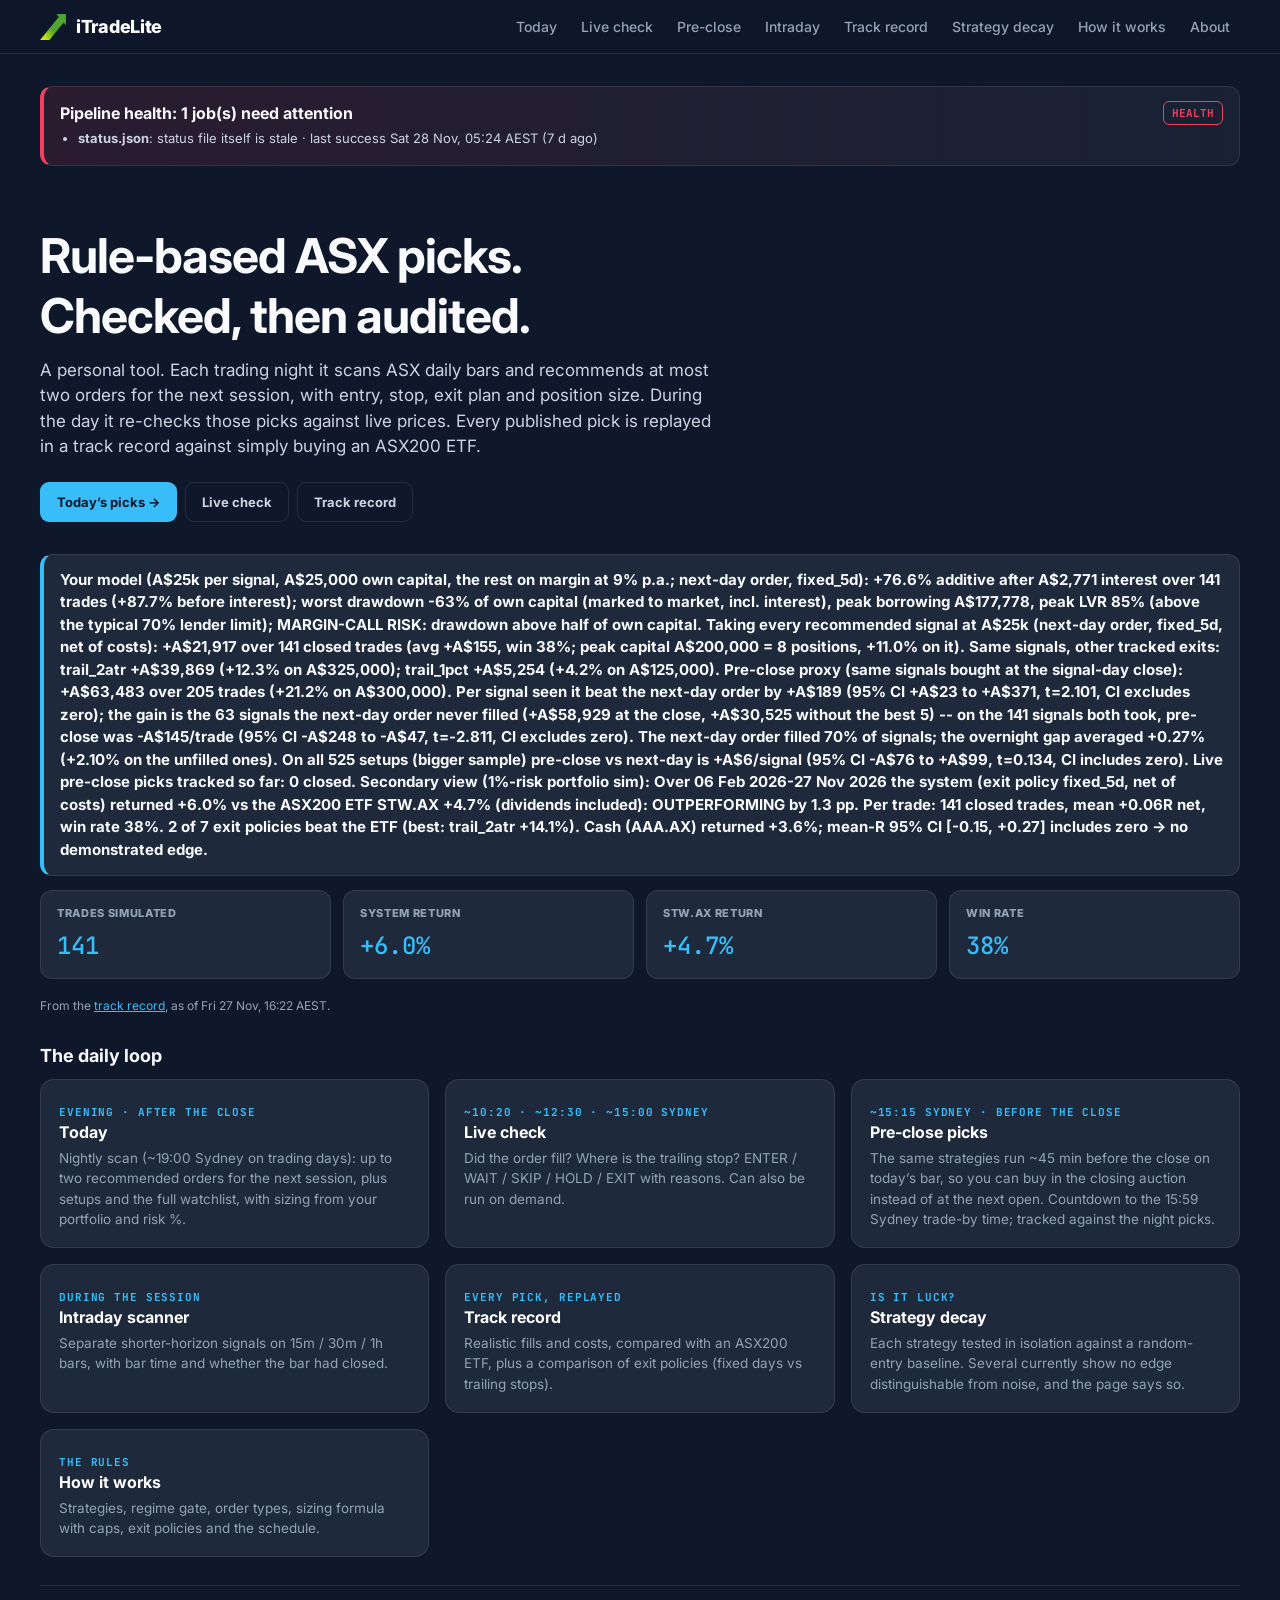
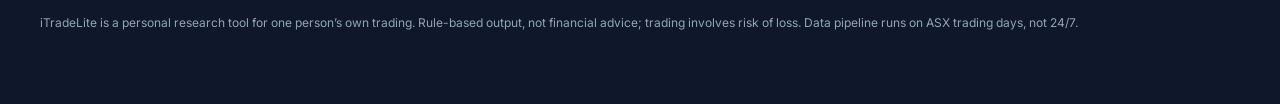
<file: index.html>
<!doctype html>
<html lang="en-AU">
<head>
  <meta charset="utf-8" />
  <meta name="viewport" content="width=device-width, initial-scale=1" />
  <title>iTradeLite — rule-based ASX picks, checked and audited</title>
  <meta name="description" content="A personal rule-based ASX scanner: nightly picks for the next session with stops and position sizing, live checks during the day, an intraday scanner, and an honest track record against an ASX200 ETF. Not financial advice." />
  <link rel="canonical" href="https://www.itradelite.com/" />
  <meta property="og:type" content="website" />
  <meta property="og:site_name" content="iTradeLite" />
  <meta property="og:title" content="iTradeLite — rule-based ASX picks, checked and audited" />
  <meta property="og:description" content="A personal rule-based ASX scanner: nightly picks for the next session with stops and position sizing, live checks during the day, an intraday scanner, and an honest track record against an ASX200 ETF. Not financial advice." />
  <meta property="og:url" content="https://www.itradelite.com/" />
  <meta property="og:image" content="https://www.itradelite.com/assets/og.png" />
  <meta name="twitter:card" content="summary_large_image" />
  <meta name="twitter:title" content="iTradeLite — rule-based ASX picks, checked and audited" />
  <meta name="twitter:image" content="https://www.itradelite.com/assets/og.png" />
  <link rel="icon" href="/favicon.svg" type="image/svg+xml" />
  <link rel="icon" href="/favicon-96x96.png" sizes="96x96" type="image/png" />
  <link rel="apple-touch-icon" href="/apple-touch-icon.png" />
  <link rel="manifest" href="/site.webmanifest" />
  <script src="/assets/analytics-config.js"></script>
  <script src="/assets/analytics.js"></script>
  <script type="application/ld+json">
  {
    "@context": "https://schema.org",
    "@type": "WebSite",
    "name": "iTradeLite",
    "url": "https://www.itradelite.com/",
    "description": "Personal rule-based ASX scanner: nightly picks for the next session, live checks during the day, and an honest track record against an ASX200 ETF. Not financial advice."
  }
  </script>
  <link rel="stylesheet" href="/assets/itl.css" />
</head>
<body>
  <header class="topbar">
    <div class="container topbar__inner">
      <a class="brand" href="/" aria-label="iTradeLite home"><img src="/assets/logo.png" alt="" width="26" height="26" /><span>iTradeLite</span></a>
      <button class="hamburger" id="hamburgerBtn" aria-label="Toggle menu" aria-expanded="false" aria-controls="mainNav">&#9776;</button>
      <nav class="nav" id="mainNav" aria-label="Primary">
        <a href="/today/">Today</a>
        <a href="/live/">Live check</a>
        <a href="/preclose/">Pre-close</a>
        <a href="/intraday/">Intraday</a>
        <a href="/track-record/">Track record</a>
        <a href="/strategy-decay/">Strategy decay</a>
        <a href="/how-it-works.html">How it works</a>
        <a href="/about.html">About</a>
      </nav>
    </div>
  </header>

  <main class="container pagePad">
    <div id="itl-health"></div>
    <div id="pendingExits"></div>

    <section class="hero">
      <h1>Rule-based ASX picks.<br />Checked, then audited.</h1>
      <p>A personal tool. Each trading night it scans ASX daily bars and recommends at most two orders for the next session, with entry, stop, exit plan and position size. During the day it re-checks those picks against live prices. Every published pick is replayed in a track record against simply buying an ASX200 ETF.</p>
      <div class="btn-row">
        <a class="btn" href="/today/">Today&rsquo;s picks &rarr;</a>
        <a class="btn btn--ghost" href="/live/">Live check</a>
        <a class="btn btn--ghost" href="/track-record/">Track record</a>
      </div>
    </section>

    <div id="stats"></div>

    <h2 style="margin:30px 0 12px;font-size:18px;">The daily loop</h2>
    <div class="grid3">
      <a class="tile" href="/today/"><span class="k">EVENING &middot; AFTER THE CLOSE</span><h3>Today</h3><p>Nightly scan (~19:00 Sydney on trading days): up to two recommended orders for the next session, plus setups and the full watchlist, with sizing from your portfolio and risk %.</p></a>
      <a class="tile" href="/live/"><span class="k">~10:20 &middot; ~12:30 &middot; ~15:00 SYDNEY</span><h3>Live check</h3><p>Did the order fill? Where is the trailing stop? ENTER / WAIT / SKIP / HOLD / EXIT with reasons. Can also be run on demand.</p></a>
      <a class="tile" href="/preclose/"><span class="k">~15:15 SYDNEY &middot; BEFORE THE CLOSE</span><h3>Pre-close picks</h3><p>The same strategies run ~45 min before the close on today&rsquo;s bar, so you can buy in the closing auction instead of at the next open. Countdown to the 15:59 Sydney trade-by time; tracked against the night picks.</p></a>
      <a class="tile" href="/intraday/"><span class="k">DURING THE SESSION</span><h3>Intraday scanner</h3><p>Separate shorter-horizon signals on 15m / 30m / 1h bars, with bar time and whether the bar had closed.</p></a>
      <a class="tile" href="/track-record/"><span class="k">EVERY PICK, REPLAYED</span><h3>Track record</h3><p>Realistic fills and costs, compared with an ASX200 ETF, plus a comparison of exit policies (fixed days vs trailing stops).</p></a>
      <a class="tile" href="/strategy-decay/"><span class="k">IS IT LUCK?</span><h3>Strategy decay</h3><p>Each strategy tested in isolation against a random-entry baseline. Several currently show no edge distinguishable from noise, and the page says so.</p></a>
      <a class="tile" href="/how-it-works.html"><span class="k">THE RULES</span><h3>How it works</h3><p>Strategies, regime gate, order types, sizing formula with caps, exit policies and the schedule.</p></a>
    </div>

    <footer class="site-foot">
      iTradeLite is a personal research tool for one person&rsquo;s own trading. Rule-based output, not financial advice; trading involves risk of loss.
      Data pipeline runs on ASX trading days, not 24/7.
    </footer>
  </main>

  <script src="/assets/itl.js"></script>
  <script src="/assets/pages/home.js"></script>
  <script>ITL_HOME.boot();</script>
</body>
</html>
</file>
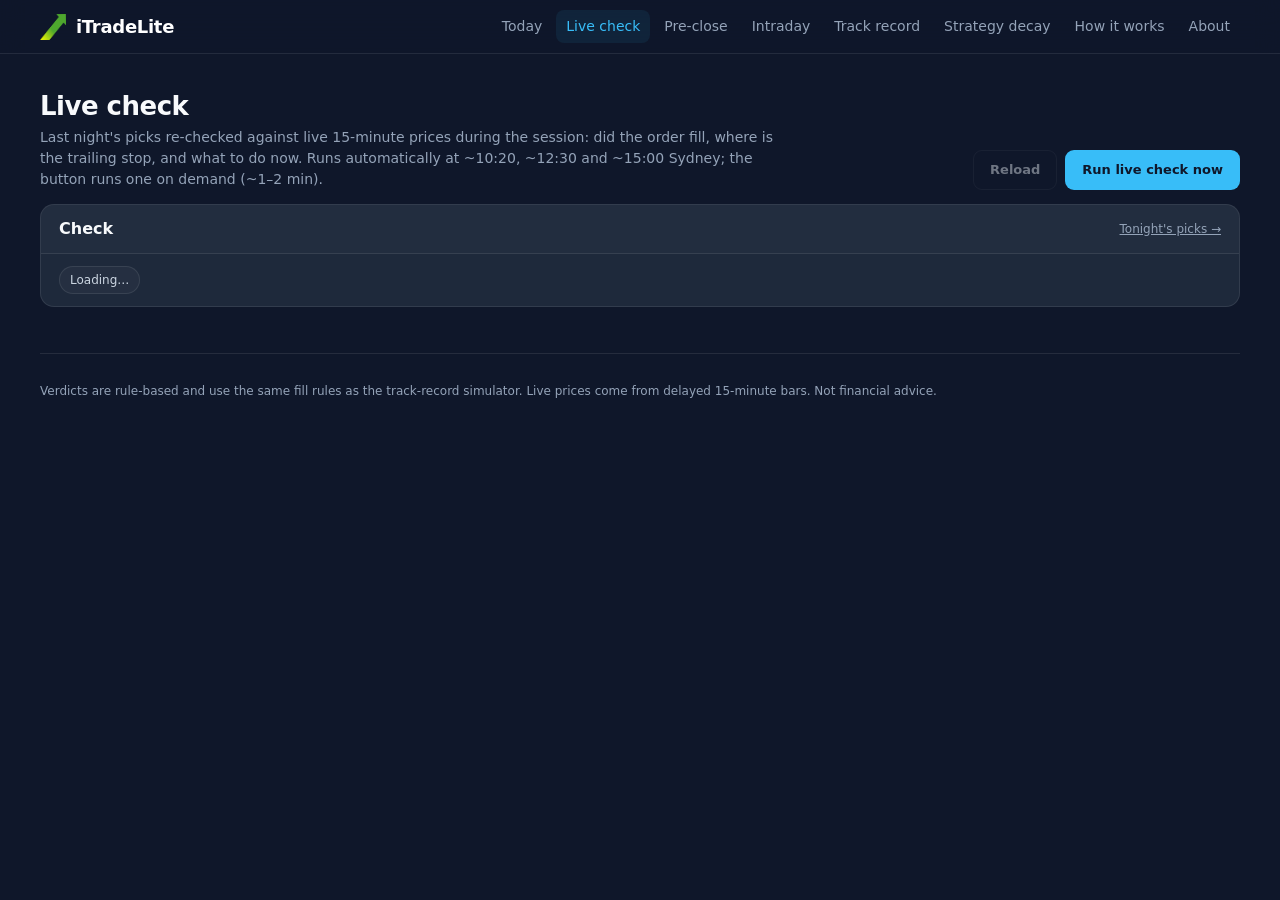
<file: before-close/index.html>
<!doctype html>
<html lang="en-AU">
<head>
  <meta charset="utf-8" />
  <title>Moved to Live check — iTradeLite</title>
  <meta name="robots" content="noindex" />
  <link rel="canonical" href="https://www.itradelite.com/live/" />
  <meta http-equiv="refresh" content="0; url=/live/" />
  <link rel="stylesheet" href="/assets/itl.css" />
</head>
<body>
  <main class="container pagePad">
    <h1>Before-close has moved</h1>
    <p>The before-close update is now the <a href="/live/">Live check</a> page, which re-checks the picks several times during the session.</p>
  </main>
</body>
</html>
</file>
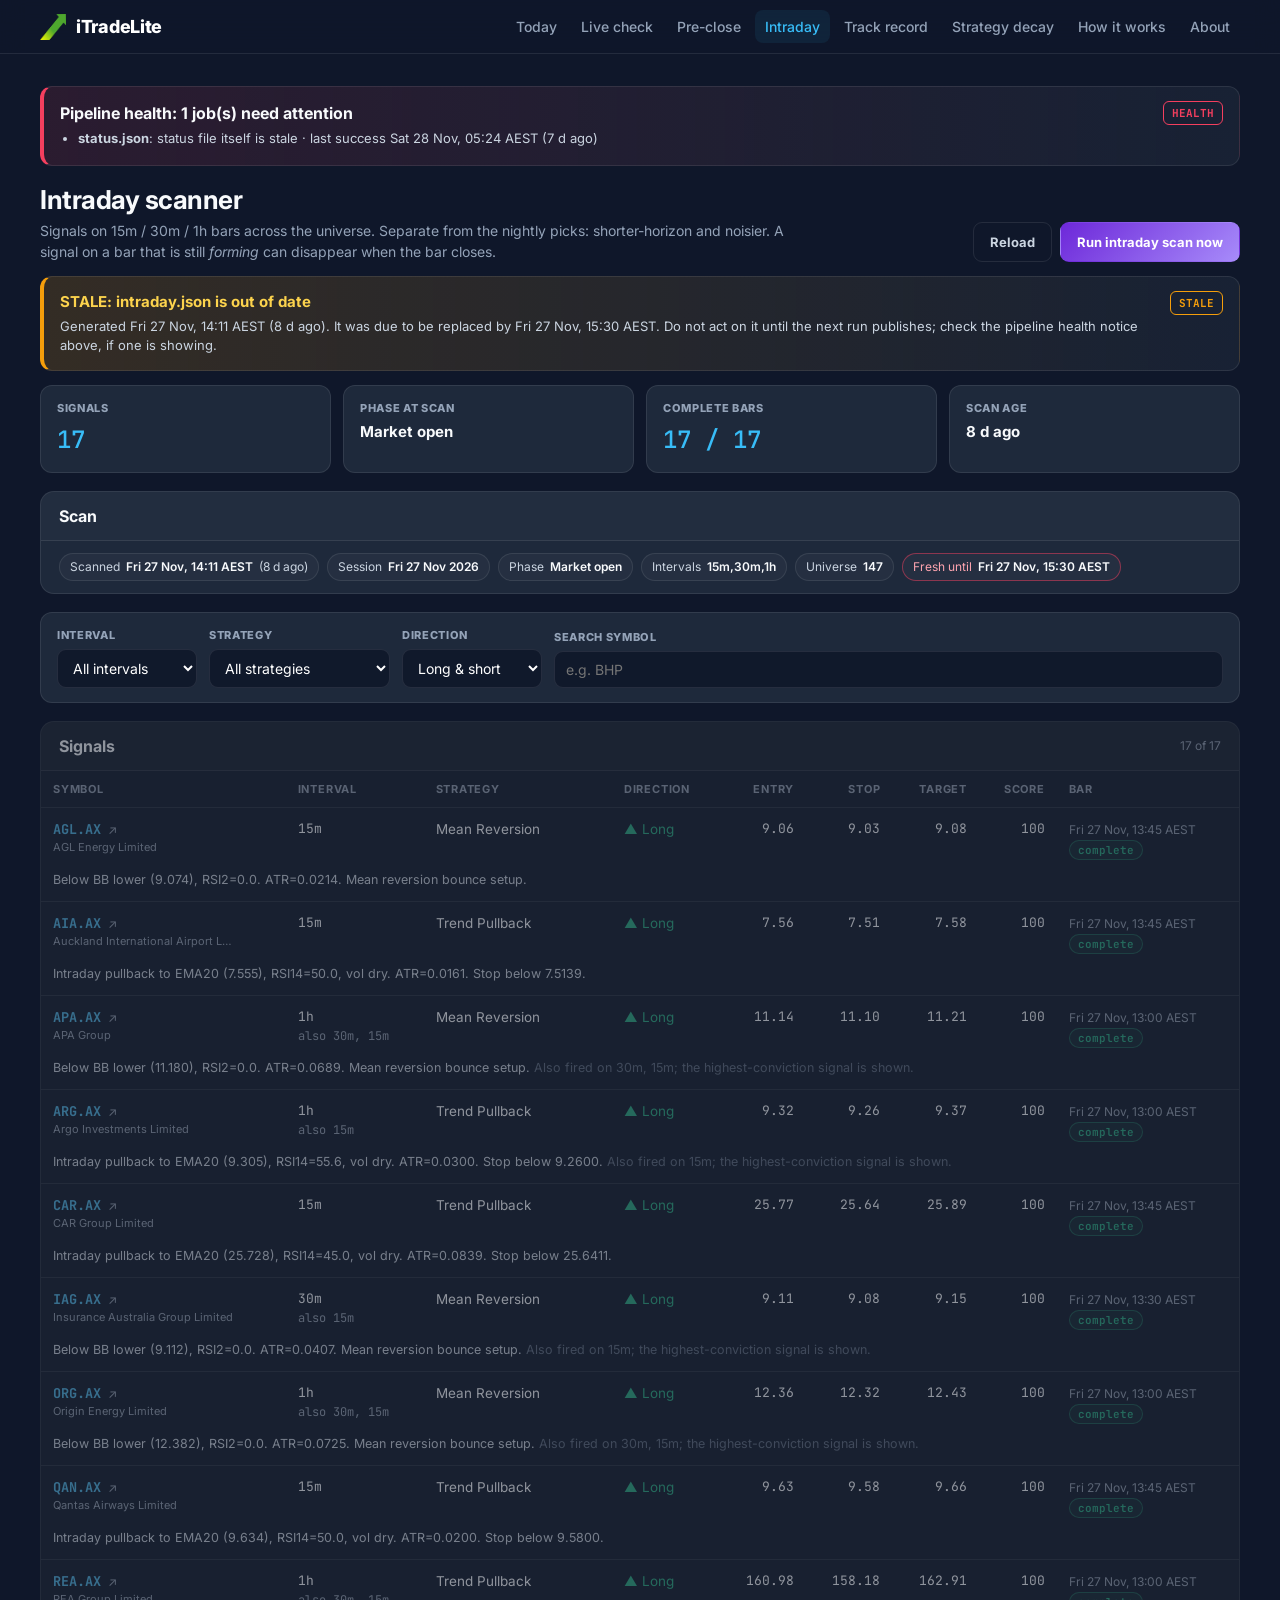
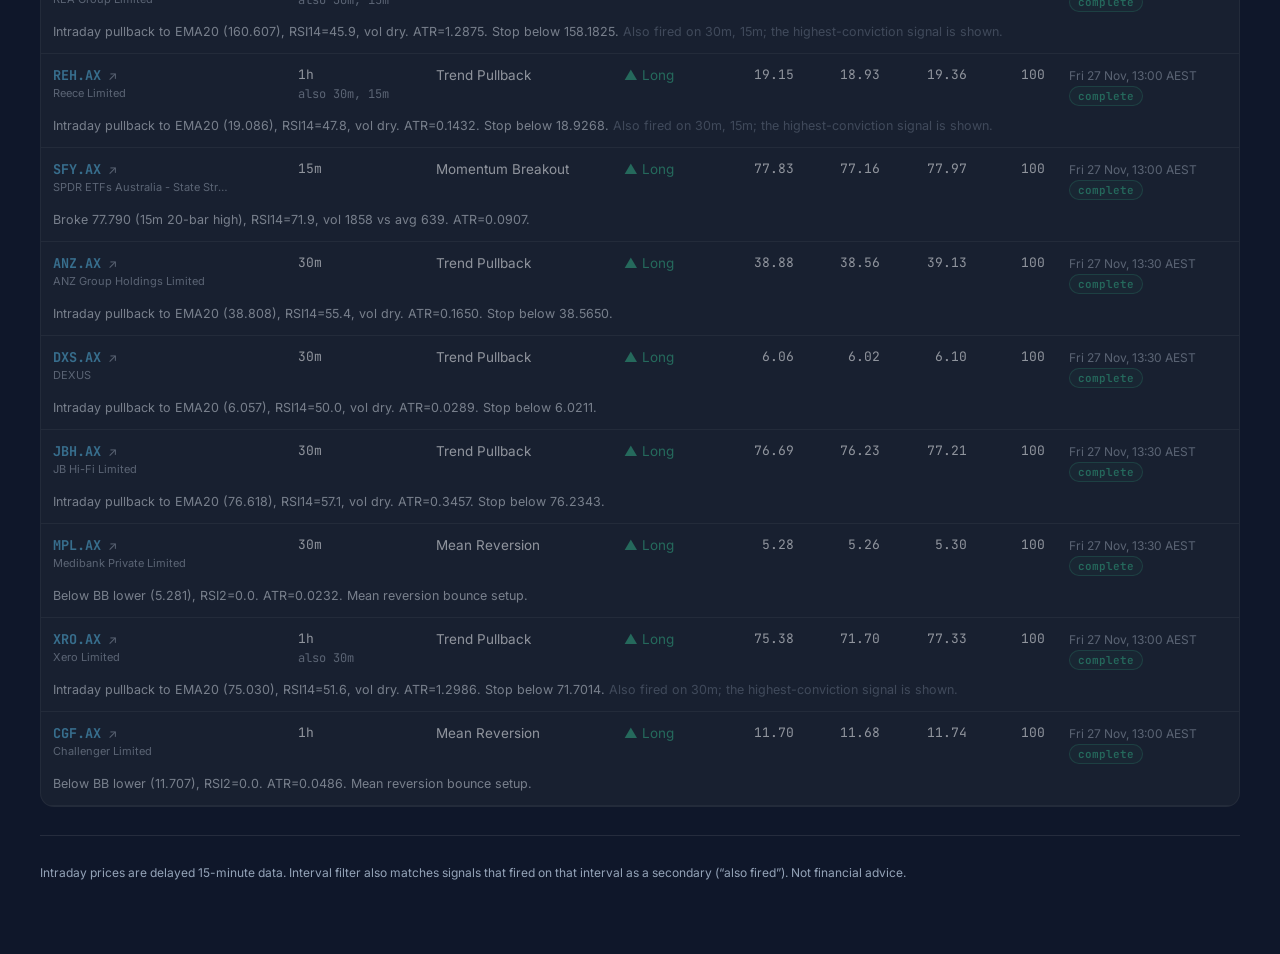
<file: intraday/index.html>
<!doctype html>
<html lang="en-AU">
<head>
  <meta charset="utf-8" />
  <meta name="viewport" content="width=device-width, initial-scale=1" />
  <title>Intraday scanner — iTradeLite</title>
  <meta name="description" content="Intraday ASX signals on 15m / 30m / 1h bars from the iTradeLite scanner, with bar time and completeness." />
  <link rel="canonical" href="https://www.itradelite.com/intraday/" />
  <meta property="og:title" content="Intraday scanner — iTradeLite" />
  <meta property="og:url" content="https://www.itradelite.com/intraday/" />
  <meta property="og:image" content="https://www.itradelite.com/assets/og.png" />
  <link rel="icon" href="/favicon.svg" type="image/svg+xml" />
  <link rel="icon" href="/favicon-96x96.png" sizes="96x96" type="image/png" />
  <link rel="apple-touch-icon" href="/apple-touch-icon.png" />
  <link rel="manifest" href="/site.webmanifest" />
  <script src="/assets/analytics-config.js"></script>
  <script src="/assets/analytics.js"></script>
  <link rel="stylesheet" href="/assets/itl.css" />
</head>
<body>
  <header class="topbar">
    <div class="container topbar__inner">
      <a class="brand" href="/" aria-label="iTradeLite home"><img src="/assets/logo.png" alt="" width="26" height="26" /><span>iTradeLite</span></a>
      <button class="hamburger" id="hamburgerBtn" aria-label="Toggle menu" aria-expanded="false" aria-controls="mainNav">&#9776;</button>
      <nav class="nav" id="mainNav" aria-label="Primary">
        <a href="/today/">Today</a>
        <a href="/live/">Live check</a>
        <a href="/preclose/">Pre-close</a>
        <a href="/intraday/">Intraday</a>
        <a href="/track-record/">Track record</a>
        <a href="/strategy-decay/">Strategy decay</a>
        <a href="/how-it-works.html">How it works</a>
        <a href="/about.html">About</a>
      </nav>
    </div>
  </header>

  <main class="container pagePad">
    <div id="itl-health"></div>

    <div class="page-head">
      <div>
        <h1>Intraday scanner</h1>
        <p>Signals on 15m / 30m / 1h bars across the universe. Separate from the nightly picks: shorter-horizon and noisier. A signal on a bar that is still <i>forming</i> can disappear when the bar closes.</p>
      </div>
      <div>
        <div class="btn-row">
          <button class="btn btn--ghost" id="reloadBtn" type="button">Reload</button>
          <button class="btn btn--violet" id="refreshBtn" type="button">Run intraday scan now</button>
        </div>
        <div class="refresh-status" id="refreshStatus" role="status" aria-live="polite"></div>
      </div>
    </div>

    <div id="loadError"></div>
    <div id="banners"></div>

    <div class="kpiGrid kpiGrid--compact" aria-label="Summary">
      <div class="kpiBox"><div class="kpiLabel">Signals</div><div class="kpiValue" id="kpiSignals">&mdash;</div></div>
      <div class="kpiBox"><div class="kpiLabel">Phase at scan</div><div class="kpiValue kpiValue--text" id="kpiPhase">&mdash;</div></div>
      <div class="kpiBox"><div class="kpiLabel">Complete bars</div><div class="kpiValue" id="kpiComplete">&mdash;</div></div>
      <div class="kpiBox"><div class="kpiLabel">Scan age</div><div class="kpiValue kpiValue--text" id="kpiAge">&mdash;</div></div>
    </div>

    <section class="card" aria-label="Scan details">
      <div class="card__head"><h2>Scan</h2></div>
      <div class="meta" id="meta"><span class="pill">Loading&hellip;</span></div>
    </section>

    <section class="controls" aria-label="Filters">
      <div class="field"><label for="intervalFilter">Interval</label><select id="intervalFilter"><option value="all">All intervals</option></select></div>
      <div class="field"><label for="stratFilter">Strategy</label><select id="stratFilter"><option value="all">All strategies</option></select></div>
      <div class="field"><label for="dirFilter">Direction</label>
        <select id="dirFilter"><option value="all">Long &amp; short</option><option value="long">Long</option><option value="short">Short</option></select></div>
      <div class="field field--grow"><label for="symSearch">Search symbol</label><input id="symSearch" type="text" placeholder="e.g. BHP" autocomplete="off" /></div>
    </section>

    <div id="tables"></div>

    <footer class="site-foot">Intraday prices are delayed 15-minute data. Interval filter also matches signals that fired on that interval as a secondary (&ldquo;also fired&rdquo;). Not financial advice.</footer>
  </main>

  <script src="/assets/itl.js"></script>
  <script src="/assets/pages/intraday.js"></script>
  <script>ITL_INTRADAY.boot();</script>
</body>
</html>
</file>
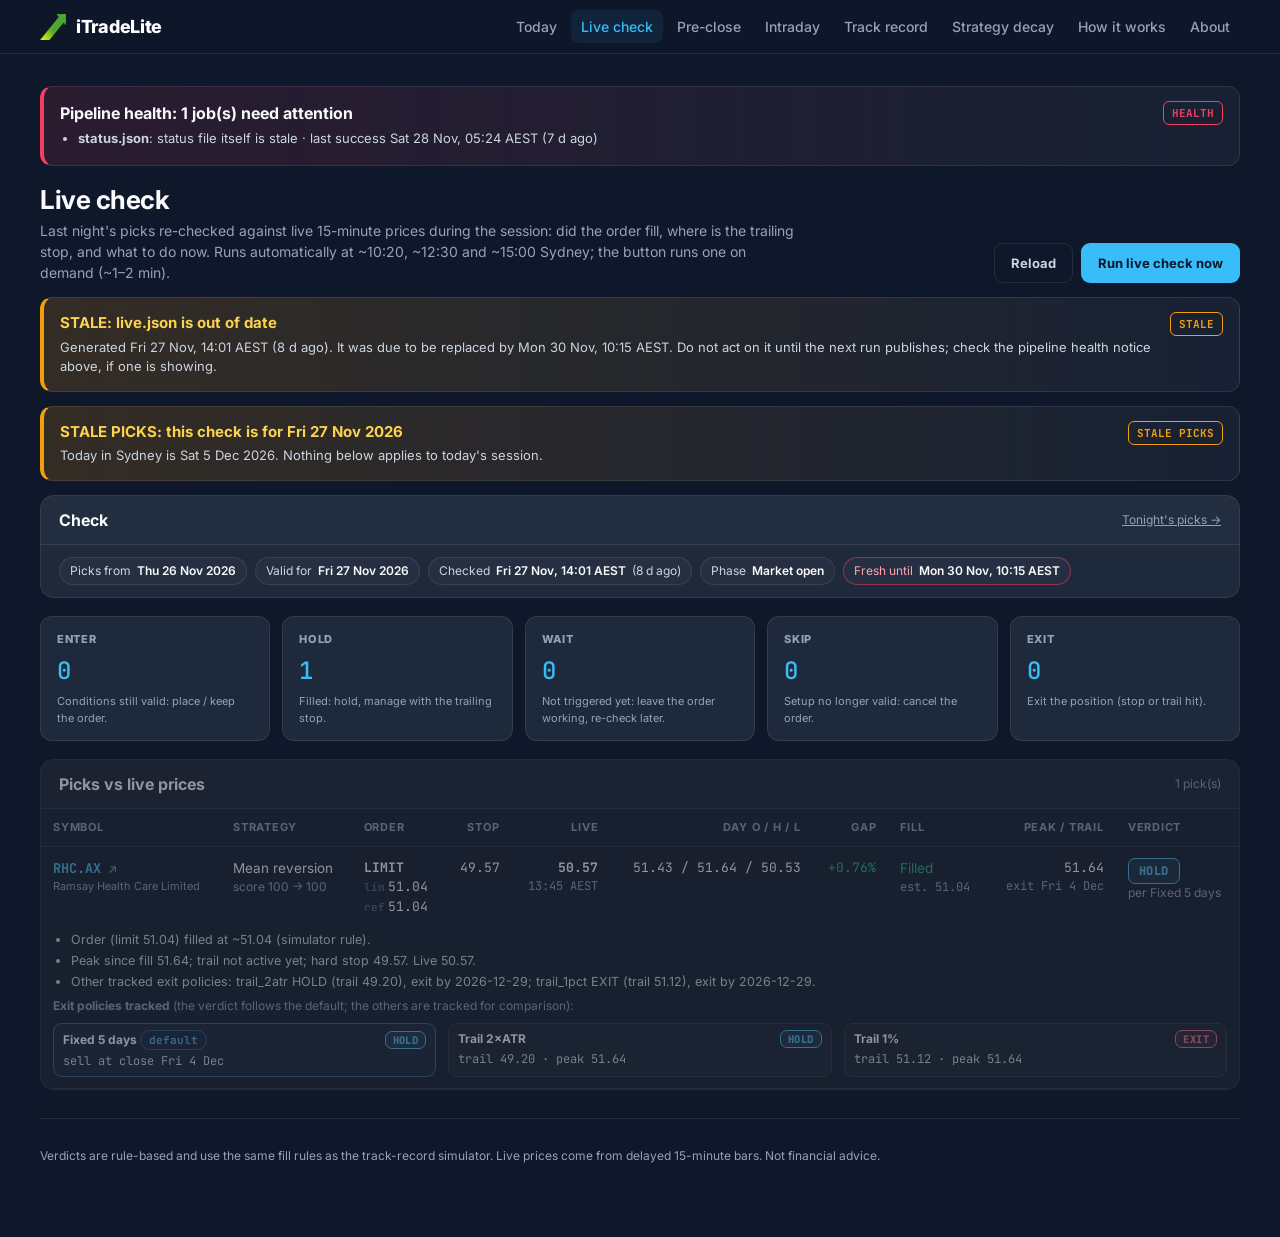
<file: live/index.html>
<!doctype html>
<html lang="en-AU">
<head>
  <meta charset="utf-8" />
  <meta name="viewport" content="width=device-width, initial-scale=1" />
  <title>Live check — iTradeLite</title>
  <meta name="description" content="Re-checks the iTradeLite picks valid for the current ASX session against live prices: fill status, trailing stop and an ENTER / WAIT / SKIP / HOLD / EXIT verdict." />
  <link rel="canonical" href="https://www.itradelite.com/live/" />
  <meta property="og:title" content="Live check — iTradeLite" />
  <meta property="og:url" content="https://www.itradelite.com/live/" />
  <meta property="og:image" content="https://www.itradelite.com/assets/og.png" />
  <link rel="icon" href="/favicon.svg" type="image/svg+xml" />
  <link rel="icon" href="/favicon-96x96.png" sizes="96x96" type="image/png" />
  <link rel="apple-touch-icon" href="/apple-touch-icon.png" />
  <link rel="manifest" href="/site.webmanifest" />
  <script src="/assets/analytics-config.js"></script>
  <script src="/assets/analytics.js"></script>
  <link rel="stylesheet" href="/assets/itl.css" />
</head>
<body>
  <header class="topbar">
    <div class="container topbar__inner">
      <a class="brand" href="/" aria-label="iTradeLite home"><img src="/assets/logo.png" alt="" width="26" height="26" /><span>iTradeLite</span></a>
      <button class="hamburger" id="hamburgerBtn" aria-label="Toggle menu" aria-expanded="false" aria-controls="mainNav">&#9776;</button>
      <nav class="nav" id="mainNav" aria-label="Primary">
        <a href="/today/">Today</a>
        <a href="/live/">Live check</a>
        <a href="/preclose/">Pre-close</a>
        <a href="/intraday/">Intraday</a>
        <a href="/track-record/">Track record</a>
        <a href="/strategy-decay/">Strategy decay</a>
        <a href="/how-it-works.html">How it works</a>
        <a href="/about.html">About</a>
      </nav>
    </div>
  </header>

  <main class="container pagePad">
    <div id="itl-health"></div>

    <div class="page-head">
      <div>
        <h1>Live check</h1>
        <p>Last night's picks re-checked against live 15-minute prices during the session: did the order fill, where is the trailing stop, and what to do now. Runs automatically at ~10:20, ~12:30 and ~15:00 Sydney; the button runs one on demand (~1&ndash;2 min).</p>
      </div>
      <div>
        <div class="btn-row">
          <button class="btn btn--ghost" id="reloadBtn" type="button">Reload</button>
          <button class="btn" id="refreshBtn" type="button">Run live check now</button>
        </div>
        <div class="refresh-status" id="refreshStatus" role="status" aria-live="polite"></div>
      </div>
    </div>

    <div id="loadError"></div>
    <div id="banners"></div>

    <section class="card" aria-label="Check details">
      <div class="card__head"><h2>Check</h2><a class="small" href="/today/">Tonight's picks &rarr;</a></div>
      <div class="meta" id="meta"><span class="pill">Loading&hellip;</span></div>
    </section>

    <div class="kpiGrid kpiGrid--compact" id="kpis" aria-label="Verdicts"></div>

    <div id="items"></div>

    <footer class="site-foot">
      Verdicts are rule-based and use the same fill rules as the track-record simulator. Live prices come from delayed 15-minute bars. Not financial advice.
    </footer>
  </main>

  <script src="/assets/itl.js"></script>
  <script src="/assets/pages/live.js"></script>
  <script>ITL_LIVE.boot();</script>
</body>
</html>
</file>
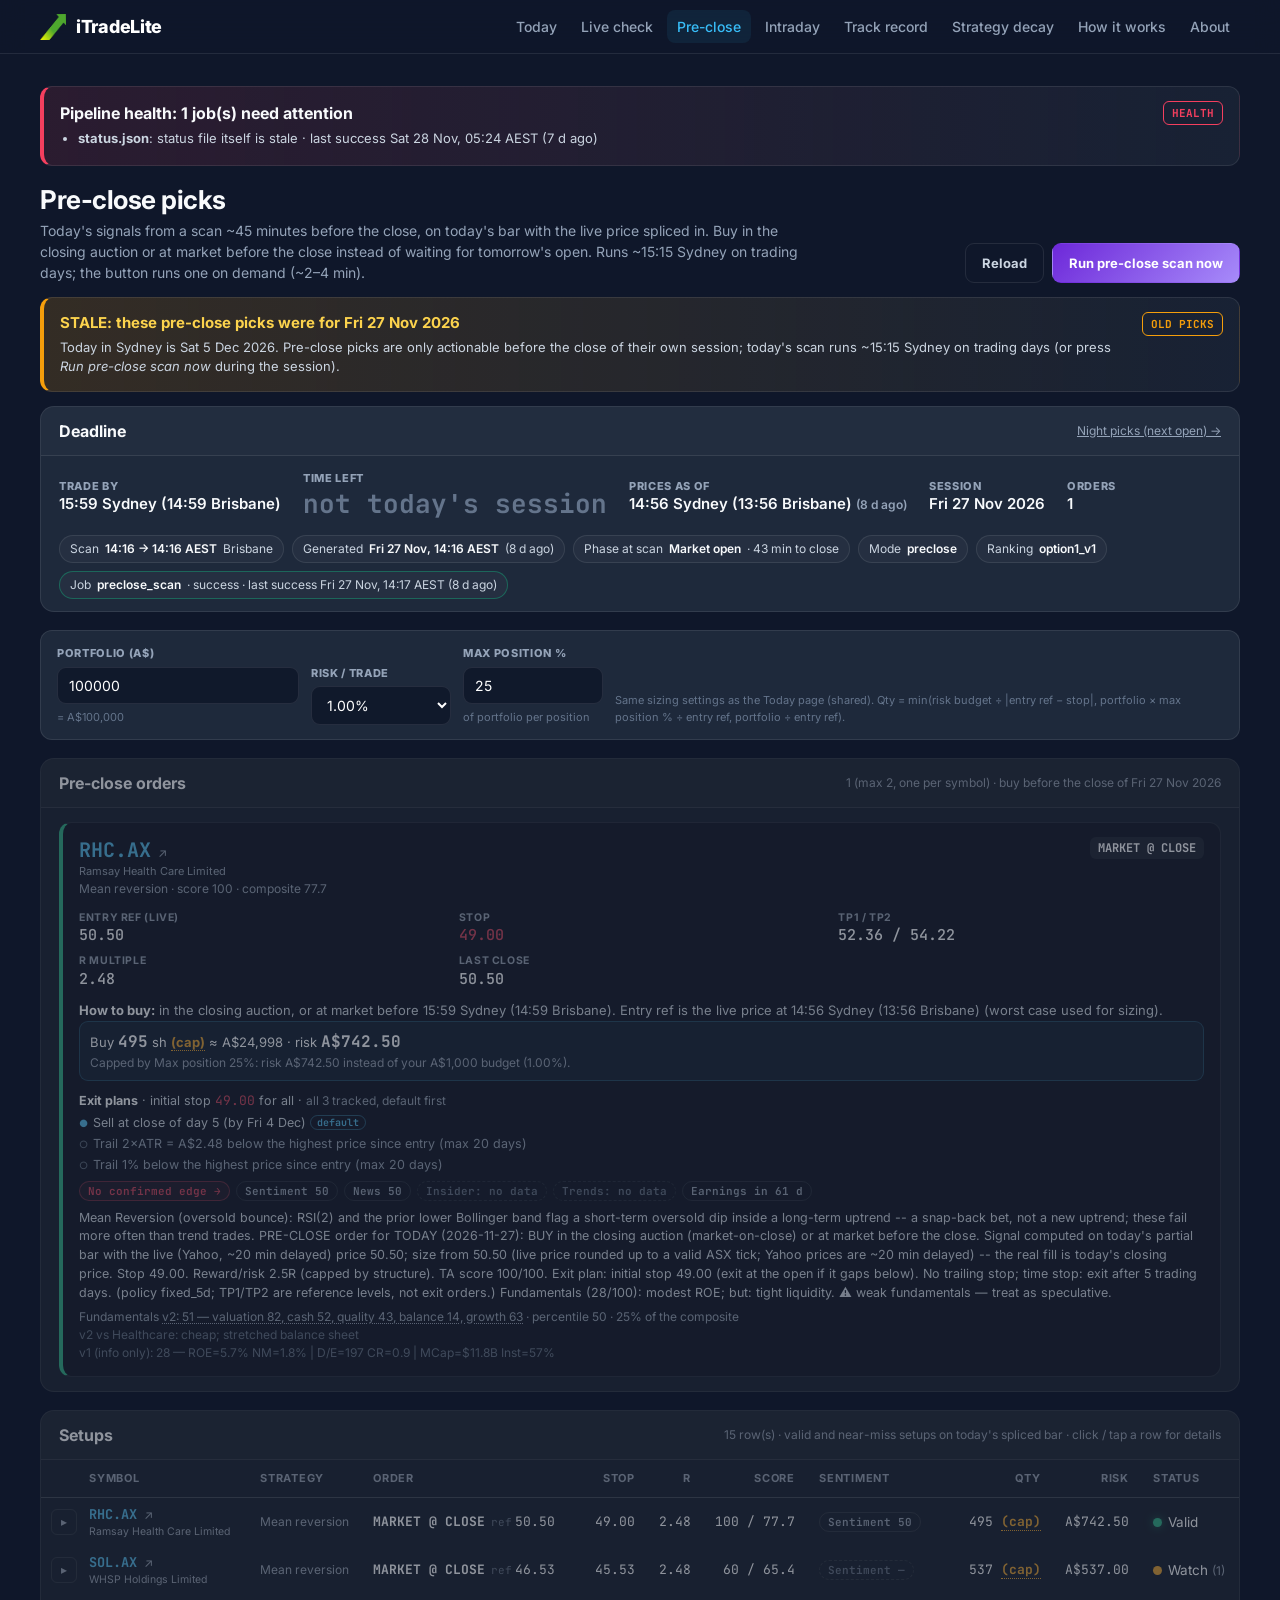
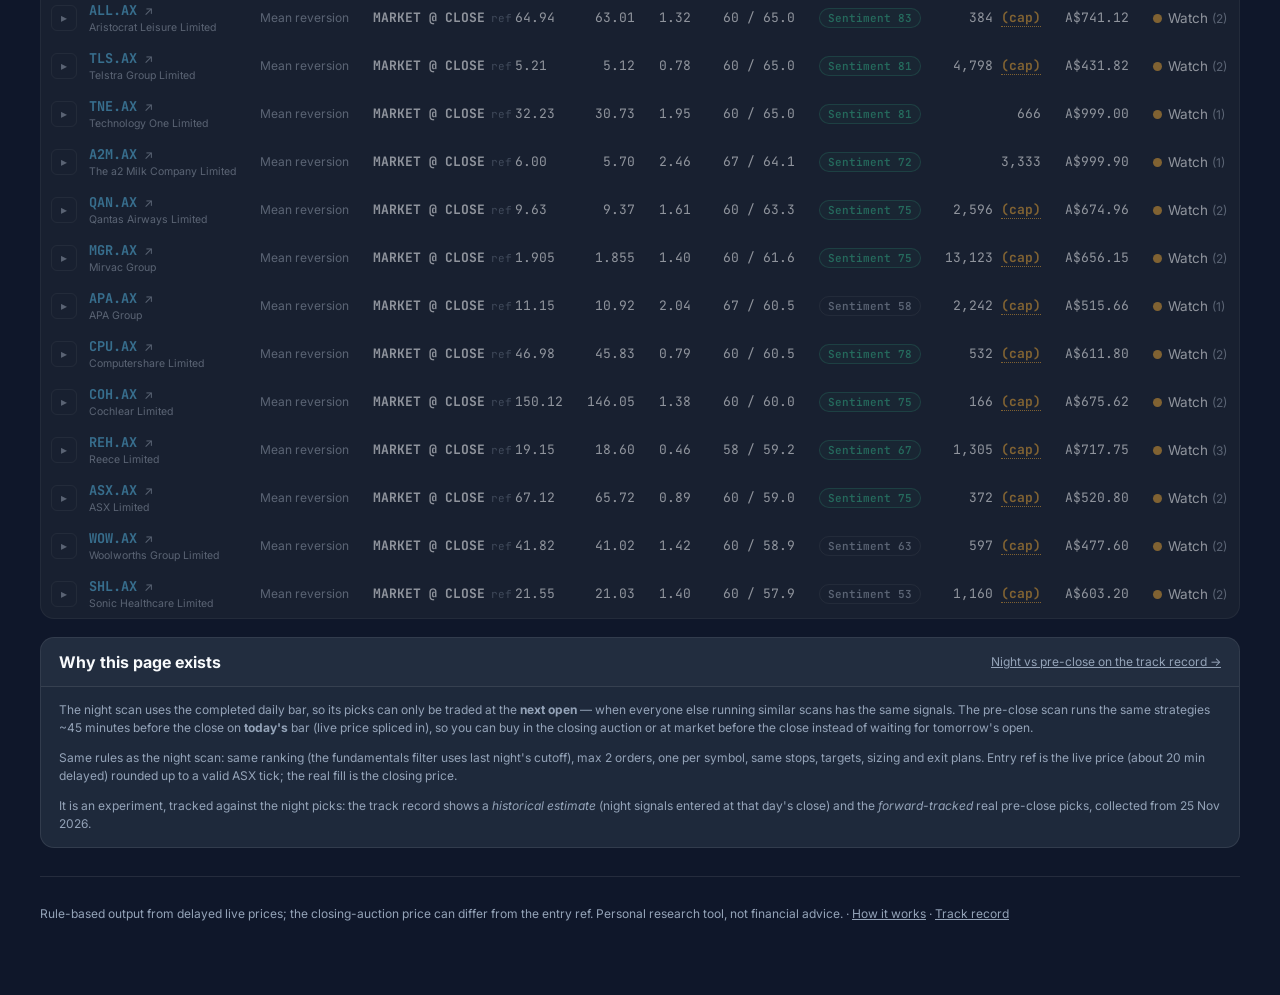
<file: preclose/index.html>
<!doctype html>
<html lang="en-AU">
<head>
  <meta charset="utf-8" />
  <meta name="viewport" content="width=device-width, initial-scale=1" />
  <title>Pre-close picks — iTradeLite</title>
  <meta name="description" content="iTradeLite pre-close scan: today's ASX signals ~45 minutes before the close, to buy in the closing auction instead of at the next open. Countdown, sizing and three tracked exit plans. Not financial advice." />
  <link rel="canonical" href="https://www.itradelite.com/preclose/" />
  <meta property="og:title" content="Pre-close picks — iTradeLite" />
  <meta property="og:url" content="https://www.itradelite.com/preclose/" />
  <meta property="og:image" content="https://www.itradelite.com/assets/og.png" />
  <link rel="icon" href="/favicon.svg" type="image/svg+xml" />
  <link rel="icon" href="/favicon-96x96.png" sizes="96x96" type="image/png" />
  <link rel="apple-touch-icon" href="/apple-touch-icon.png" />
  <link rel="manifest" href="/site.webmanifest" />
  <script src="/assets/analytics-config.js"></script>
  <script src="/assets/analytics.js"></script>
  <link rel="stylesheet" href="/assets/itl.css" />
</head>
<body>
  <header class="topbar">
    <div class="container topbar__inner">
      <a class="brand" href="/" aria-label="iTradeLite home"><img src="/assets/logo.png" alt="" width="26" height="26" /><span>iTradeLite</span></a>
      <button class="hamburger" id="hamburgerBtn" aria-label="Toggle menu" aria-expanded="false" aria-controls="mainNav">&#9776;</button>
      <nav class="nav" id="mainNav" aria-label="Primary">
        <a href="/today/">Today</a>
        <a href="/live/">Live check</a>
        <a href="/preclose/">Pre-close</a>
        <a href="/intraday/">Intraday</a>
        <a href="/track-record/">Track record</a>
        <a href="/strategy-decay/">Strategy decay</a>
        <a href="/how-it-works.html">How it works</a>
        <a href="/about.html">About</a>
      </nav>
    </div>
  </header>

  <main class="container pagePad">
    <div id="itl-health"></div>

    <div class="page-head">
      <div>
        <h1>Pre-close picks</h1>
        <p>Today's signals from a scan ~45 minutes before the close, on today's bar with the live price spliced in. Buy in the closing auction or at market before the close instead of waiting for tomorrow's open. Runs ~15:15 Sydney on trading days; the button runs one on demand (~2&ndash;4 min).</p>
      </div>
      <div>
        <div class="btn-row">
          <button class="btn btn--ghost" id="reloadBtn" type="button">Reload</button>
          <button class="btn btn--violet" id="refreshBtn" type="button">Run pre-close scan now</button>
        </div>
        <div class="refresh-status" id="refreshStatus" role="status" aria-live="polite"></div>
      </div>
    </div>

    <div id="loadError"></div>
    <div id="banners"></div>

    <section class="card" aria-label="Trade-by deadline">
      <div class="card__head"><h2>Deadline</h2><a class="small" href="/today/">Night picks (next open) &rarr;</a></div>
      <div id="deadline"><div class="meta"><span class="pill">Loading&hellip;</span></div></div>
    </section>

    <section class="controls" aria-label="Sizing">
      <div class="field"><label for="portfolio">Portfolio (A$)</label>
        <input id="portfolio" type="text" inputmode="decimal" placeholder="100k" autocomplete="off" />
        <span class="hint" id="portfolioHint"></span></div>
      <div class="field"><label for="riskPct">Risk / trade</label>
        <select id="riskPct"></select></div>
      <div class="field"><label for="maxPos">Max position %</label>
        <input id="maxPos" type="number" min="1" max="100" step="1" inputmode="decimal" />
        <span class="hint" id="maxPosHint">of portfolio per position</span></div>
      <div class="field field--grow"><span class="hint" style="min-height:0;">Same sizing settings as the Today page (shared). Qty = min(risk budget &divide; |entry ref &minus; stop|, portfolio &times; max position % &divide; entry ref, portfolio &divide; entry ref).</span></div>
    </section>

    <div id="tables"></div>
    <div id="why"></div>

    <footer class="site-foot">
      Rule-based output from delayed live prices; the closing-auction price can differ from the entry ref. Personal research tool, not financial advice.
      &middot; <a href="/how-it-works.html">How it works</a> &middot; <a href="/track-record/">Track record</a>
    </footer>
  </main>

  <script src="/assets/itl.js"></script>
  <script src="/assets/pages/today.js"></script>
  <script src="/assets/pages/preclose.js"></script>
  <script>ITL_PRECLOSE.boot();</script>
</body>
</html>
</file>
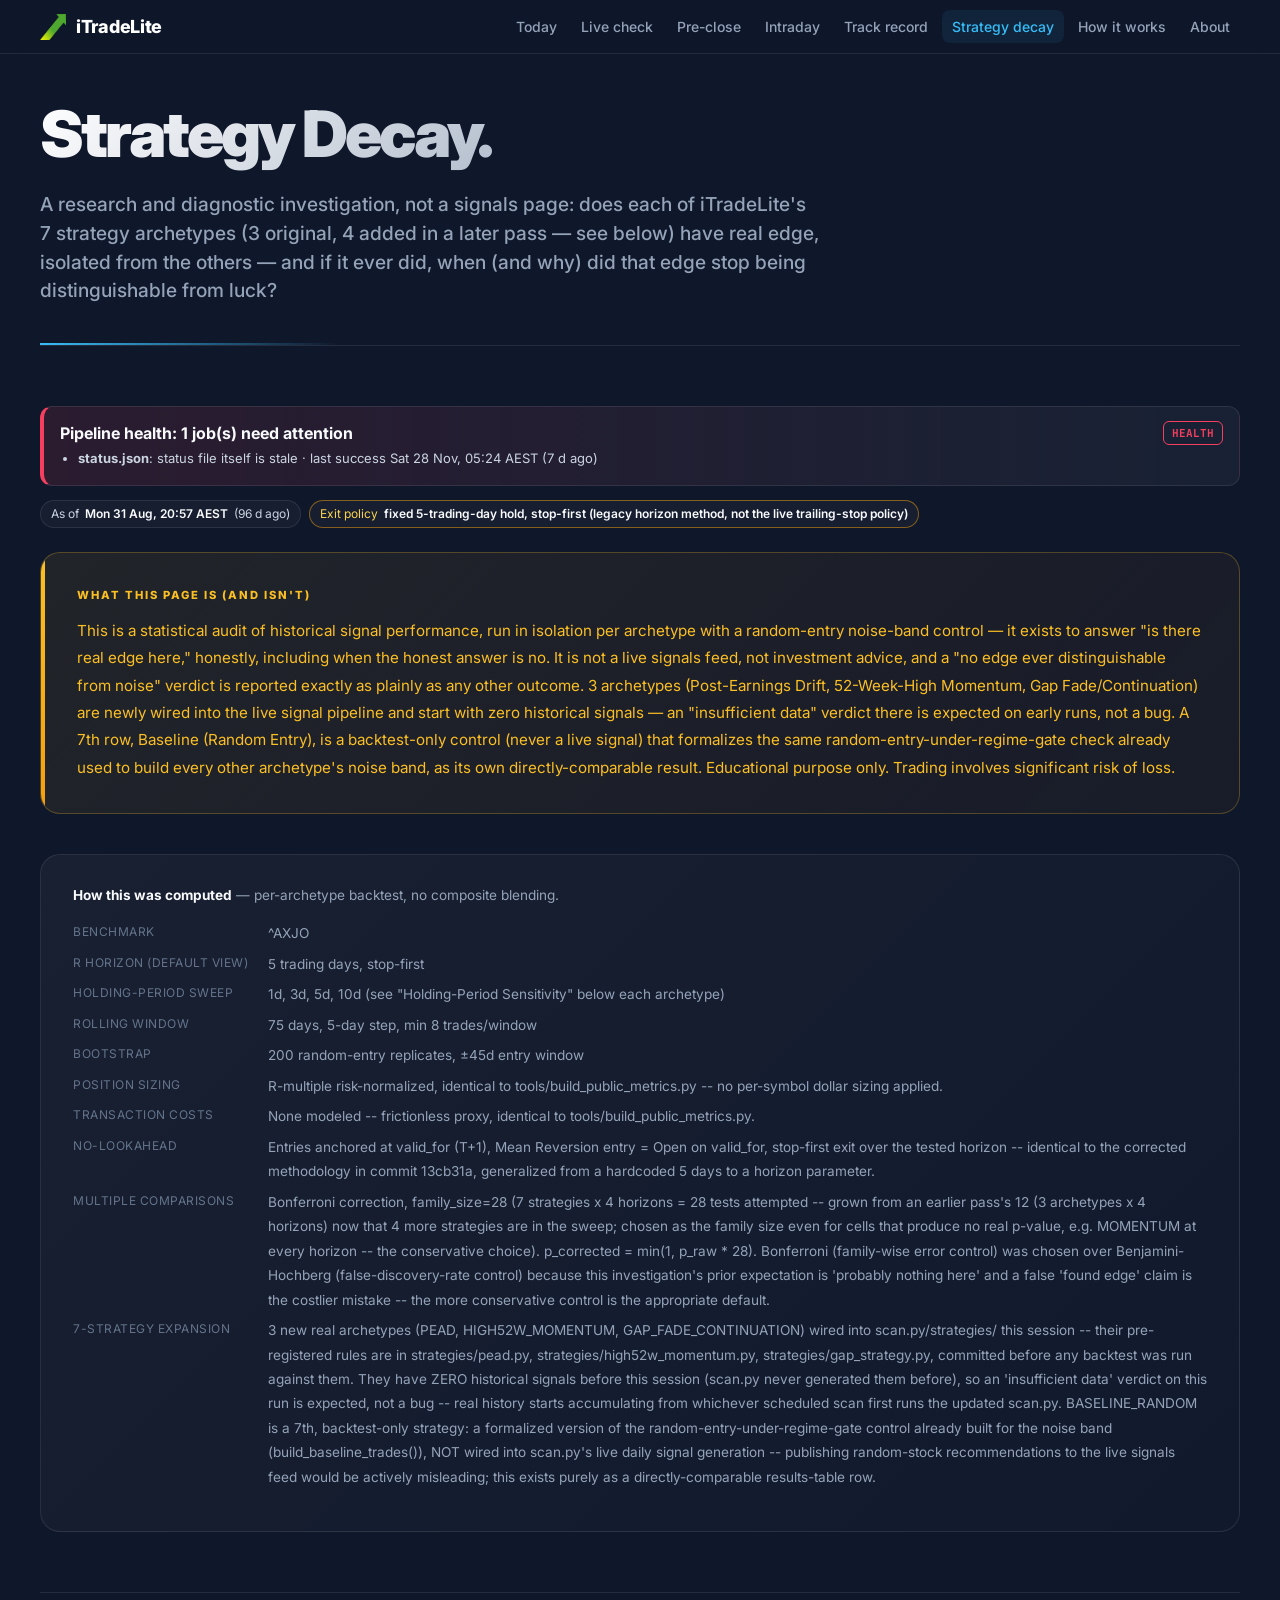
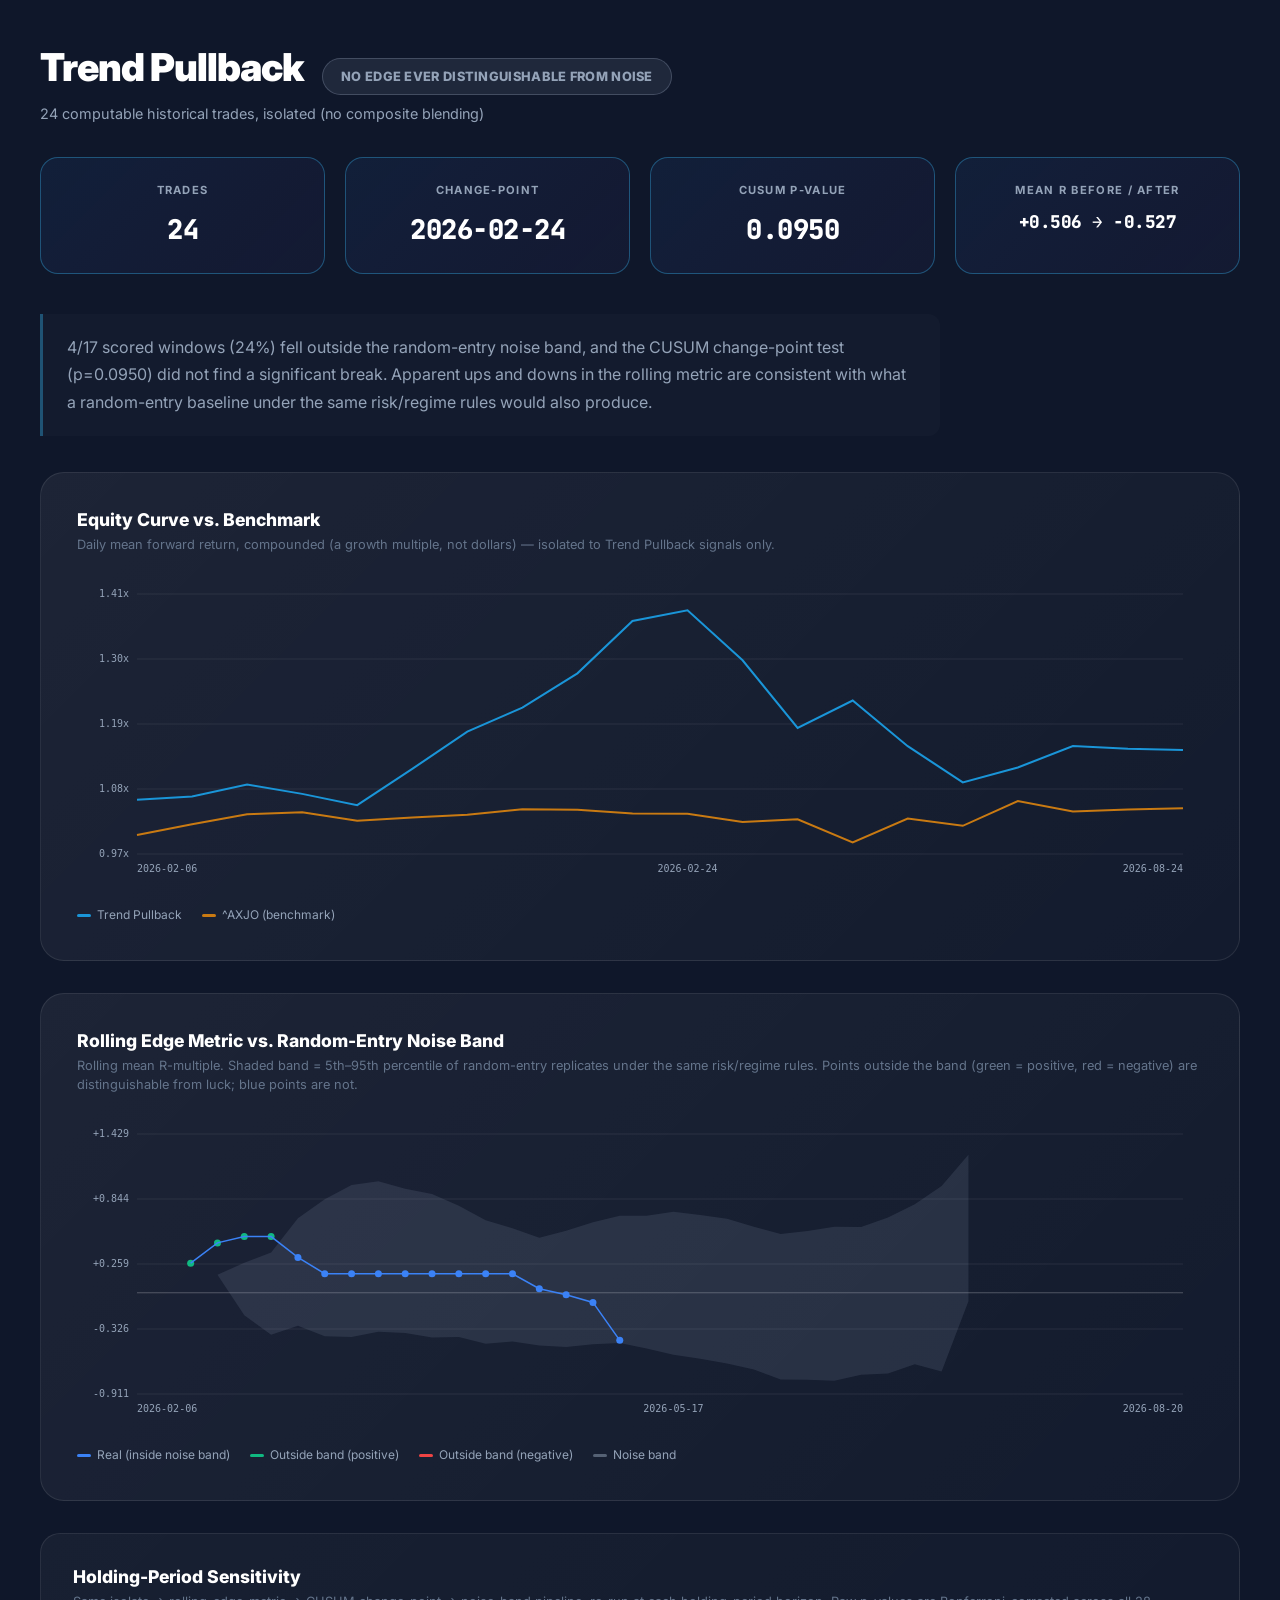
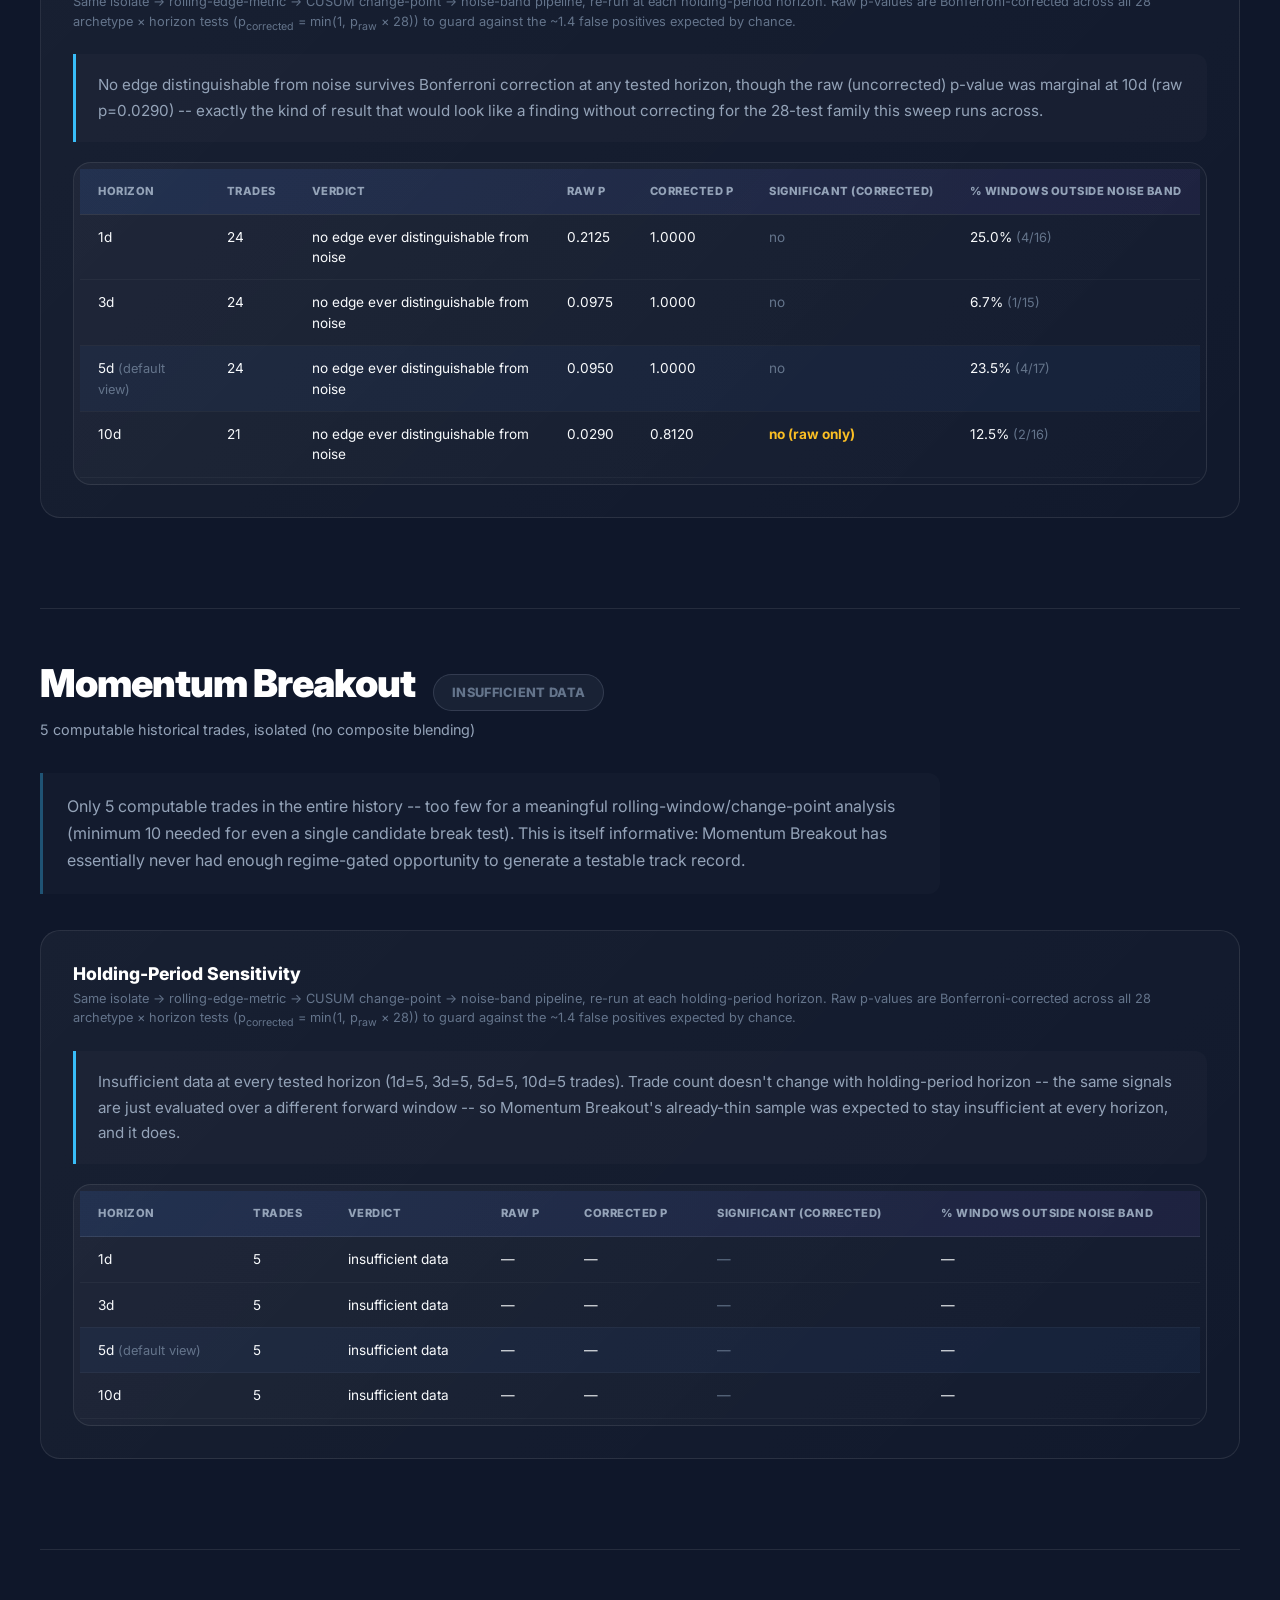
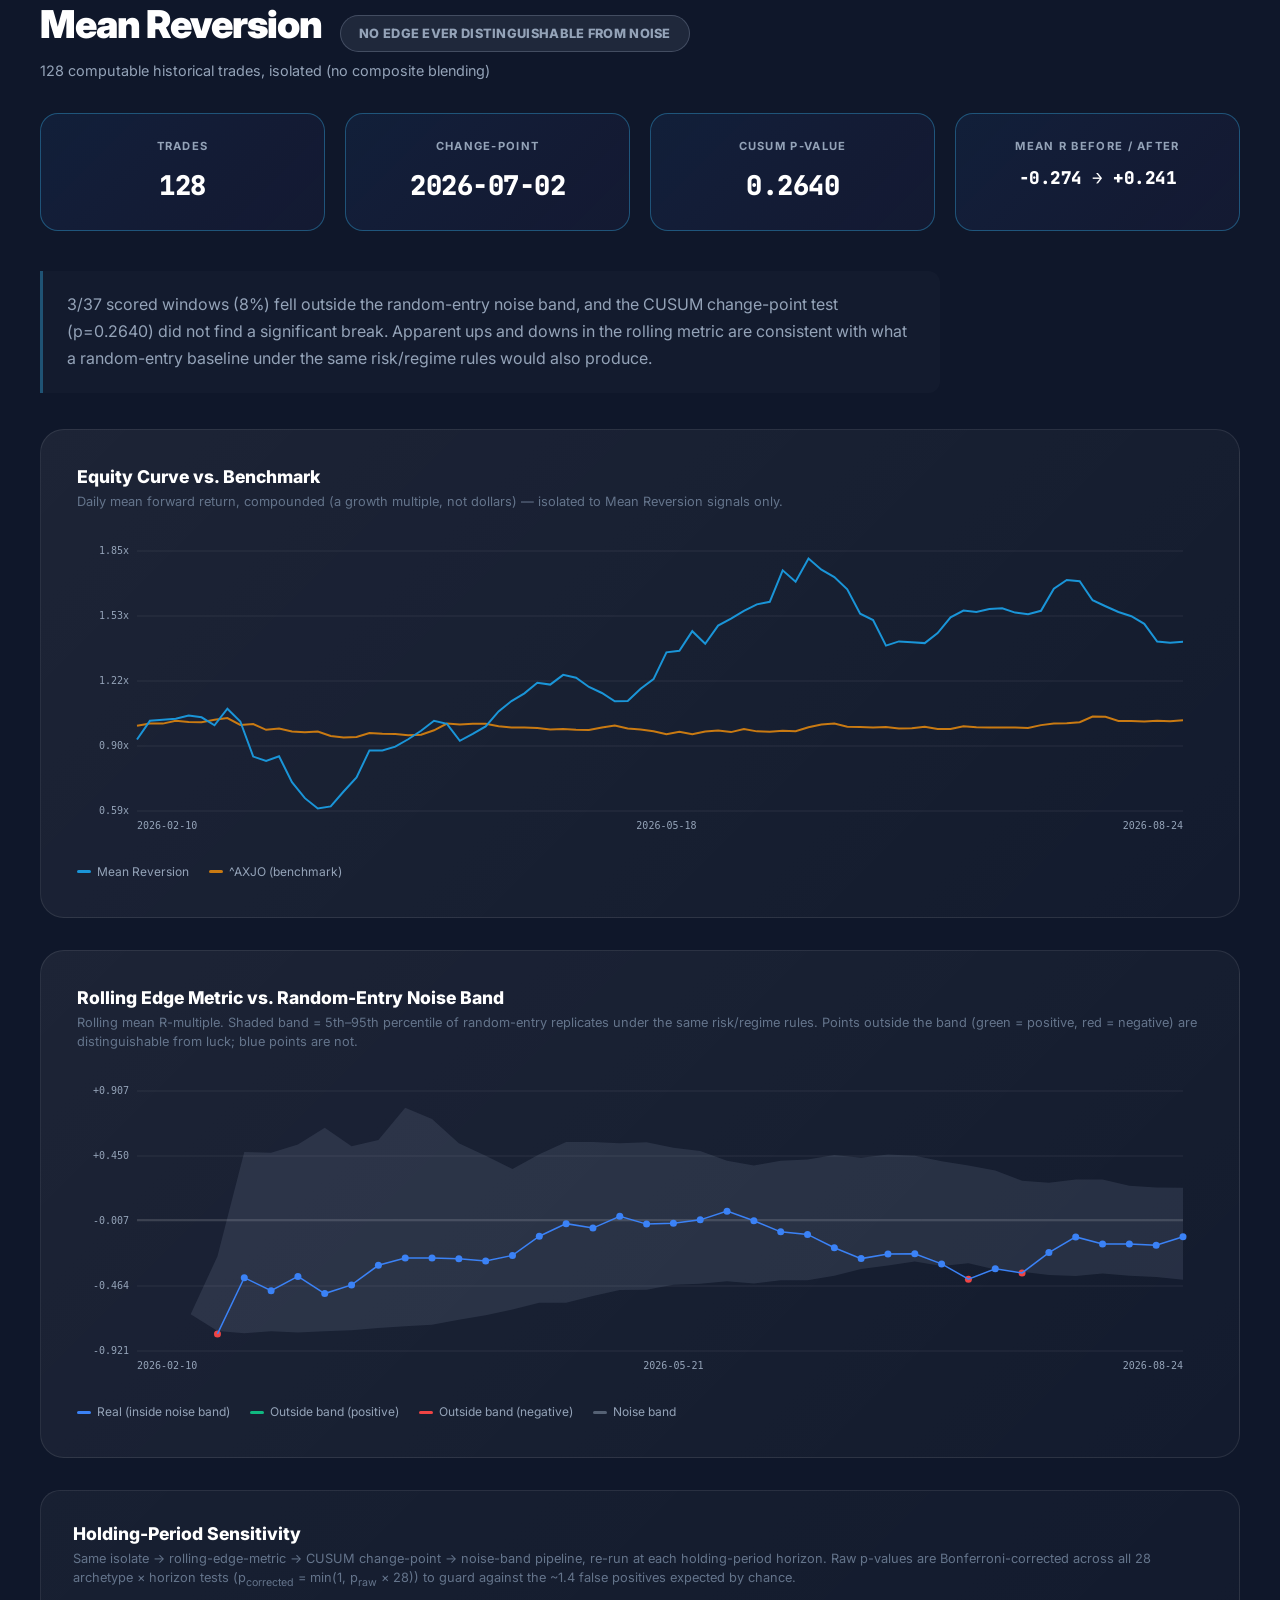
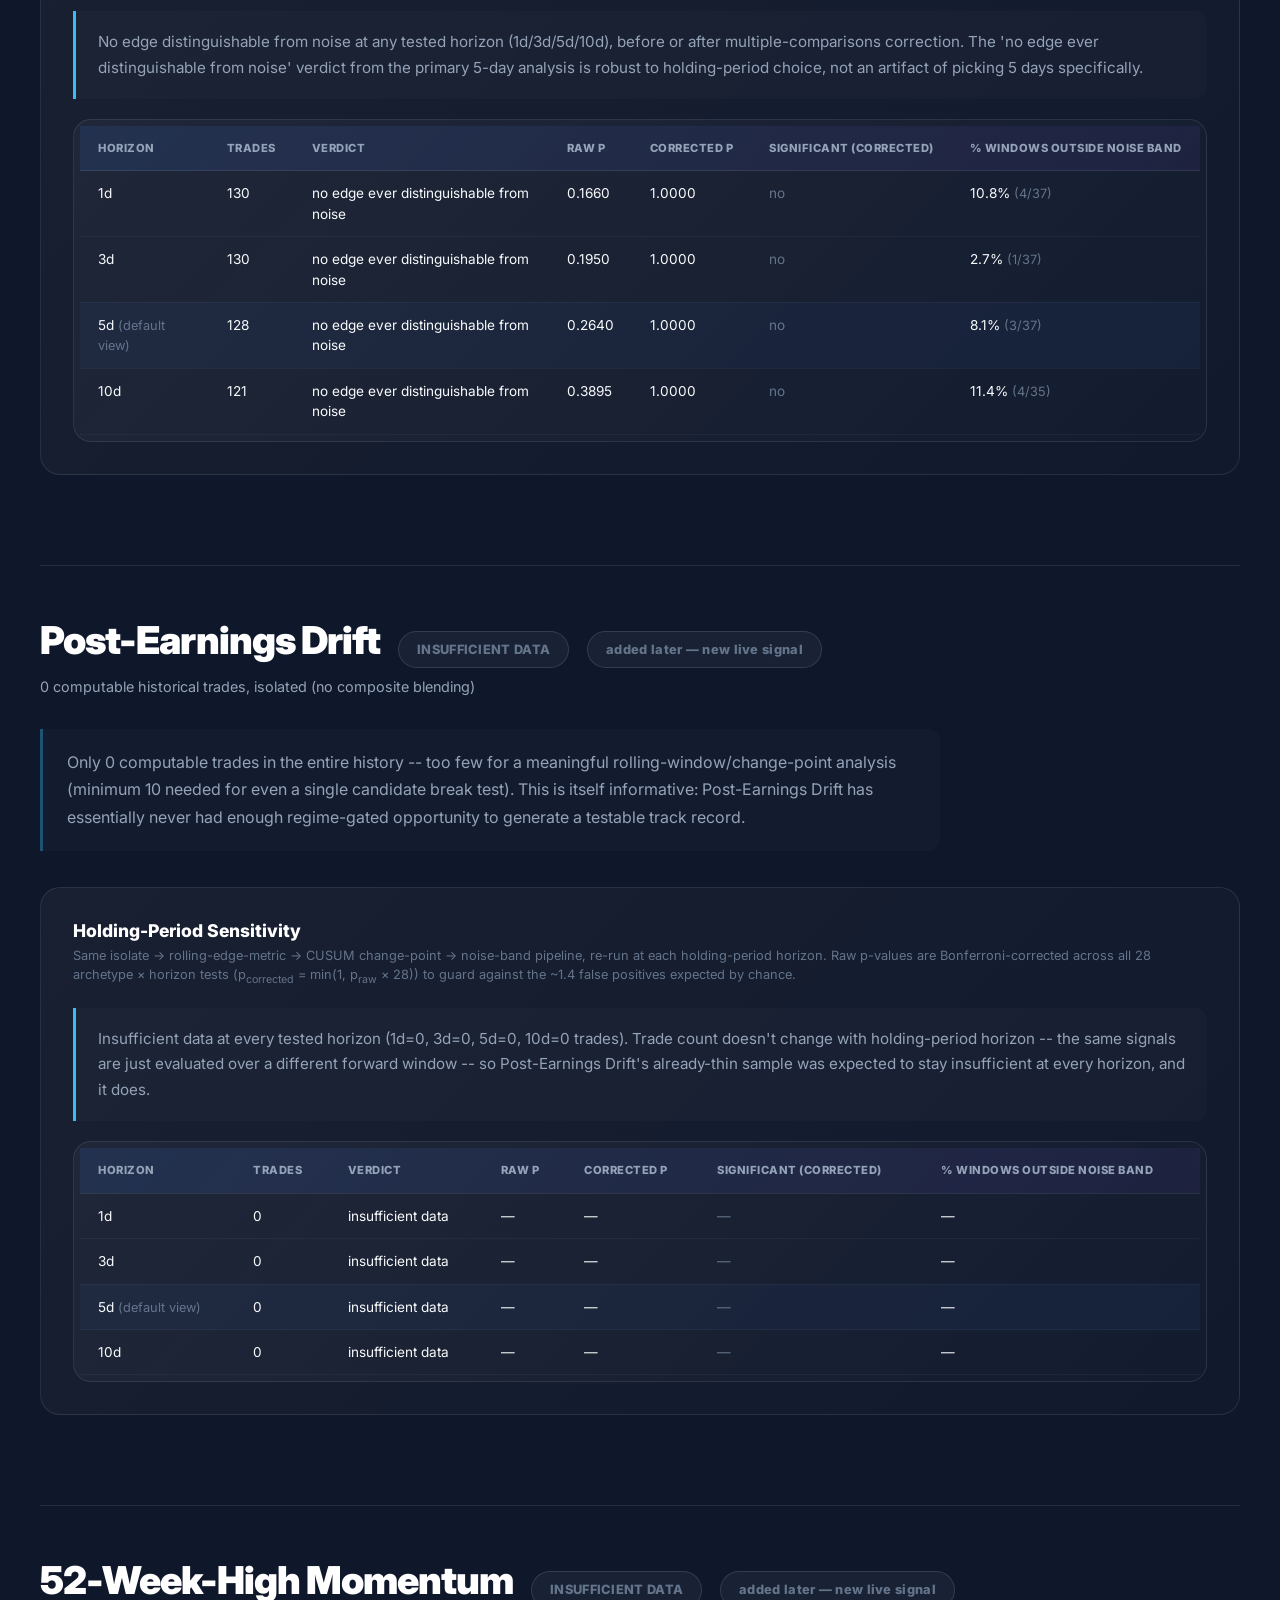
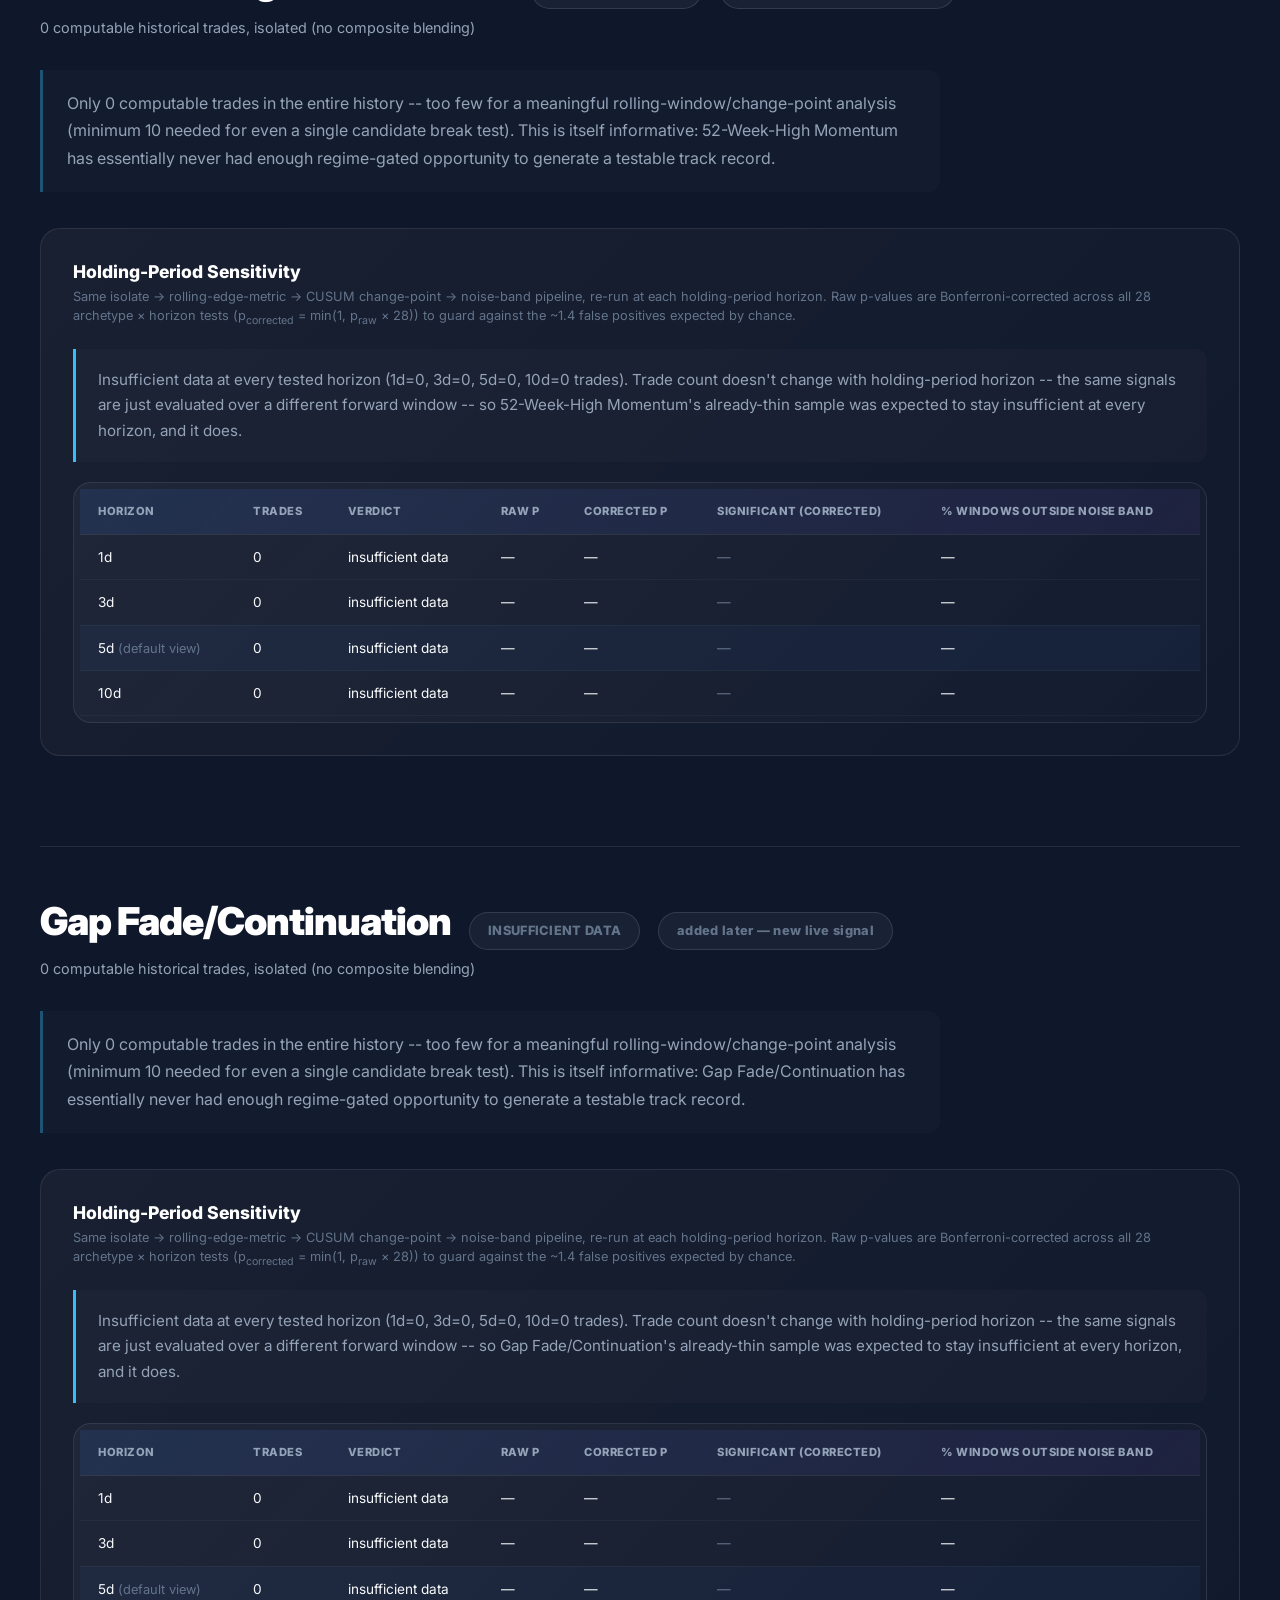
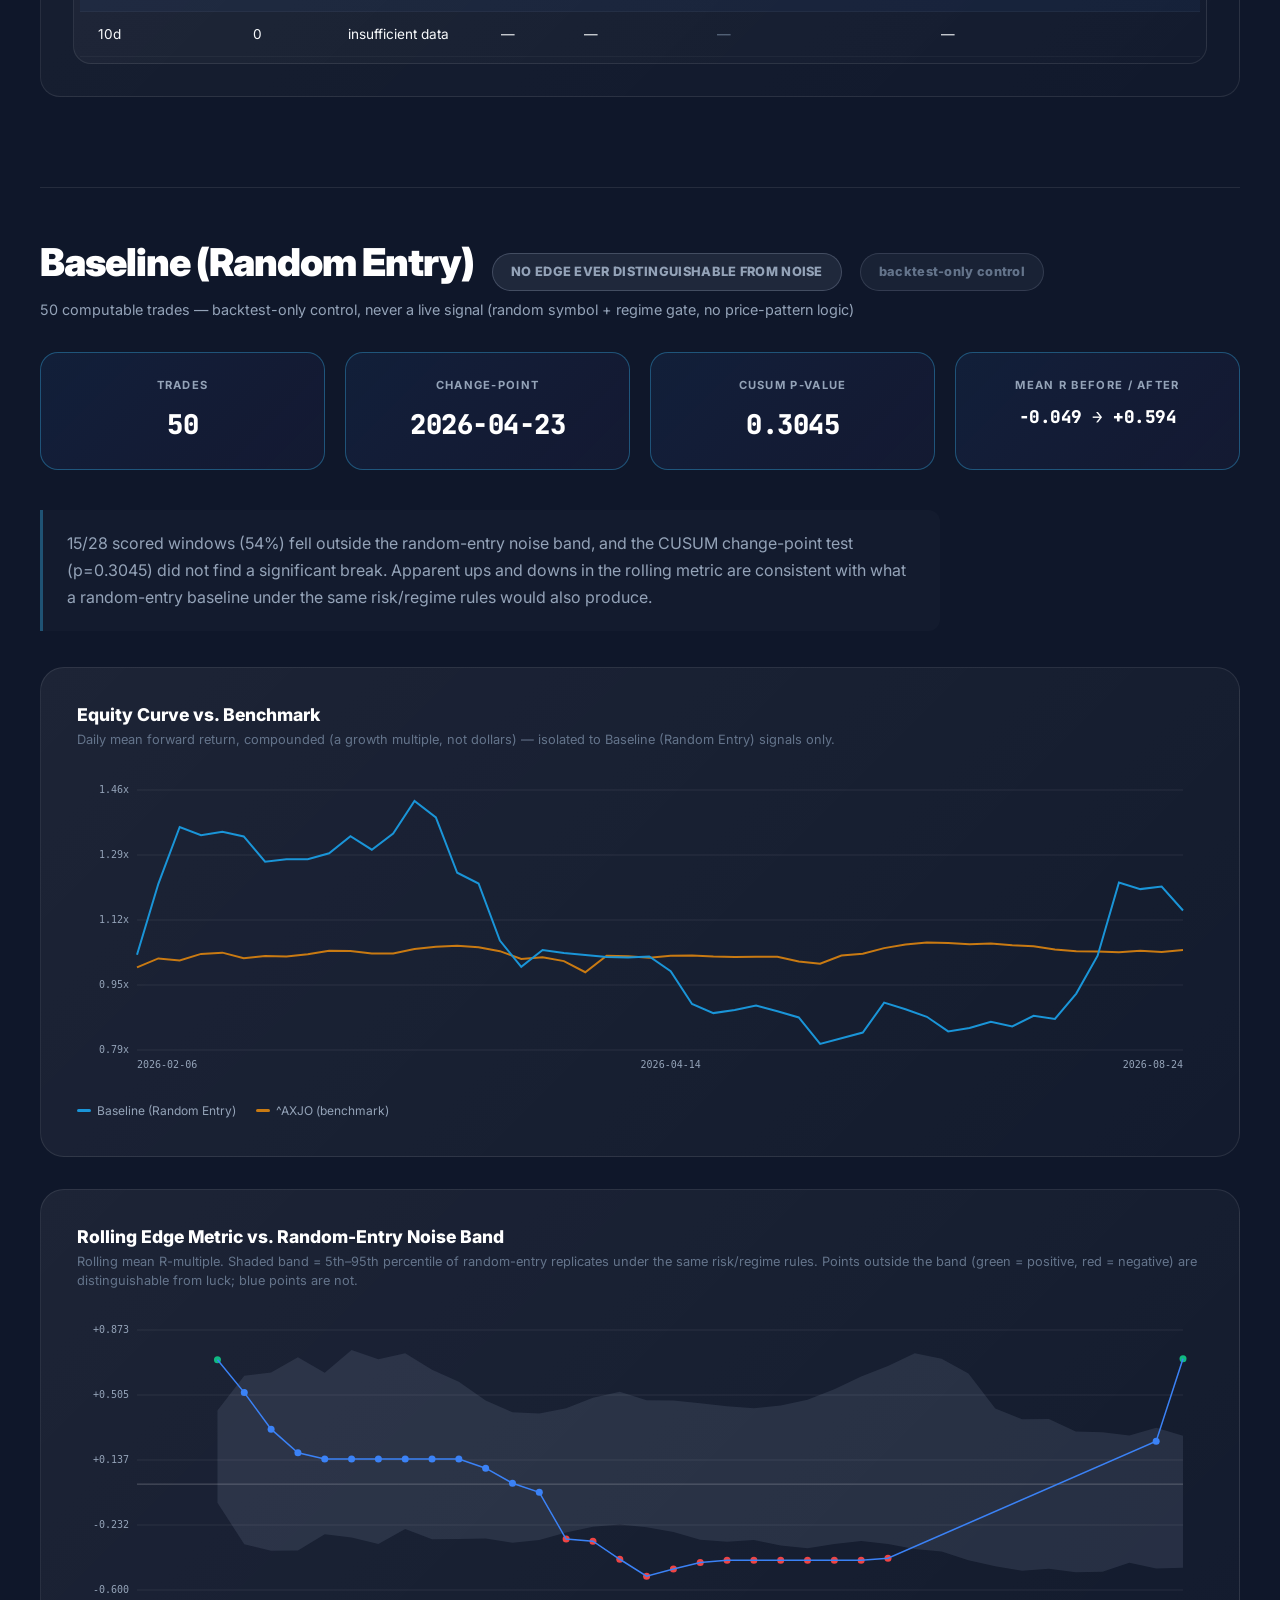
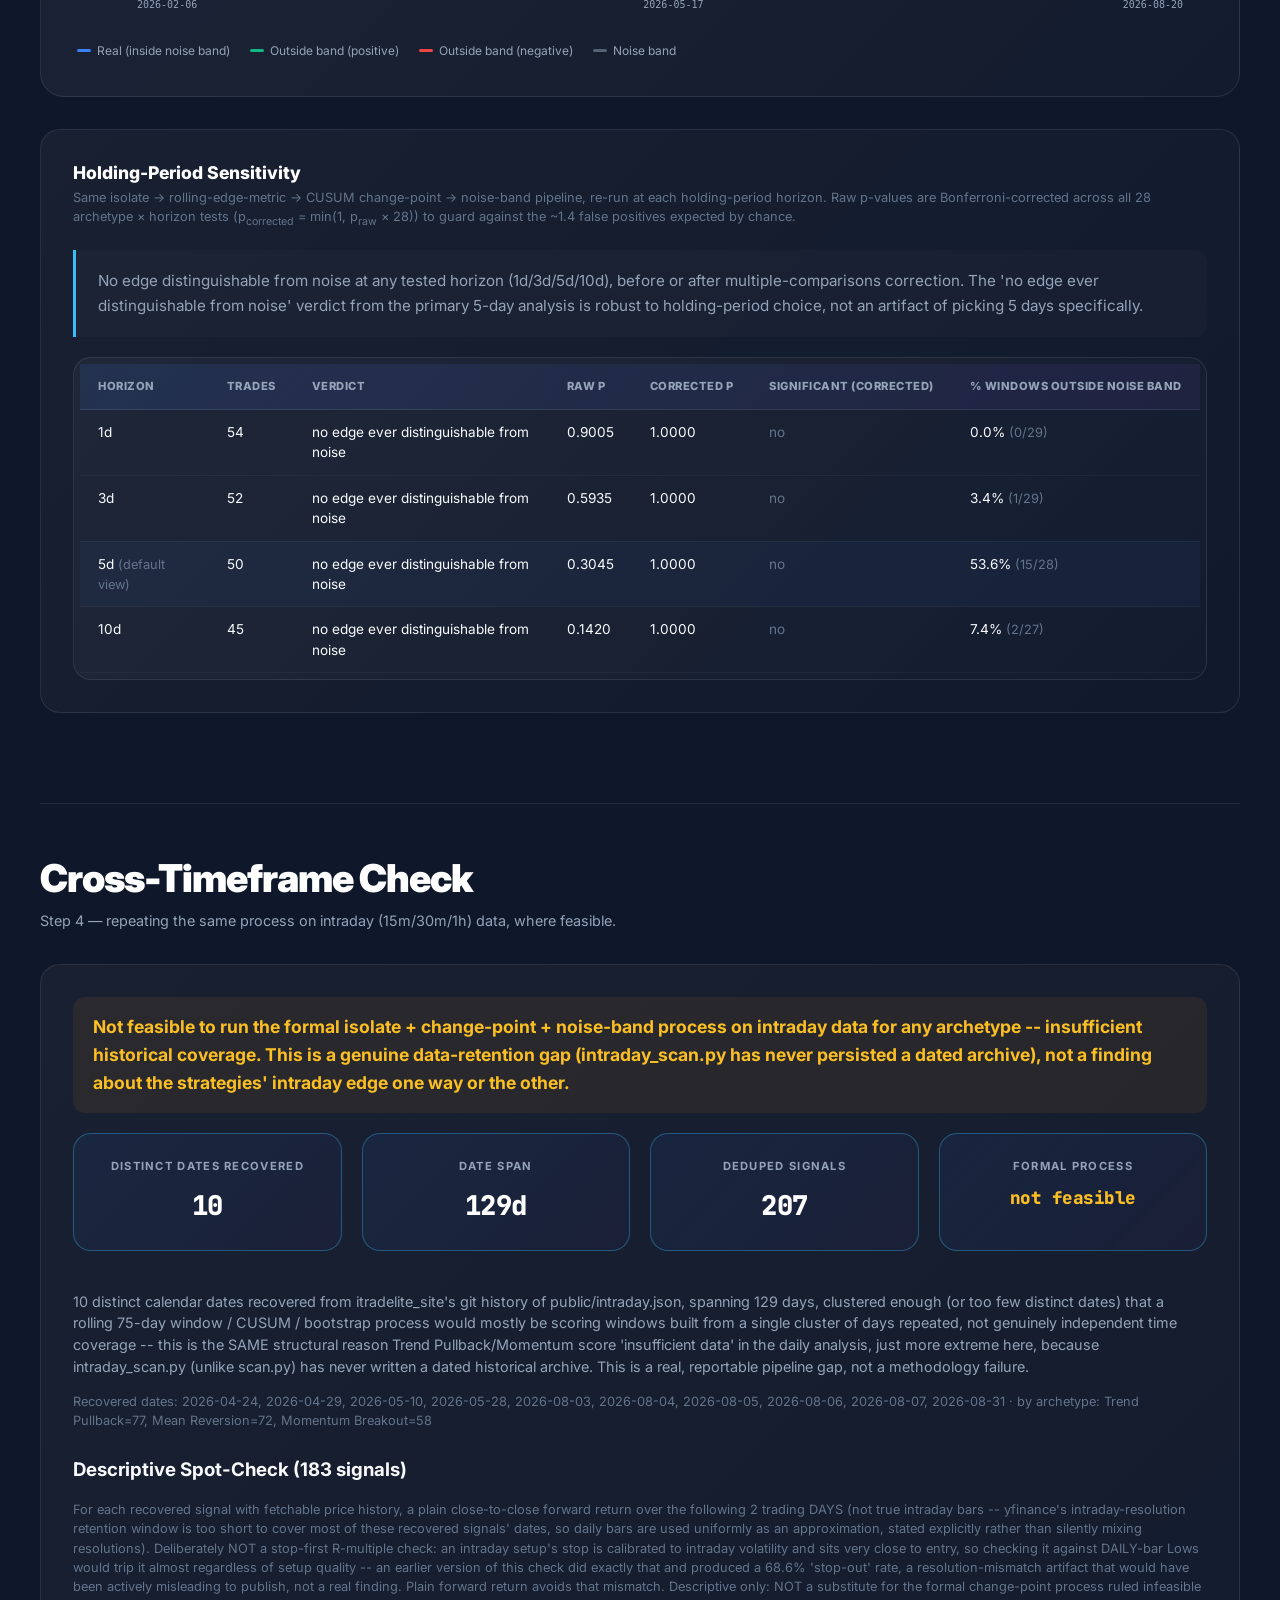
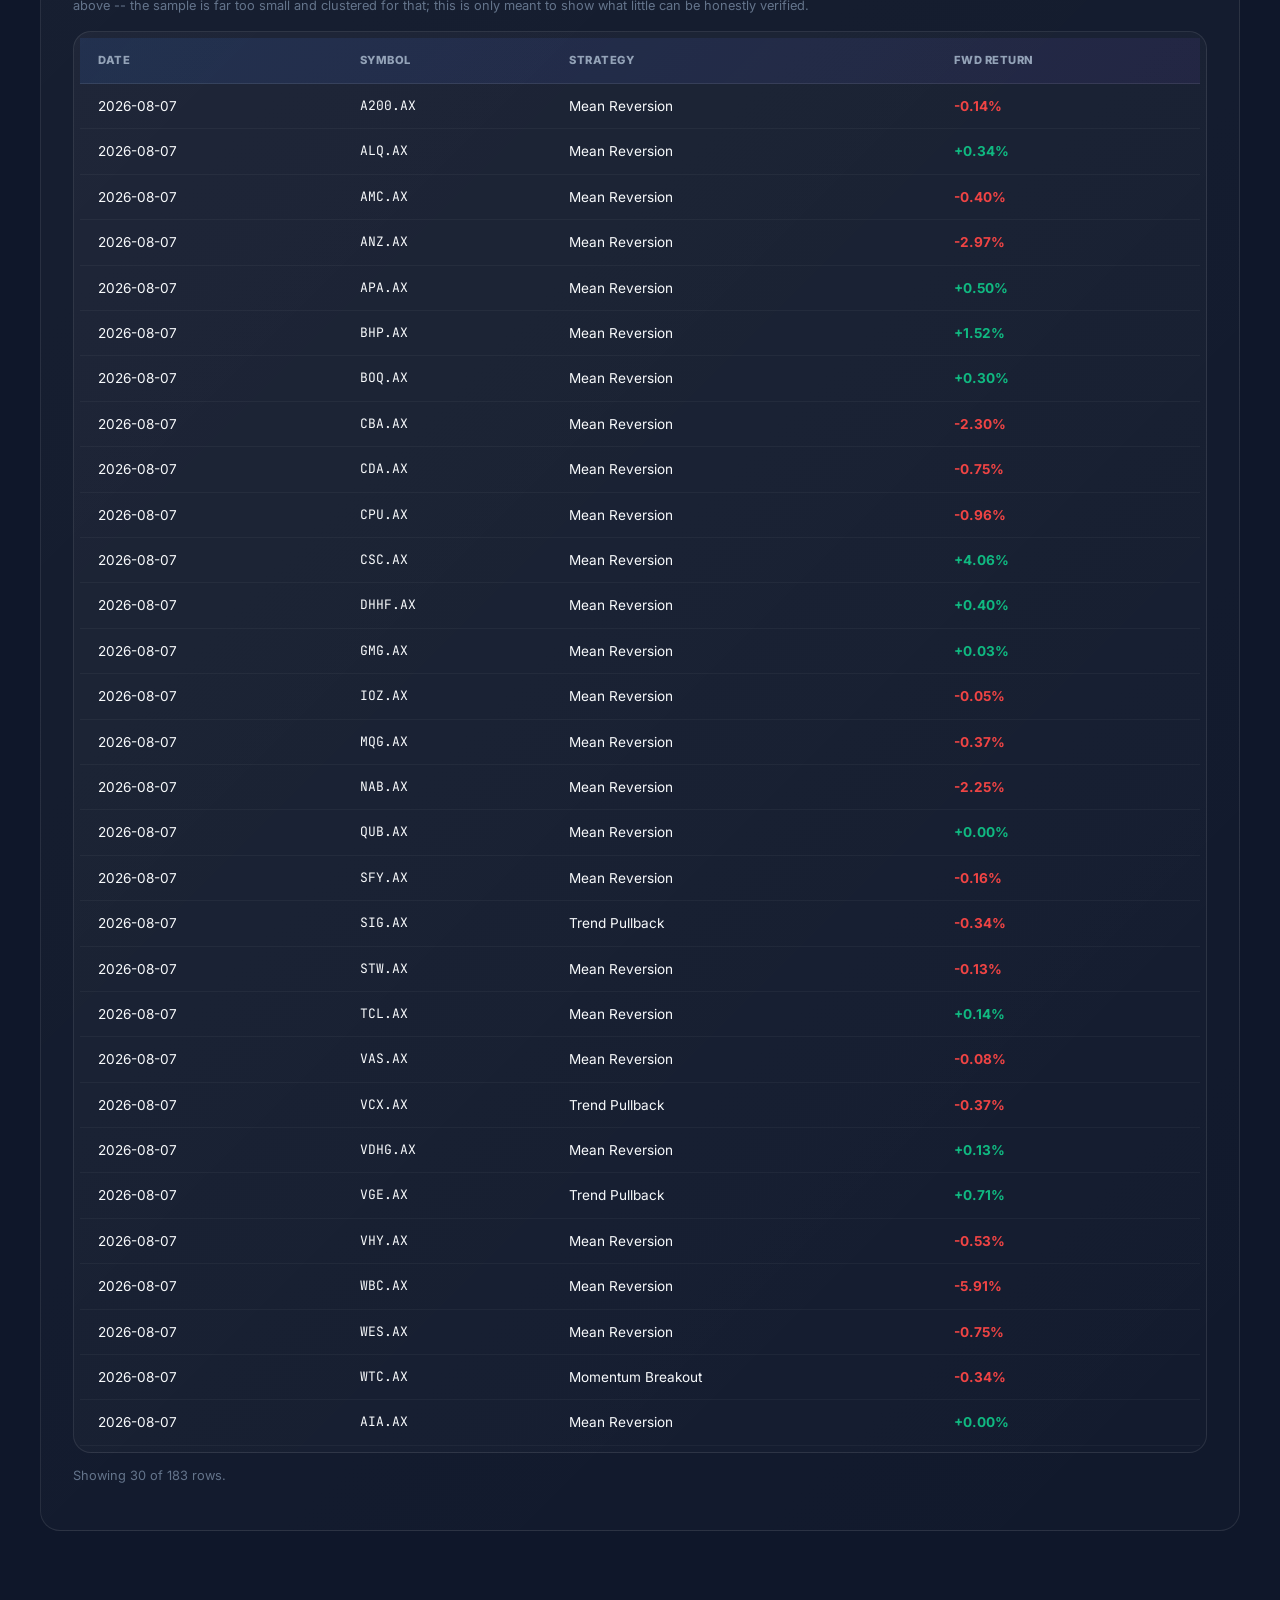
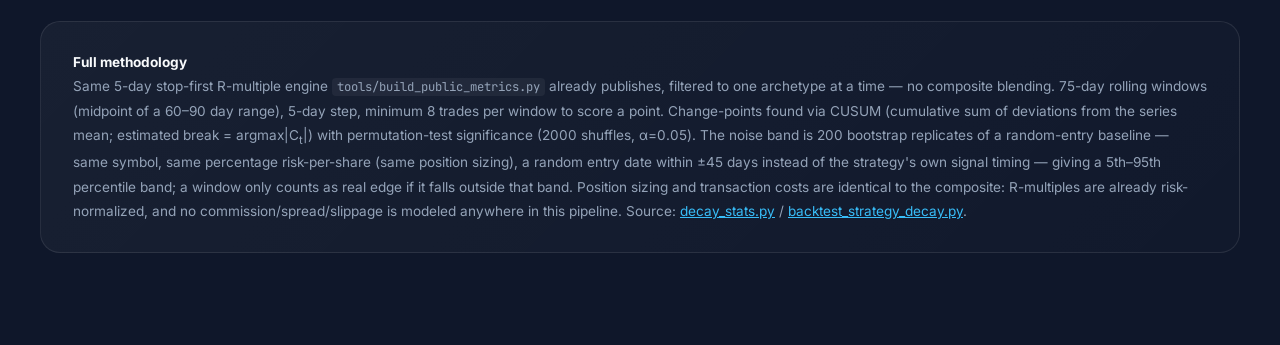
<file: strategy-decay/index.html>
<!doctype html>
<html lang="en-AU">
<head>
  <meta charset="utf-8" />
  <meta name="viewport" content="width=device-width,initial-scale=1" />
  <title>Strategy Decay — iTradeLite Audit</title>
  <meta name="description" content="An honest statistical audit of iTradeLite's trading strategies — isolated per archetype, checked against a random-entry noise band, reporting when the answer is 'no edge' exactly as plainly as when it isn't." />
  <link rel="canonical" href="https://www.itradelite.com/strategy-decay/" />

  <meta property="og:type" content="website" />
  <meta property="og:site_name" content="iTradeLite" />
  <meta property="og:title" content="Strategy Decay — iTradeLite Audit" />
  <meta property="og:description" content="Does each strategy have real edge, isolated from the others — and if it ever did, when did that edge stop being distinguishable from luck?" />
  <meta property="og:url" content="https://www.itradelite.com/strategy-decay/" />
  <meta property="og:image" content="https://www.itradelite.com/assets/og.png" />

  <meta name="twitter:card" content="summary_large_image" />
  <meta name="twitter:title" content="Strategy Decay — iTradeLite Audit" />
  <meta name="twitter:description" content="Does each strategy have real edge, isolated from the others — and if it ever did, when did that edge stop being distinguishable from luck?" />
  <meta name="twitter:image" content="https://www.itradelite.com/assets/og.png" />

  <script src="/assets/analytics-config.js"></script>
  <script src="/assets/analytics.js"></script>

  <link rel="stylesheet" href="/assets/itl.css" />

  <style>
    .page-header {
      margin-bottom: 60px;
      padding-bottom: 40px;
      border-bottom: 1px solid var(--border);
      position: relative;
    }
    .page-header::after {
      content: '';
      position: absolute;
      bottom: 0; left: 0;
      width: 25%; height: 2px;
      background: linear-gradient(90deg, var(--accent), transparent);
    }
    .page-header h1 {
      font-size: 4rem;
      letter-spacing: -3px;
      margin: 0 0 16px 0;
      font-weight: 900;
      background: linear-gradient(135deg, #ffffff 0%, #94a3b8 60%, #64748b 100%);
      -webkit-background-clip: text; -webkit-text-fill-color: transparent; background-clip: text;
    }
    .page-header p { font-size: 1.2rem; color: var(--text-muted); font-weight: 500; max-width: 780px; }

    .warn-panel {
      background: linear-gradient(135deg, rgba(251, 191, 36, 0.08) 0%, rgba(245, 158, 11, 0.04) 100%);
      border: 1px solid rgba(251, 191, 36, 0.25);
      border-radius: 20px; padding: 32px 36px; margin-bottom: 40px;
      font-size: 0.95rem; line-height: 1.8; color: #fbbf24;
      position: relative; overflow: hidden;
    }
    .warn-panel::before {
      content: ''; position: absolute; left: 0; top: 0; bottom: 0; width: 4px;
      background: linear-gradient(180deg, #fbbf24, #f59e0b);
    }
    .warn-panel b { text-transform: uppercase; font-size: 0.7rem; letter-spacing: 2px; display: block; margin-bottom: 12px; font-weight: 800; color: #fbbf24; }

    .method-panel {
      background: linear-gradient(135deg, rgba(255,255,255,0.04) 0%, rgba(255,255,255,0.01) 100%);
      border: 1px solid var(--border);
      border-radius: 20px; padding: 28px 32px; margin-bottom: 60px;
      font-size: 0.85rem; line-height: 1.8; color: var(--text-muted);
    }
    .method-panel b { color: var(--text-main); }
    .method-panel dl { display: grid; grid-template-columns: max-content 1fr; gap: 6px 20px; margin-top: 14px; }
    .method-panel dt { color: var(--text-dimmed); font-size: 0.75rem; text-transform: uppercase; letter-spacing: 0.5px; white-space: nowrap; }
    .method-panel dd { margin: 0; color: var(--text-muted); }

    .archetype-section {
      margin: 90px 0;
      padding-top: 50px;
      border-top: 1px solid var(--border);
    }
    .archetype-head {
      display: flex; align-items: baseline; gap: 18px; flex-wrap: wrap;
      margin-bottom: 8px;
    }
    .archetype-head h2 {
      font-size: 2.4rem; font-weight: 900; letter-spacing: -1px; margin: 0; color: #fff;
    }
    .archetype-sub { color: var(--text-muted); font-size: 0.9rem; margin-bottom: 32px; }

    .verdict-badge {
      display: inline-flex; align-items: center; gap: 8px;
      padding: 8px 18px; border-radius: 999px;
      font-size: 0.8rem; font-weight: 800; letter-spacing: 0.3px;
      text-transform: uppercase;
      border: 1px solid transparent;
    }
    .verdict-badge.decayed { background: rgba(245,158,11,0.12); border-color: rgba(245,158,11,0.4); color: #fbbf24; }
    .verdict-badge.persists { background: rgba(16,185,129,0.12); border-color: rgba(16,185,129,0.4); color: #10b981; }
    .verdict-badge.noedge { background: rgba(148,163,184,0.12); border-color: rgba(148,163,184,0.3); color: #94a3b8; }
    .verdict-badge.insufficient { background: rgba(148,163,184,0.08); border-color: rgba(148,163,184,0.2); color: #64748b; }

    .verdict-reason {
      font-size: 1rem; line-height: 1.7; color: var(--text-muted);
      max-width: 900px; margin: 20px 0 36px 0;
      padding: 20px 24px;
      background: rgba(255,255,255,0.02);
      border-left: 3px solid var(--border-hover);
      border-radius: 0 12px 12px 0;
    }

    .kpiGrid { display: grid; grid-template-columns: repeat(auto-fit, minmax(200px, 1fr)); gap: 20px; margin-bottom: 40px; }
    .kpiBox {
      background: linear-gradient(135deg, rgba(59,130,246,0.08) 0%, rgba(139,92,246,0.04) 100%);
      border: 1px solid var(--border-hover); padding: 24px 22px; border-radius: 18px; text-align: center;
    }
    .kpiLabel { color: var(--text-muted); font-size: 0.7rem; text-transform: uppercase; letter-spacing: 1.3px; margin-bottom: 10px; font-weight: 700; }
    .kpiValue { font-size: 1.7rem; font-weight: 900; color: #fff; letter-spacing: -0.5px; }
    .kpiValue.pos { color: #10b981; }
    .kpiValue.neg { color: #ef4444; }

    .chart-panel {
      background: linear-gradient(135deg, rgba(255,255,255,0.06) 0%, rgba(255,255,255,0.02) 100%);
      border: 1px solid var(--border); border-radius: 24px; padding: 36px; margin: 32px 0;
    }
    .chart-panel h3 { font-size: 1.1rem; font-weight: 800; margin: 0 0 4px 0; color: #fff; }
    .chart-panel .chart-note { font-size: 0.8rem; color: var(--text-dimmed); margin-bottom: 20px; }
    .chart-panel canvas { width: 100%; height: 320px; display: block; }
    .legend { display: flex; gap: 20px; font-size: 0.75rem; color: var(--text-muted); margin-top: 12px; flex-wrap: wrap; }
    .legend span { display: inline-flex; align-items: center; gap: 6px; }
    .legend i { width: 14px; height: 3px; border-radius: 2px; display: inline-block; }

    .hyp-panel {
      background: rgba(59,130,246,0.05);
      border: 1px solid var(--border-hover);
      border-radius: 18px; padding: 26px 28px; margin-top: 24px;
    }
    .hyp-panel h4 { margin: 0 0 16px 0; font-size: 0.95rem; color: #fff; }
    .hyp-grid { display: grid; grid-template-columns: repeat(auto-fit, minmax(220px, 1fr)); gap: 18px; margin-bottom: 16px; }
    .hyp-item { font-size: 0.85rem; color: var(--text-muted); line-height: 1.6; }
    .hyp-item b { color: var(--text-main); display: block; margin-bottom: 4px; font-size: 0.75rem; text-transform: uppercase; letter-spacing: 0.5px; }
    .hyp-limits { font-size: 0.8rem; color: var(--text-dimmed); line-height: 1.7; font-style: italic; border-top: 1px solid var(--border); padding-top: 14px; margin-top: 6px; }
    .pipeline-hit { display: block; padding: 8px 12px; background: rgba(245,158,11,0.08); border-radius: 8px; margin-top: 8px; font-size: 0.8rem; color: #fbbf24; }

    .feasibility-panel {
      background: linear-gradient(135deg, rgba(255,255,255,0.04) 0%, rgba(255,255,255,0.01) 100%);
      border: 1px solid var(--border); border-radius: 20px; padding: 32px; margin: 32px 0;
    }
    .feasibility-verdict {
      font-size: 1.1rem; font-weight: 700; color: #fbbf24;
      padding: 16px 20px; background: rgba(245,158,11,0.08); border-radius: 12px;
      margin-bottom: 20px; line-height: 1.6;
    }
    .table-scroll { overflow-x: auto; background: linear-gradient(135deg, rgba(255,255,255,0.04) 0%, rgba(255,255,255,0.01) 100%); border: 1px solid var(--border); border-radius: 18px; padding: 6px; margin-top: 16px; }
    table { background: transparent; width: 100%; border-collapse: collapse; }
    thead { background: linear-gradient(135deg, rgba(59,130,246,0.12) 0%, rgba(139,92,246,0.08) 100%); }
    thead th { padding: 14px 18px; font-weight: 800; font-size: 0.7rem; text-align: left; text-transform: uppercase; letter-spacing: 0.5px; color: var(--text-muted); }
    tbody td { padding: 12px 18px; font-size: 0.85rem; border-bottom: 1px solid rgba(255,255,255,0.04); }
    tbody tr:hover { background: rgba(59,130,246,0.05); }
    .tag-up { color: #10b981; font-weight: 700; }
    .tag-down { color: #ef4444; font-weight: 700; }

    .empty-note { color: var(--text-dimmed); font-size: 0.9rem; font-style: italic; padding: 20px 0; }

    .sweep-panel {
      background: linear-gradient(135deg, rgba(255,255,255,0.04) 0%, rgba(255,255,255,0.01) 100%);
      border: 1px solid var(--border); border-radius: 20px; padding: 32px; margin-top: 32px;
    }
    .sweep-panel h3 { font-size: 1.1rem; font-weight: 800; margin: 0 0 4px 0; color: #fff; }
    .sweep-panel .chart-note { font-size: 0.8rem; color: var(--text-dimmed); margin-bottom: 20px; }
    .sweep-verdict {
      font-size: 0.95rem; line-height: 1.7; color: var(--text-muted);
      padding: 18px 22px; background: rgba(255,255,255,0.02);
      border-left: 3px solid var(--accent); border-radius: 0 12px 12px 0; margin-bottom: 20px;
    }
    .sig-corrected { color: #10b981; font-weight: 800; }
    .sig-raw-only { color: #fbbf24; font-weight: 700; }
    .sig-none { color: var(--text-dimmed); }
    .horizon-primary td { background: rgba(59,130,246,0.05); }

    @media (max-width: 768px) {
      .page-header h1 { font-size: 2.6rem; letter-spacing: -1.5px; }
      .archetype-head h2 { font-size: 1.8rem; }
      .method-panel dl { grid-template-columns: 1fr; }
    }
    .dimnote { color: var(--text-dimmed); font-size: 0.8rem; }
    .archetype-section { margin-top: 36px; }
  </style>
</head>

<body>
  <header class="topbar">
    <div class="container topbar__inner">
      <a class="brand" href="/" aria-label="iTradeLite home"><img src="/assets/logo.png" alt="" width="26" height="26" /><span>iTradeLite</span></a>
      <button class="hamburger" id="hamburgerBtn" aria-label="Toggle menu" aria-expanded="false" aria-controls="mainNav">&#9776;</button>
      <nav class="nav" id="mainNav" aria-label="Primary">
        <a href="/today/">Today</a>
        <a href="/live/">Live check</a>
        <a href="/preclose/">Pre-close</a>
        <a href="/intraday/">Intraday</a>
        <a href="/track-record/">Track record</a>
        <a href="/strategy-decay/">Strategy decay</a>
        <a href="/how-it-works.html">How it works</a>
        <a href="/about.html">About</a>
      </nav>
    </div>
  </header>

  <main class="container pagePad">
    <header class="page-header">
      <h1>Strategy Decay.</h1>
      <p>
        A research and diagnostic investigation, not a signals page: does each of iTradeLite's 7
        strategy archetypes (3 original, 4 added in a later pass — see below) have real edge,
        isolated from the others — and if it ever did, when (and why) did that edge stop being
        distinguishable from luck?
      </p>
    </header>
    <div id="itl-health"></div>
    <div class="meta" id="asOf" style="padding:0 0 10px;"><span class="pill">Loading&hellip;</span></div>

    <div class="warn-panel">
      <b>What this page is (and isn't)</b>
      This is a statistical audit of historical signal performance, run in isolation per archetype
      with a random-entry noise-band control — it exists to answer "is there real edge here,"
      honestly, including when the honest answer is no. It is not a live signals feed, not investment
      advice, and a "no edge ever distinguishable from noise" verdict is reported exactly as plainly
      as any other outcome. 3 archetypes (Post-Earnings Drift, 52-Week-High Momentum, Gap
      Fade/Continuation) are newly wired into the live signal pipeline and start with zero
      historical signals — an "insufficient data" verdict there is expected on early runs, not a
      bug. A 7th row, Baseline (Random Entry), is a backtest-only control (never a live signal) that
      formalizes the same random-entry-under-regime-gate check already used to build every other
      archetype's noise band, as its own directly-comparable result. Educational purpose only.
      Trading involves significant risk of loss.
    </div>

    <div class="method-panel" id="methodPanel">Loading methodology…</div>

    <div id="archetypes"></div>

    <div class="archetype-section" id="intradaySection">
      <div class="archetype-head"><h2>Cross-Timeframe Check</h2></div>
      <div class="archetype-sub">Step 4 — repeating the same process on intraday (15m/30m/1h) data, where feasible.</div>
      <div id="intradayContent" class="feasibility-panel">Loading…</div>
    </div>

    <div class="method-panel">
      <b>Full methodology</b><br>
      Same 5-day stop-first R-multiple engine <code>tools/build_public_metrics.py</code> already
      publishes, filtered to one archetype at a time — no composite blending. 75-day rolling windows
      (midpoint of a 60–90 day range), 5-day step, minimum 8 trades per window to score a point.
      Change-points found via CUSUM (cumulative sum of deviations from the series mean; estimated
      break = argmax|C<sub>t</sub>|) with permutation-test significance (2000 shuffles, α=0.05).
      The noise band is 200 bootstrap replicates of a random-entry baseline — same symbol, same
      percentage risk-per-share (same position sizing), a random entry date within ±45 days instead
      of the strategy's own signal timing — giving a 5th–95th percentile band; a window only counts
      as real edge if it falls outside that band. Position sizing and transaction costs are identical
      to the composite: R-multiples are already risk-normalized, and no commission/spread/slippage
      is modeled anywhere in this pipeline. Source:
      <a href="https://github.com/itradelite/itradelite/blob/main/tools/decay_stats.py" style="color:var(--accent);">decay_stats.py</a>
      / <a href="https://github.com/itradelite/itradelite/blob/main/tools/backtest_strategy_decay.py" style="color:var(--accent);">backtest_strategy_decay.py</a>.
    </div>
  </main>

  <script src="/assets/itl.js"></script>
  <script src="/assets/pages/decay.js"></script>
  <script>ITL_DECAY.boot();</script>
</body>
</html>
</file>
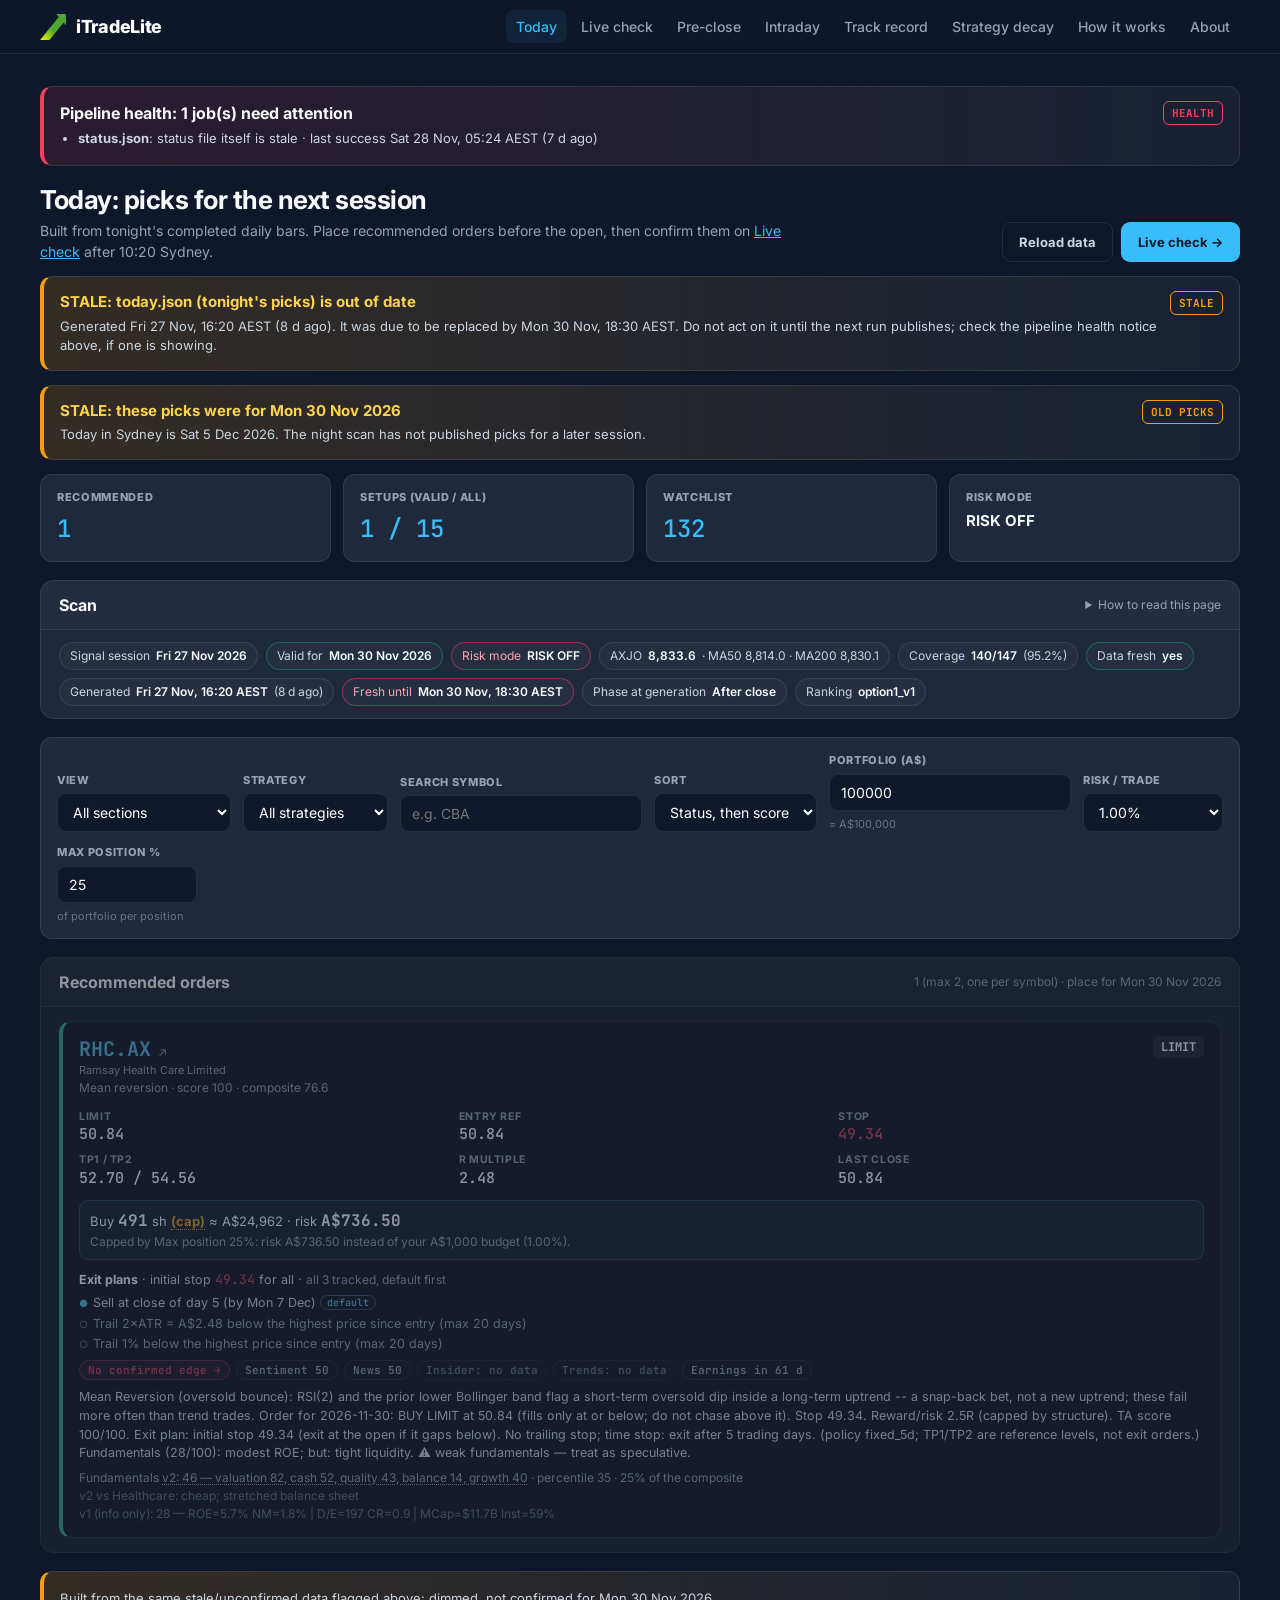
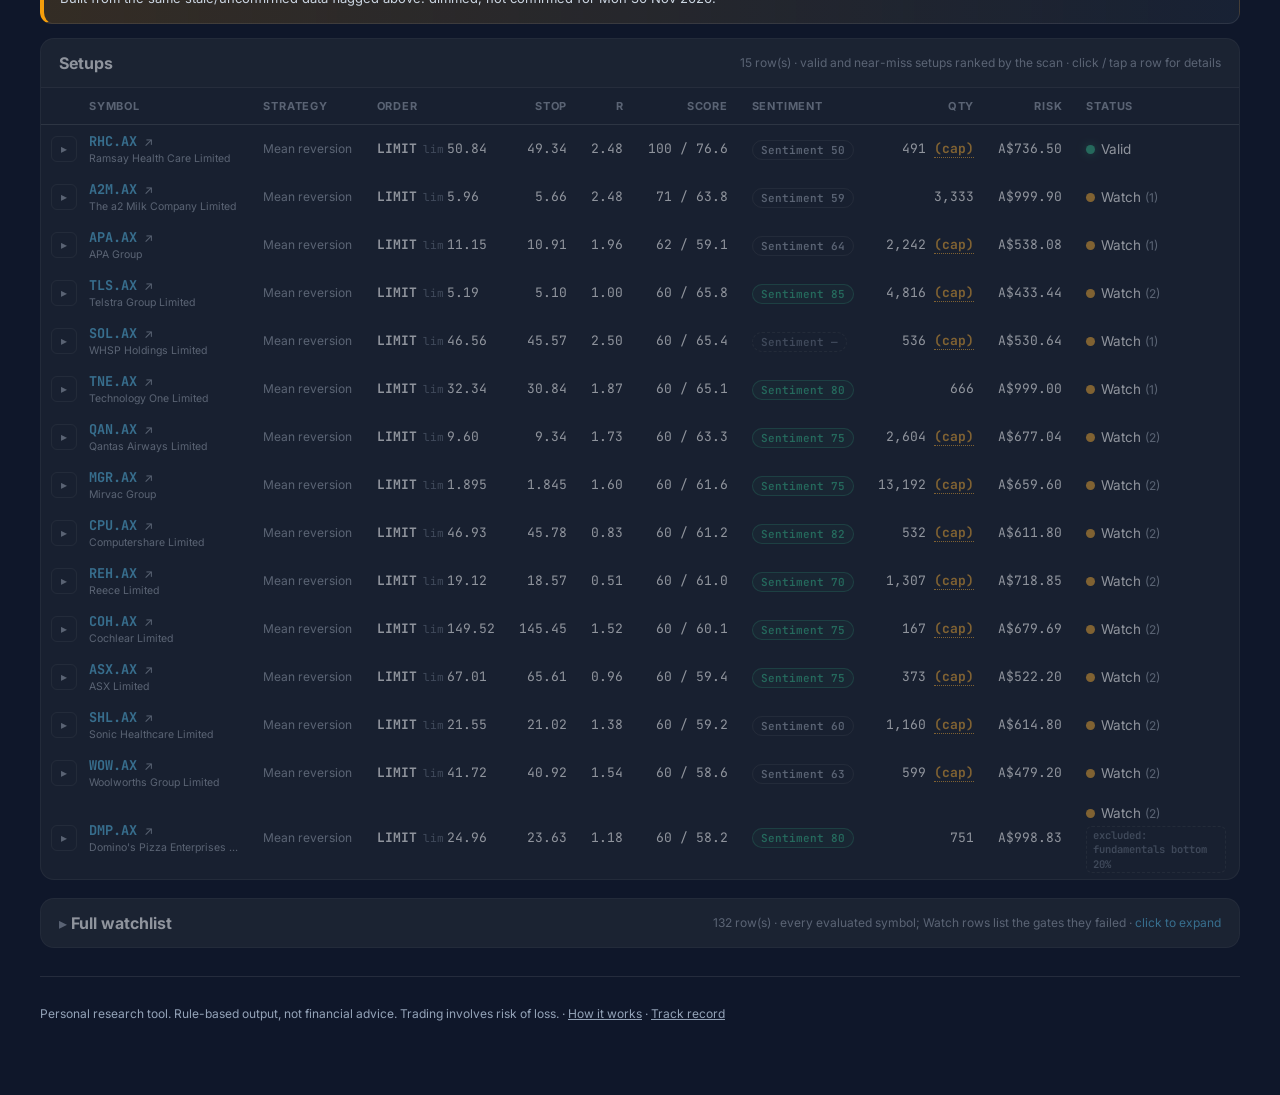
<file: today/index.html>
<!doctype html>
<html lang="en-AU">
<head>
  <meta charset="utf-8" />
  <meta name="viewport" content="width=device-width, initial-scale=1" />
  <title>Today — iTradeLite picks for the next ASX session</title>
  <meta name="description" content="iTradeLite's nightly ASX scan: recommended orders for the next trading session, setups and the full watchlist, with position sizing. Personal tool; not financial advice." />
  <link rel="canonical" href="https://www.itradelite.com/today/" />
  <meta property="og:type" content="website" />
  <meta property="og:site_name" content="iTradeLite" />
  <meta property="og:title" content="Today — iTradeLite picks for the next ASX session" />
  <meta property="og:url" content="https://www.itradelite.com/today/" />
  <meta property="og:image" content="https://www.itradelite.com/assets/og.png" />
  <link rel="icon" href="/favicon.svg" type="image/svg+xml" />
  <link rel="icon" href="/favicon-96x96.png" sizes="96x96" type="image/png" />
  <link rel="apple-touch-icon" href="/apple-touch-icon.png" />
  <link rel="manifest" href="/site.webmanifest" />
  <script src="/assets/analytics-config.js"></script>
  <script src="/assets/analytics.js"></script>
  <link rel="stylesheet" href="/assets/itl.css" />
</head>
<body>
  <header class="topbar">
    <div class="container topbar__inner">
      <a class="brand" href="/" aria-label="iTradeLite home"><img src="/assets/logo.png" alt="" width="26" height="26" /><span>iTradeLite</span></a>
      <button class="hamburger" id="hamburgerBtn" aria-label="Toggle menu" aria-expanded="false" aria-controls="mainNav">&#9776;</button>
      <nav class="nav" id="mainNav" aria-label="Primary">
        <a href="/today/">Today</a>
        <a href="/live/">Live check</a>
        <a href="/preclose/">Pre-close</a>
        <a href="/intraday/">Intraday</a>
        <a href="/track-record/">Track record</a>
        <a href="/strategy-decay/">Strategy decay</a>
        <a href="/how-it-works.html">How it works</a>
        <a href="/about.html">About</a>
      </nav>
    </div>
  </header>

  <main class="container pagePad">
    <div id="itl-health"></div>

    <div class="page-head">
      <div>
        <h1>Today: picks for the next session</h1>
        <p>Built from tonight's completed daily bars. Place recommended orders before the open, then confirm them on <a href="/live/">Live check</a> after 10:20 Sydney.</p>
      </div>
      <div class="btn-row">
        <button class="btn btn--ghost" id="reloadBtn" type="button">Reload data</button>
        <a class="btn" href="/live/">Live check &rarr;</a>
      </div>
    </div>

    <div id="loadError"></div>
    <div id="banners"></div>

    <div class="kpiGrid" aria-label="Summary">
      <div class="kpiBox"><div class="kpiLabel">Recommended</div><div class="kpiValue" id="kpiRec">&mdash;</div></div>
      <div class="kpiBox"><div class="kpiLabel">Setups (valid / all)</div><div class="kpiValue" id="kpiSetups">&mdash;</div></div>
      <div class="kpiBox"><div class="kpiLabel">Watchlist</div><div class="kpiValue" id="kpiWatch">&mdash;</div></div>
      <div class="kpiBox"><div class="kpiLabel">Risk mode</div><div class="kpiValue kpiValue--text" id="kpiRisk">&mdash;</div></div>
    </div>

    <section class="card" aria-label="Scan details">
      <div class="card__head"><h2>Scan</h2>
        <details class="why"><summary>How to read this page</summary>
          <p class="small"><b>LIMIT</b> buys only at or below the limit. <b>STOP</b> buys once price trades up through the trigger. <b>STOP-LIMIT</b> triggers like a stop but pays no more than the limit. <b>Entry ref</b> is the worst-case fill used for sizing.</p>
          <p class="small"><b>Qty</b> = min(risk budget &divide; |entry ref &minus; stop|, portfolio &times; max position % &divide; entry ref, portfolio &divide; entry ref). <span class="cap">(cap)</span> means a cap bound; hover it for the maths. <b>Risk</b> is the actual A$ lost if the initial stop is hit.</p>
          <p class="small">Sentiment chips: <i>failed</i> and <i>no data</i> components are excluded from the score, never counted as neutral.</p>
        </details>
      </div>
      <div class="meta" id="meta"><span class="pill">Loading&hellip;</span></div>
    </section>

    <section class="controls" aria-label="Filters and sizing">
      <div class="field"><label for="viewMode">View</label>
        <select id="viewMode">
          <option value="all">All sections</option>
          <option value="recommended">Recommended only</option>
          <option value="setups">Setups</option>
          <option value="watch">Full watchlist</option>
        </select></div>
      <div class="field"><label for="strategyFilter">Strategy</label>
        <select id="strategyFilter"><option value="all">All strategies</option></select></div>
      <div class="field field--grow"><label for="q">Search symbol</label>
        <input id="q" type="text" placeholder="e.g. CBA" autocomplete="off" /></div>
      <div class="field"><label for="sortBy">Sort</label>
        <select id="sortBy">
          <option value="status_score">Status, then score</option>
          <option value="score_desc">TA score</option>
          <option value="composite_desc">Composite score</option>
          <option value="r_mult_desc">R multiple</option>
          <option value="risk_desc">Risk (A$)</option>
          <option value="symbol_asc">Symbol A&ndash;Z</option>
        </select></div>
      <div class="field"><label for="portfolio">Portfolio (A$)</label>
        <input id="portfolio" type="text" inputmode="decimal" placeholder="100k" autocomplete="off" />
        <span class="hint" id="portfolioHint"></span></div>
      <div class="field"><label for="riskPct">Risk / trade</label>
        <select id="riskPct"></select></div>
      <div class="field"><label for="maxPos">Max position %</label>
        <input id="maxPos" type="number" min="1" max="100" step="1" inputmode="decimal" />
        <span class="hint" id="maxPosHint">of portfolio per position</span></div>
    </section>

    <div id="tables"></div>

    <footer class="site-foot">
      Personal research tool. Rule-based output, not financial advice. Trading involves risk of loss.
      &middot; <a href="/how-it-works.html">How it works</a> &middot; <a href="/track-record/">Track record</a>
    </footer>
  </main>

  <script src="/assets/itl.js"></script>
  <script src="/assets/pages/today.js"></script>
  <script>ITL_TODAY.boot();</script>
</body>
</html>
</file>
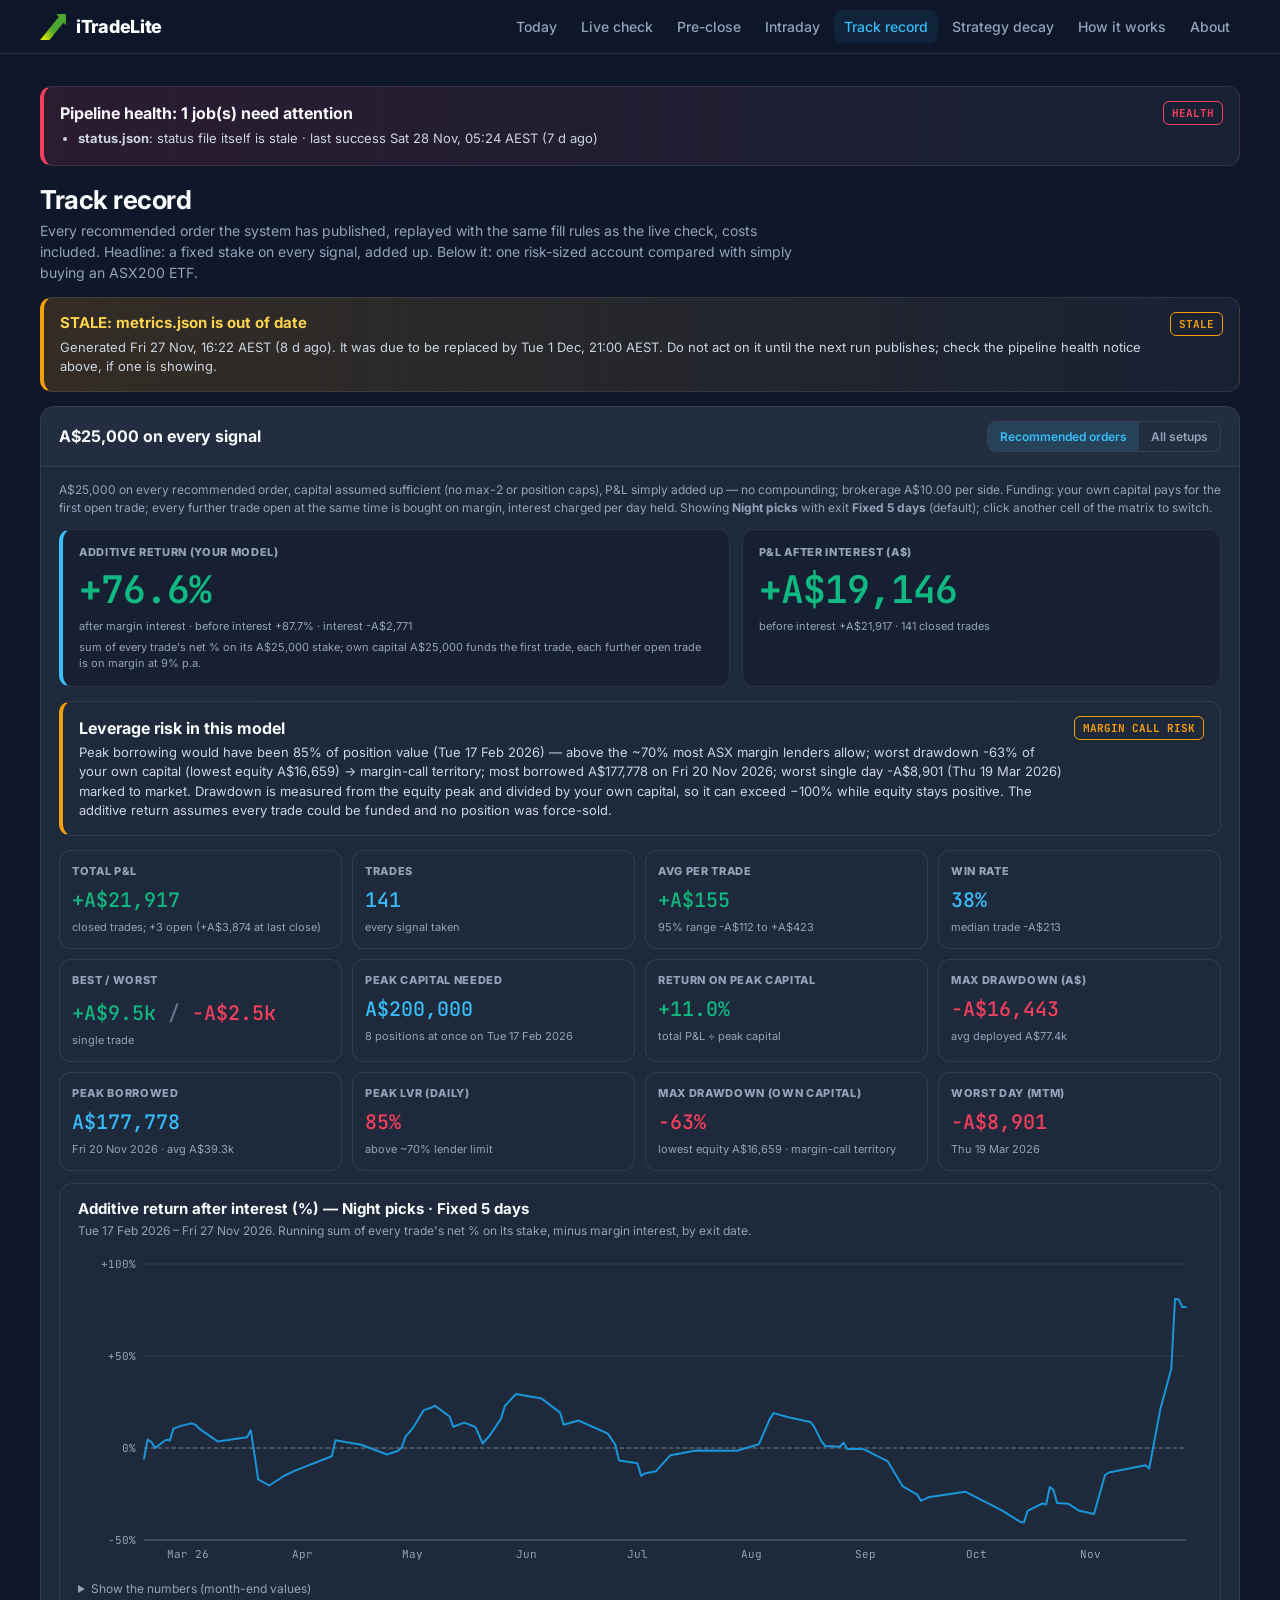
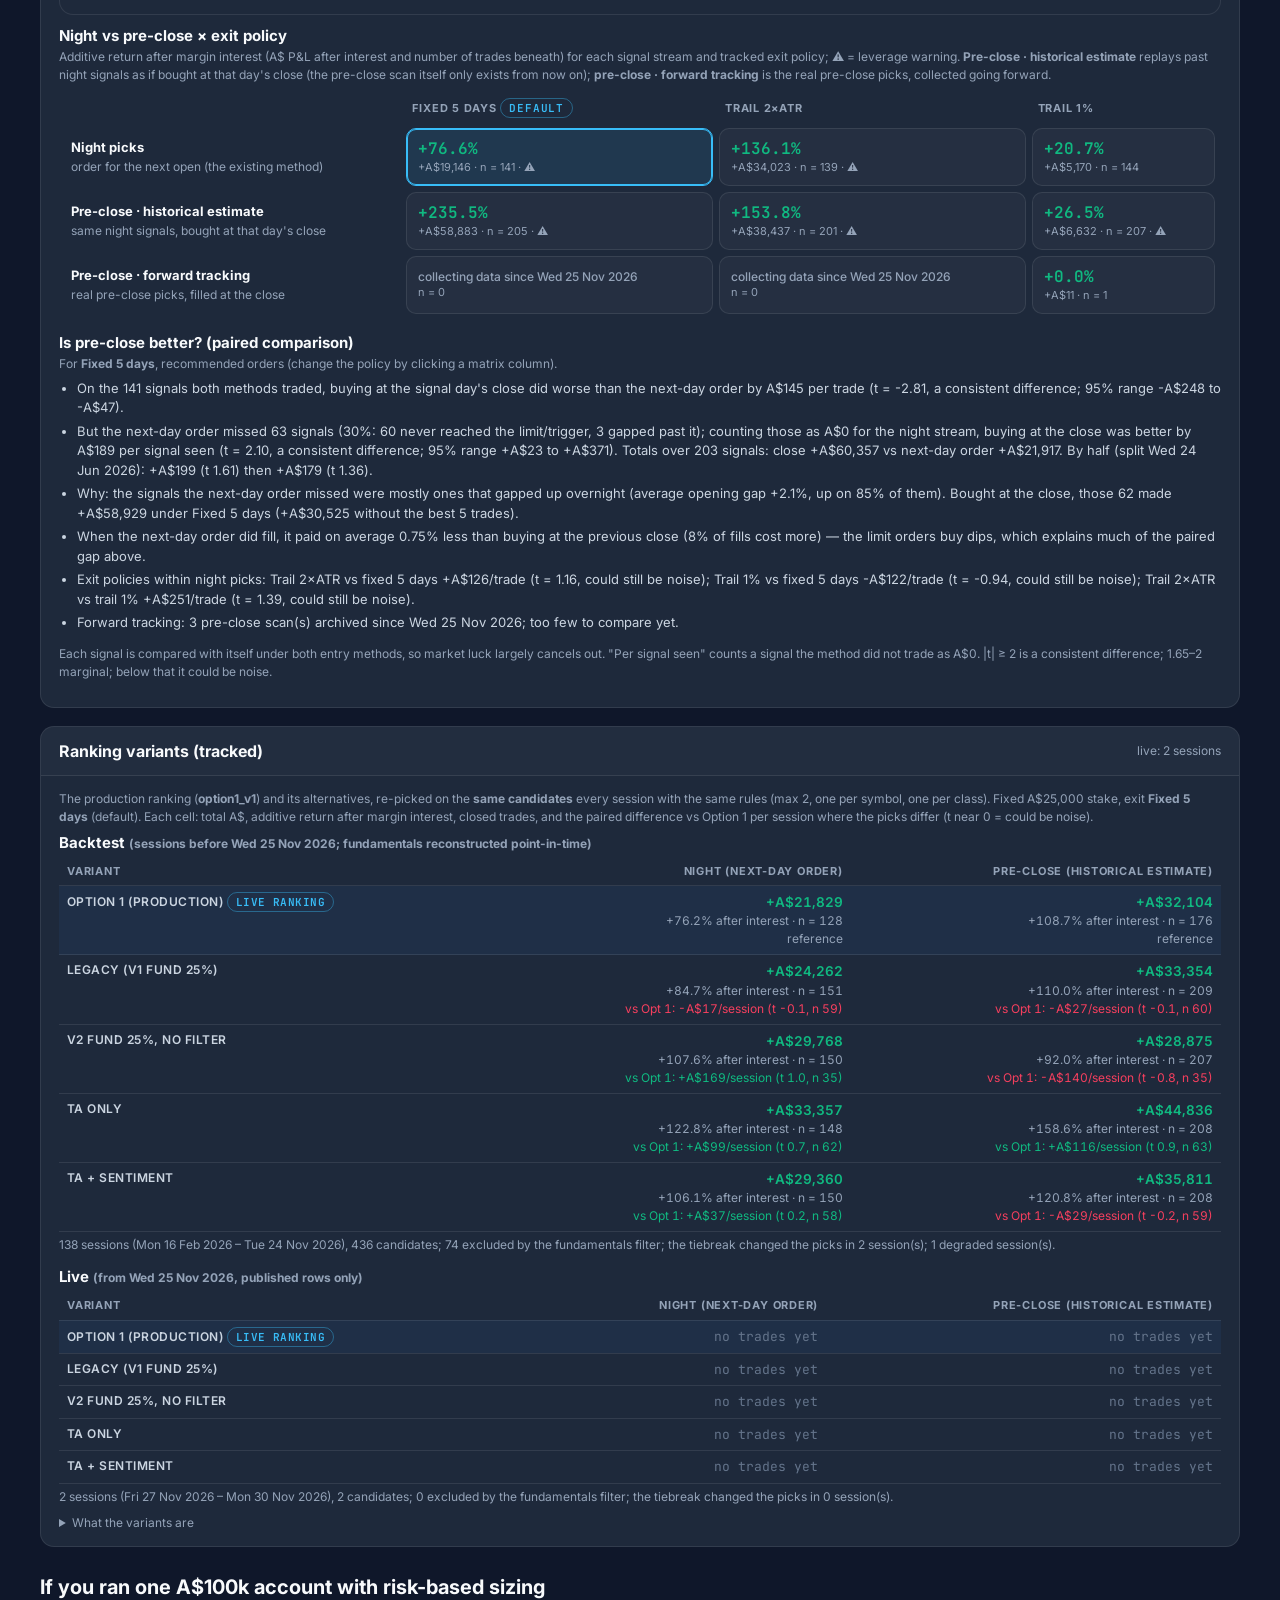
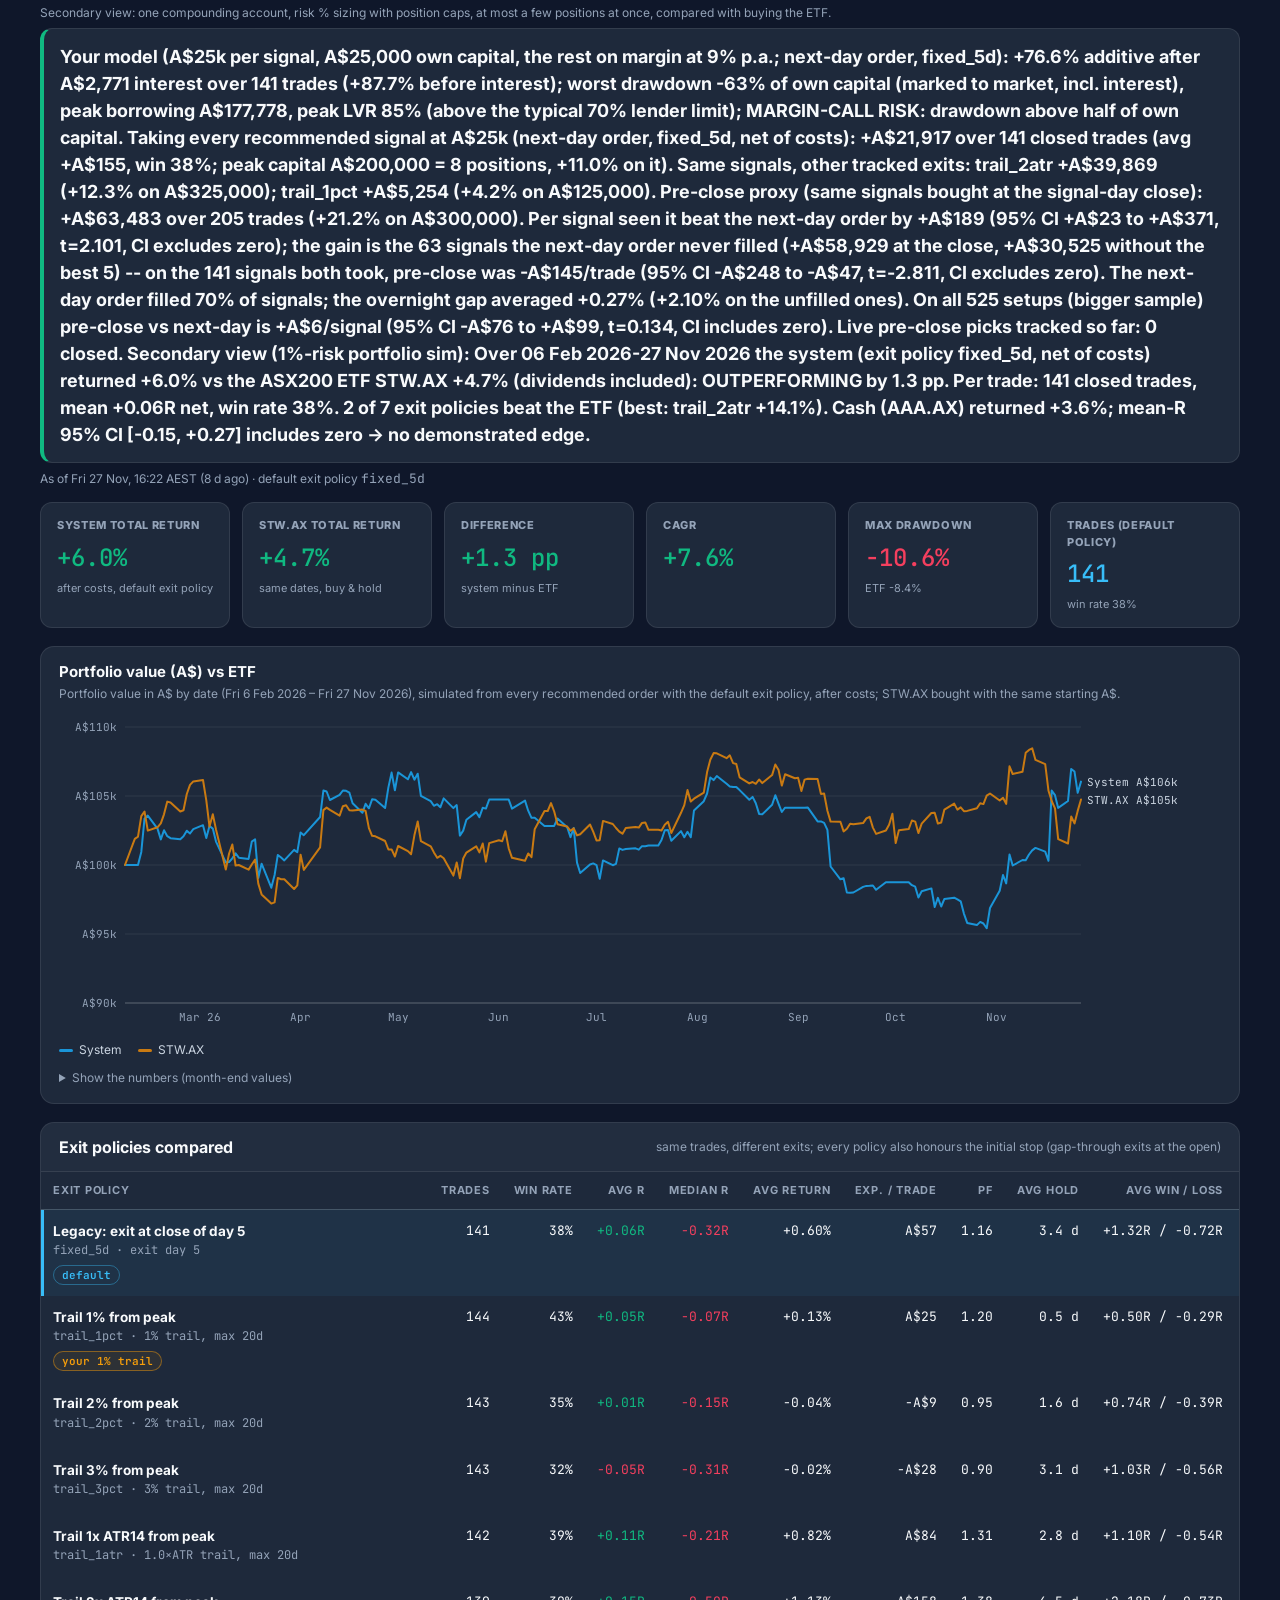
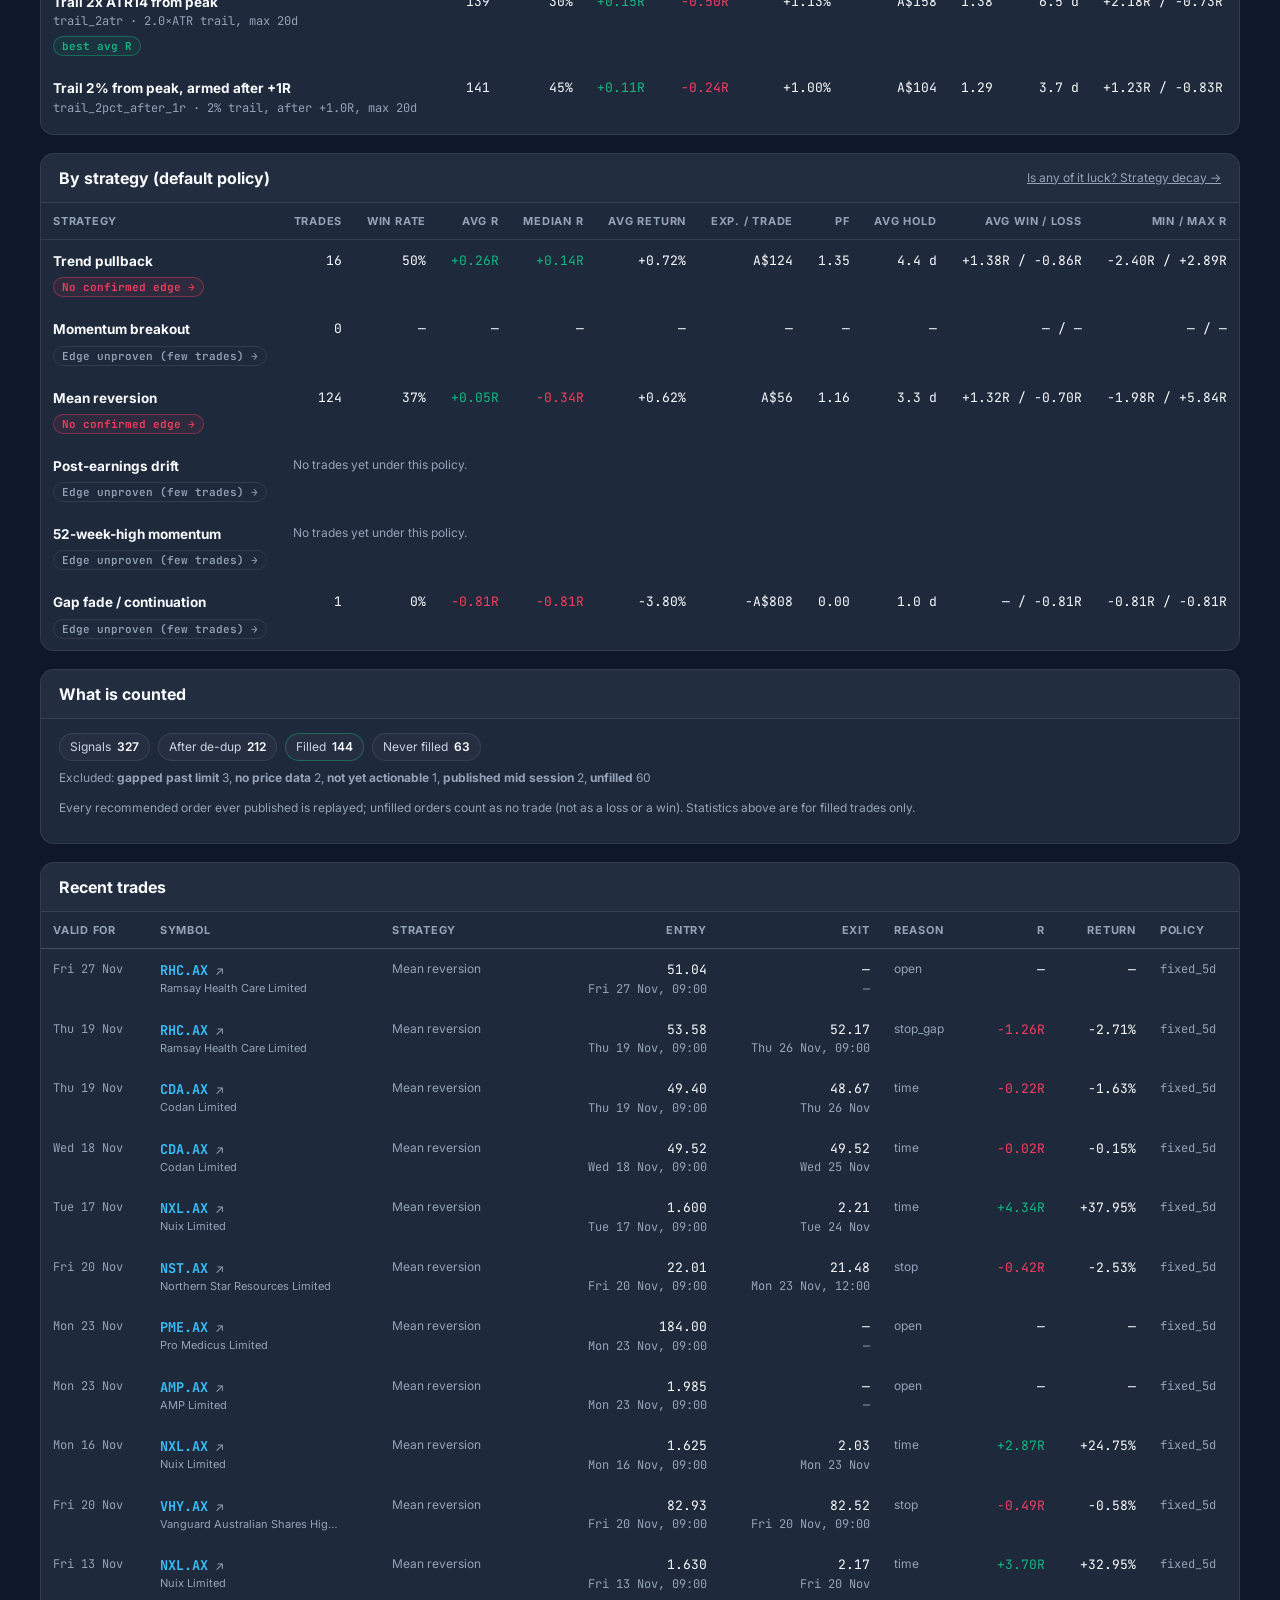
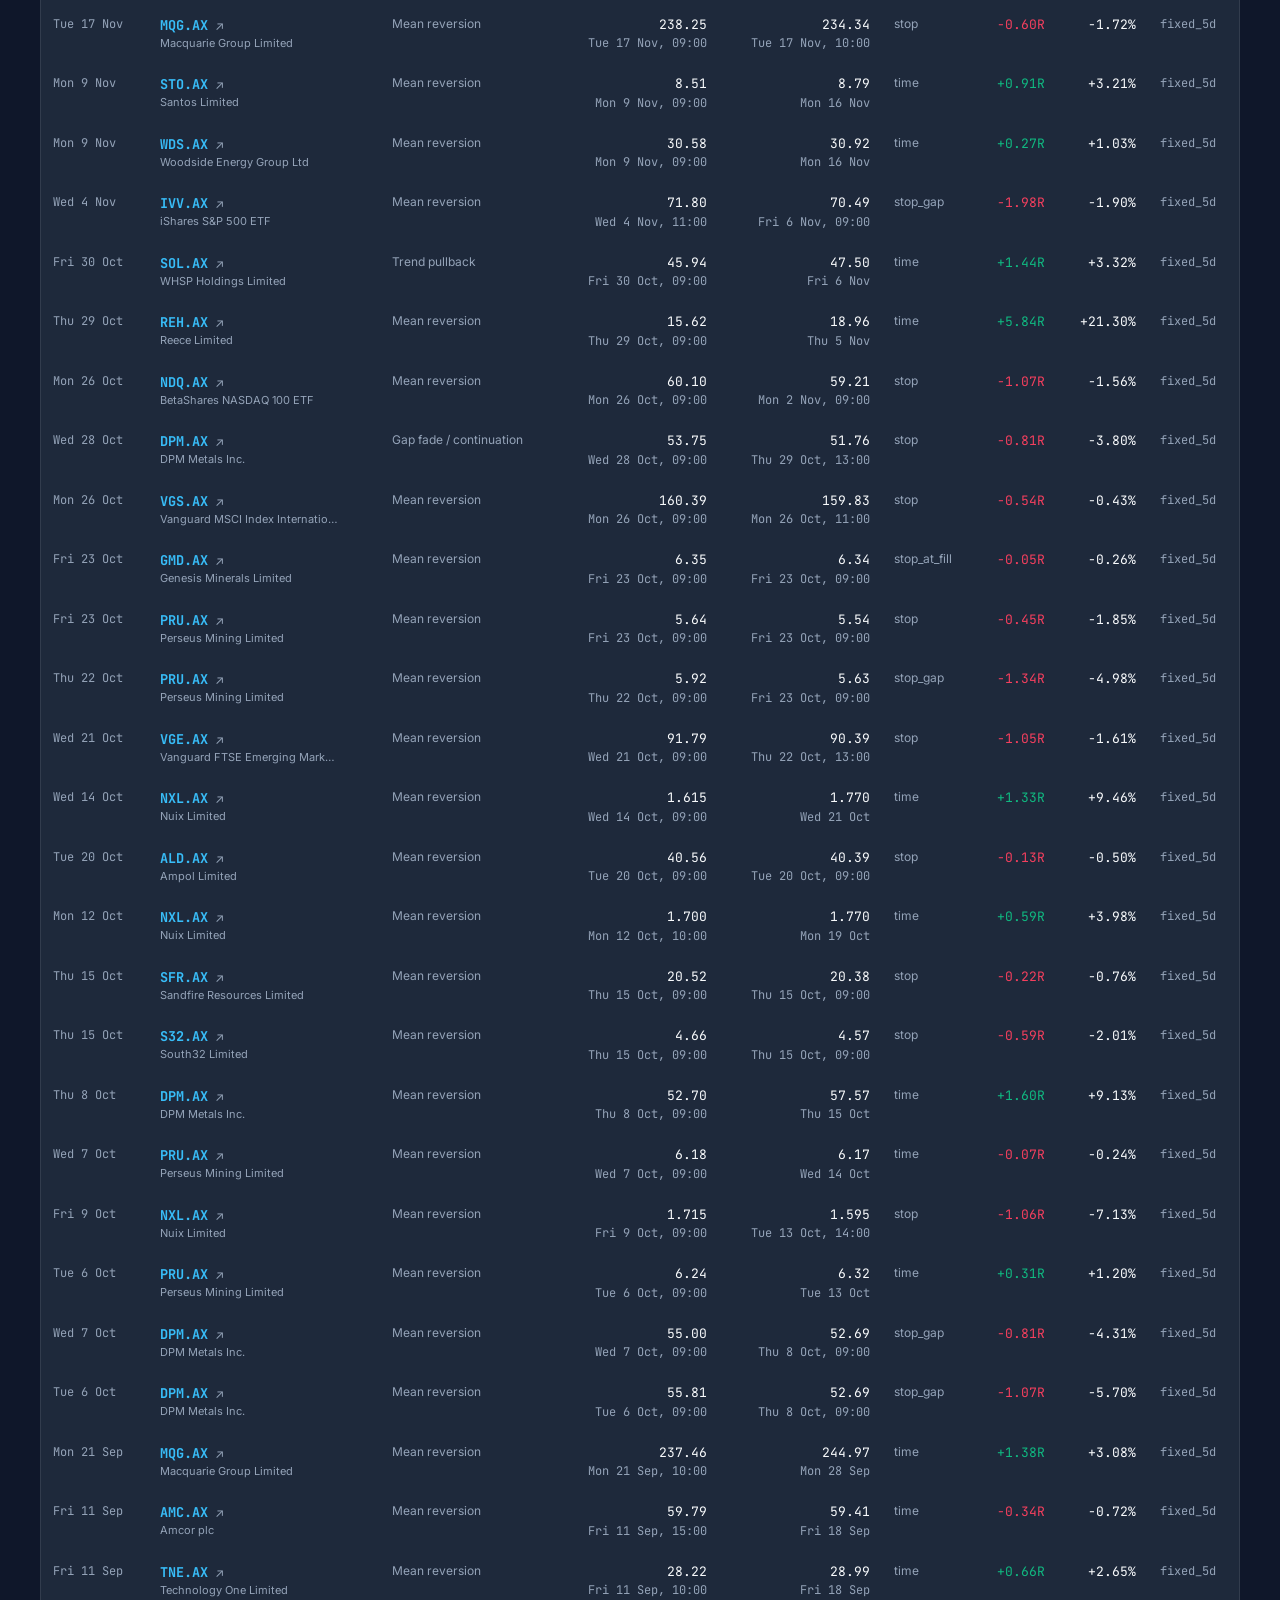
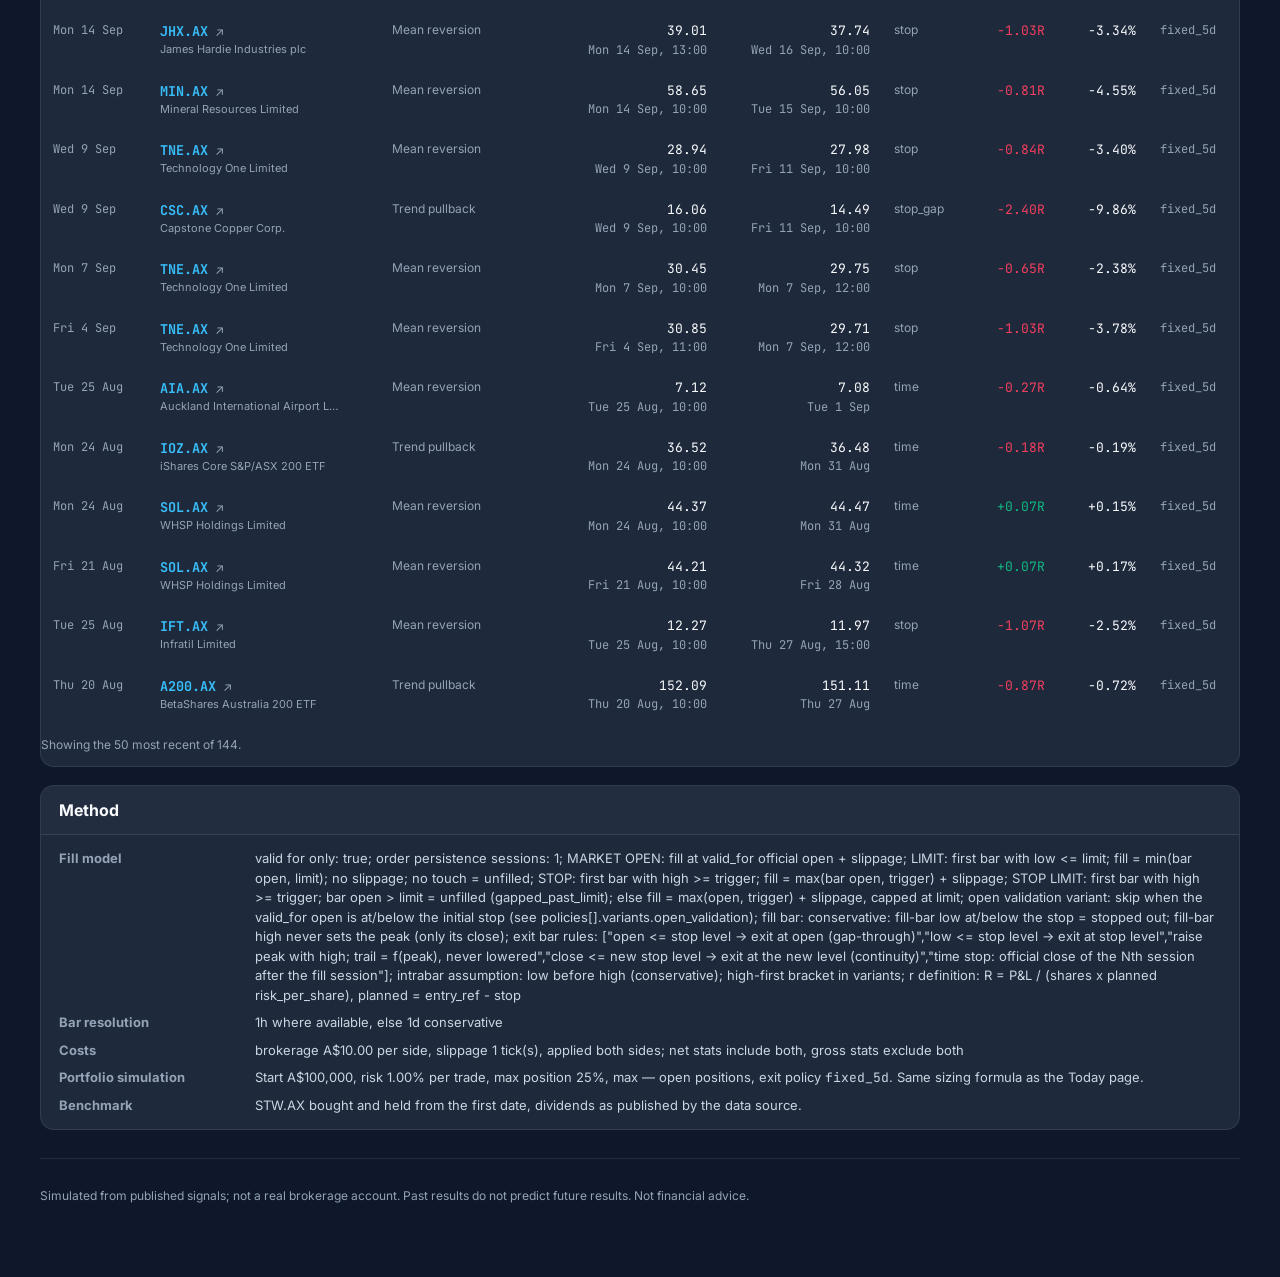
<file: track-record/index.html>
<!doctype html>
<html lang="en-AU">
<head>
  <meta charset="utf-8" />
  <meta name="viewport" content="width=device-width, initial-scale=1" />
  <title>Track record — iTradeLite vs the ASX200 ETF</title>
  <meta name="description" content="Every iTradeLite recommended order replayed with realistic fills and costs, compared with buying an ASX200 ETF, including a comparison of exit policies." />
  <link rel="canonical" href="https://www.itradelite.com/track-record/" />
  <meta property="og:title" content="Track record — iTradeLite" />
  <meta property="og:url" content="https://www.itradelite.com/track-record/" />
  <meta property="og:image" content="https://www.itradelite.com/assets/og.png" />
  <link rel="icon" href="/favicon.svg" type="image/svg+xml" />
  <link rel="icon" href="/favicon-96x96.png" sizes="96x96" type="image/png" />
  <link rel="apple-touch-icon" href="/apple-touch-icon.png" />
  <link rel="manifest" href="/site.webmanifest" />
  <script src="/assets/analytics-config.js"></script>
  <script src="/assets/analytics.js"></script>
  <link rel="stylesheet" href="/assets/itl.css" />
</head>
<body>
  <header class="topbar">
    <div class="container topbar__inner">
      <a class="brand" href="/" aria-label="iTradeLite home"><img src="/assets/logo.png" alt="" width="26" height="26" /><span>iTradeLite</span></a>
      <button class="hamburger" id="hamburgerBtn" aria-label="Toggle menu" aria-expanded="false" aria-controls="mainNav">&#9776;</button>
      <nav class="nav" id="mainNav" aria-label="Primary">
        <a href="/today/">Today</a>
        <a href="/live/">Live check</a>
        <a href="/preclose/">Pre-close</a>
        <a href="/intraday/">Intraday</a>
        <a href="/track-record/">Track record</a>
        <a href="/strategy-decay/">Strategy decay</a>
        <a href="/how-it-works.html">How it works</a>
        <a href="/about.html">About</a>
      </nav>
    </div>
  </header>

  <main class="container pagePad">
    <div id="itl-health"></div>
    <div class="page-head">
      <div>
        <h1>Track record</h1>
        <p>Every recommended order the system has published, replayed with the same fill rules as the live check, costs included. Headline: a fixed stake on every signal, added up. Below it: one risk-sized account compared with simply buying an ASX200 ETF.</p>
      </div>
    </div>
    <div id="loadError"></div>
    <div id="banners"></div>
    <div id="content"><div class="card"><div class="card__body small">Loading&hellip;</div></div></div>

    <div id="v2" hidden>
      <div id="stake">
        <section class="card" aria-label="Fixed stake on every signal">
          <div class="card__head"><h2 id="stakeTitle">Fixed stake on every signal</h2><div class="seg" id="stakeToggle" role="group" aria-label="Which signals"></div></div>
          <div class="card__body">
            <p class="small" id="stakeMethod" style="margin:0;"></p>
            <div id="stakeHero"></div>
            <div id="stakeRisk"></div>
            <div class="kpiGrid kpiGrid--7" id="stakeKpis" style="margin-bottom:10px;"></div>
            <div class="kpiGrid kpiGrid--7" id="stakeMarginKpis" style="margin:0 0 12px;"></div>
            <section class="chart-panel" aria-label="Cumulative P&amp;L" style="margin-bottom:12px;">
              <h3 id="stakeChartTitle">Cumulative P&amp;L (A$)</h3>
              <div class="chart-note" id="stakeChartNote"></div>
              <div id="stakeChartHost" style="position:relative;"></div>
              <div class="chart-tip" id="stakeChartTip"></div>
              <details class="data-table"><summary>Show the numbers (month-end values)</summary><div class="tableWrap" id="stakeChartTable"></div></details>
            </section>
            <h3 style="margin:6px 0 2px;font-size:15px;">Night vs pre-close &times; exit policy</h3>
            <p class="small" style="margin:0 0 4px;">Additive return after margin interest (A$ P&amp;L after interest and number of trades beneath) for each signal stream and tracked exit policy; &#9888; = leverage warning. <b>Pre-close &middot; historical estimate</b> replays past night signals as if bought at that day's close (the pre-close scan itself only exists from now on); <b>pre-close &middot; forward tracking</b> is the real pre-close picks, collected going forward.</p>
            <div id="stakeMatrix"></div>
            <h3 style="margin:14px 0 2px;font-size:15px;">Is pre-close better? (paired comparison)</h3>
            <div id="stakeCmp"></div>
          </div>
        </section>
      </div>

      <section class="card" aria-label="Ranking variants (tracked)" id="rankVariantsCard">
        <div class="card__head"><h2>Ranking variants (tracked)</h2><span class="count" id="rankVariantsSub"></span></div>
        <div class="card__body" id="rankVariants"></div>
      </section>

      <h2 style="margin:28px 0 4px;font-size:20px;">If you ran one A$100k account with risk-based sizing</h2>
      <p class="small" style="margin:0 0 6px;">Secondary view: one compounding account, risk % sizing with position caps, at most a few positions at once, compared with buying the ETF.</p>
      <div id="verdict"></div>
      <div class="kpiGrid" id="kpis"></div>

      <section class="chart-panel" aria-label="Equity curve">
        <h3>Portfolio value (A$) vs ETF</h3>
        <div class="chart-note" id="chartNote"></div>
        <div id="chartHost" style="position:relative;"></div>
        <div class="chart-tip" id="chartTip"></div>
        <div class="legend" id="chartLegend"></div>
        <details class="data-table"><summary>Show the numbers (month-end values)</summary><div class="tableWrap" id="chartTable"></div></details>
      </section>

      <section class="card" aria-label="Exit policy comparison">
        <div class="card__head"><h2>Exit policies compared</h2><span class="count">same trades, different exits; every policy also honours the initial stop (gap-through exits at the open)</span></div>
        <div id="policies"></div>
      </section>

      <section class="card" aria-label="Per strategy">
        <div class="card__head"><h2>By strategy (default policy)</h2><a class="small" href="/strategy-decay/">Is any of it luck? Strategy decay &rarr;</a></div>
        <div id="strategies"></div>
      </section>

      <section class="card" aria-label="Universe">
        <div class="card__head"><h2>What is counted</h2></div>
        <div class="card__body" id="universe"></div>
      </section>

      <section class="card" aria-label="Recent trades">
        <div class="card__head"><h2>Recent trades</h2></div>
        <div id="trades"></div>
      </section>

      <section class="card" aria-label="Method notes">
        <div class="card__head"><h2>Method</h2></div>
        <div class="card__body" id="notes"></div>
      </section>
    </div>

    <footer class="site-foot">Simulated from published signals; not a real brokerage account. Past results do not predict future results. Not financial advice.</footer>
  </main>

  <script src="/assets/itl.js"></script>
  <script src="/assets/pages/track.js"></script>
  <script>ITL_TRACK.boot();</script>
</body>
</html>
</file>
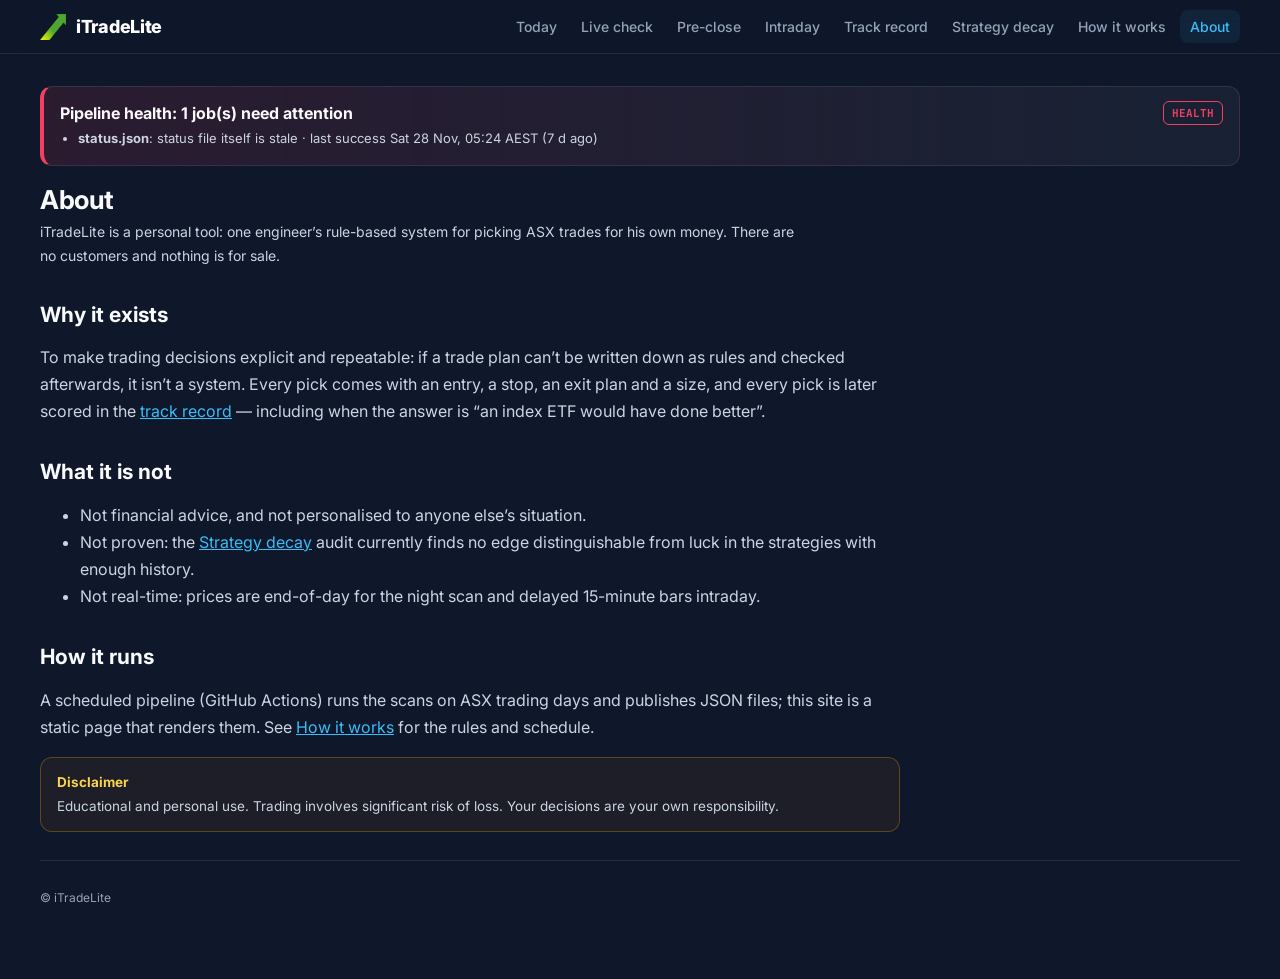
<file: about.html>
<!doctype html>
<html lang="en-AU">
<head>
  <meta charset="utf-8" />
  <meta name="viewport" content="width=device-width, initial-scale=1" />
  <title>About — iTradeLite</title>
  <meta name="description" content="About iTradeLite: a personal, rule-based ASX trading tool built and used by one engineer. Not a service, not financial advice." />
  <link rel="canonical" href="https://www.itradelite.com/about.html" />
  <meta property="og:type" content="website" />
  <meta property="og:site_name" content="iTradeLite" />
  <meta property="og:title" content="About — iTradeLite" />
  <meta property="og:description" content="About iTradeLite: a personal, rule-based ASX trading tool built and used by one engineer. Not a service, not financial advice." />
  <meta property="og:url" content="https://www.itradelite.com/about.html" />
  <meta property="og:image" content="https://www.itradelite.com/assets/og.png" />
  <meta name="twitter:card" content="summary_large_image" />
  <meta name="twitter:title" content="About — iTradeLite" />
  <meta name="twitter:image" content="https://www.itradelite.com/assets/og.png" />
  <link rel="icon" href="/favicon.svg" type="image/svg+xml" />
  <link rel="icon" href="/favicon-96x96.png" sizes="96x96" type="image/png" />
  <link rel="apple-touch-icon" href="/apple-touch-icon.png" />
  <link rel="manifest" href="/site.webmanifest" />
  <script src="/assets/analytics-config.js"></script>
  <script src="/assets/analytics.js"></script>
  <link rel="stylesheet" href="/assets/itl.css" />
</head>
<body>
  <header class="topbar">
    <div class="container topbar__inner">
      <a class="brand" href="/" aria-label="iTradeLite home"><img src="/assets/logo.png" alt="" width="26" height="26" /><span>iTradeLite</span></a>
      <button class="hamburger" id="hamburgerBtn" aria-label="Toggle menu" aria-expanded="false" aria-controls="mainNav">&#9776;</button>
      <nav class="nav" id="mainNav" aria-label="Primary">
        <a href="/today/">Today</a>
        <a href="/live/">Live check</a>
        <a href="/preclose/">Pre-close</a>
        <a href="/intraday/">Intraday</a>
        <a href="/track-record/">Track record</a>
        <a href="/strategy-decay/">Strategy decay</a>
        <a href="/how-it-works.html">How it works</a>
        <a href="/about.html">About</a>
      </nav>
    </div>
  </header>

  <main class="container pagePad">
    <div id="itl-health"></div>
    <div class="prose">
      <div class="page-head"><div><h1>About</h1>
        <p>iTradeLite is a personal tool: one engineer&rsquo;s rule-based system for picking ASX trades for his own money. There are no customers and nothing is for sale.</p></div></div>
      <h2>Why it exists</h2>
      <p>To make trading decisions explicit and repeatable: if a trade plan can&rsquo;t be written down as rules and checked afterwards, it isn&rsquo;t a system. Every pick comes with an entry, a stop, an exit plan and a size, and every pick is later scored in the <a href="/track-record/">track record</a> &mdash; including when the answer is &ldquo;an index ETF would have done better&rdquo;.</p>
      <h2>What it is not</h2>
      <ul>
        <li>Not financial advice, and not personalised to anyone else&rsquo;s situation.</li>
        <li>Not proven: the <a href="/strategy-decay/">Strategy decay</a> audit currently finds no edge distinguishable from luck in the strategies with enough history.</li>
        <li>Not real-time: prices are end-of-day for the night scan and delayed 15-minute bars intraday.</li>
      </ul>
      <h2>How it runs</h2>
      <p>A scheduled pipeline (GitHub Actions) runs the scans on ASX trading days and publishes JSON files; this site is a static page that renders them. See <a href="/how-it-works.html">How it works</a> for the rules and schedule.</p>
      <div class="warn-panel"><b>Disclaimer</b>Educational and personal use. Trading involves significant risk of loss. Your decisions are your own responsibility.</div>
    </div>
    <footer class="site-foot">&copy; iTradeLite</footer>
  </main>

  <script src="/assets/itl.js"></script>
  <script>ITL.bootCommon();</script>
</body>
</html>
</file>
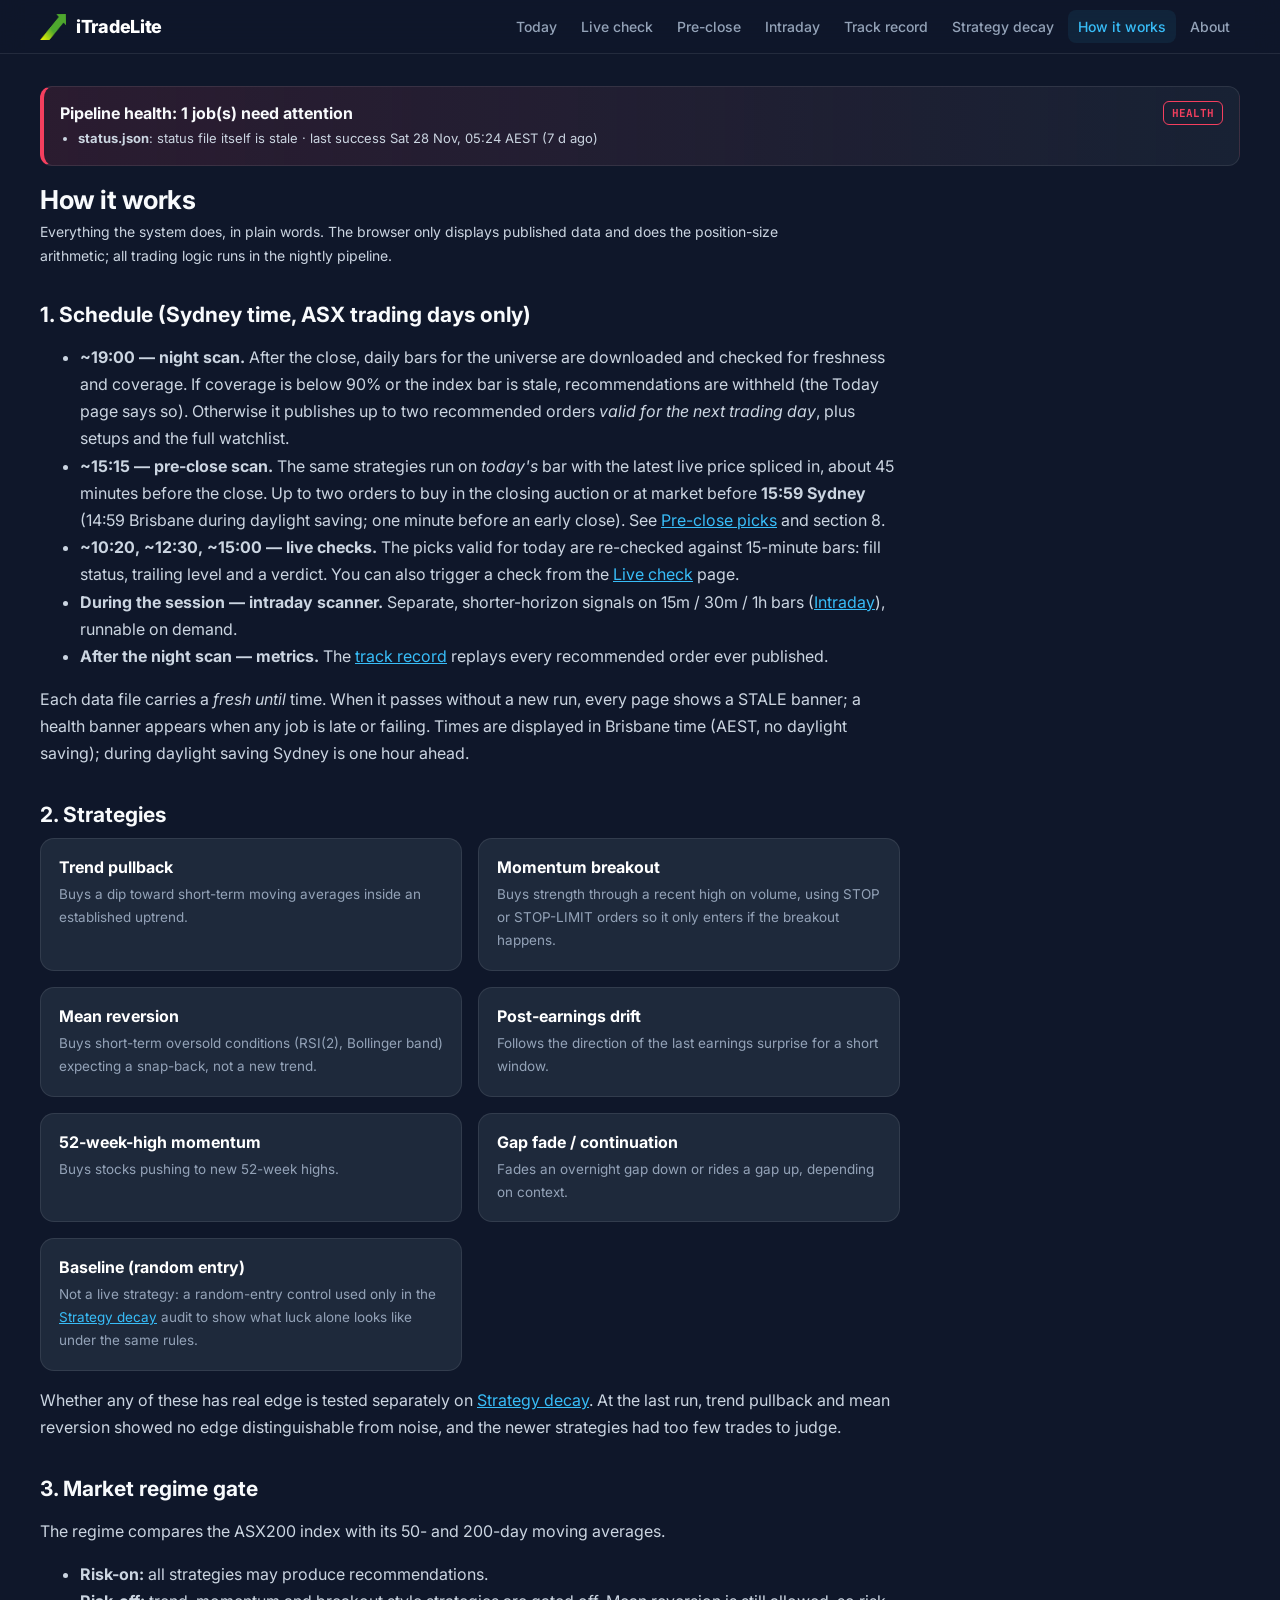
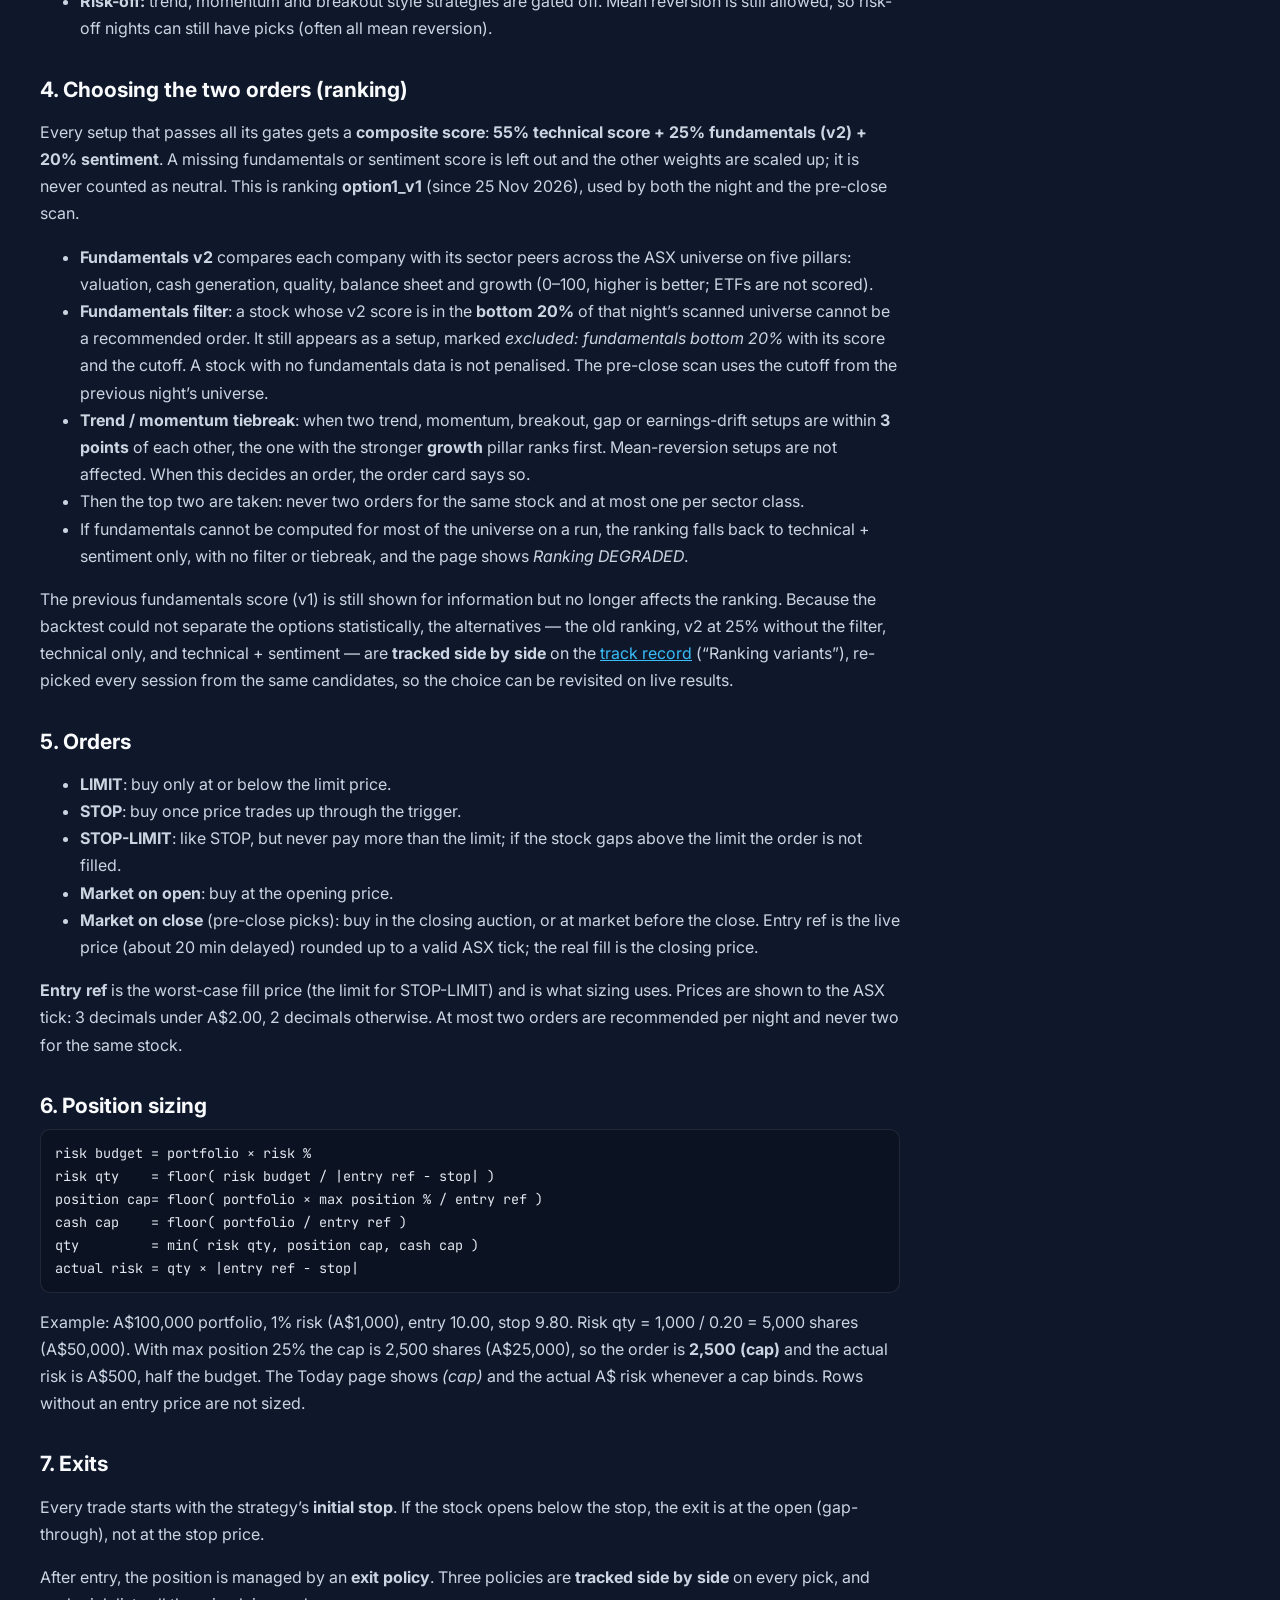
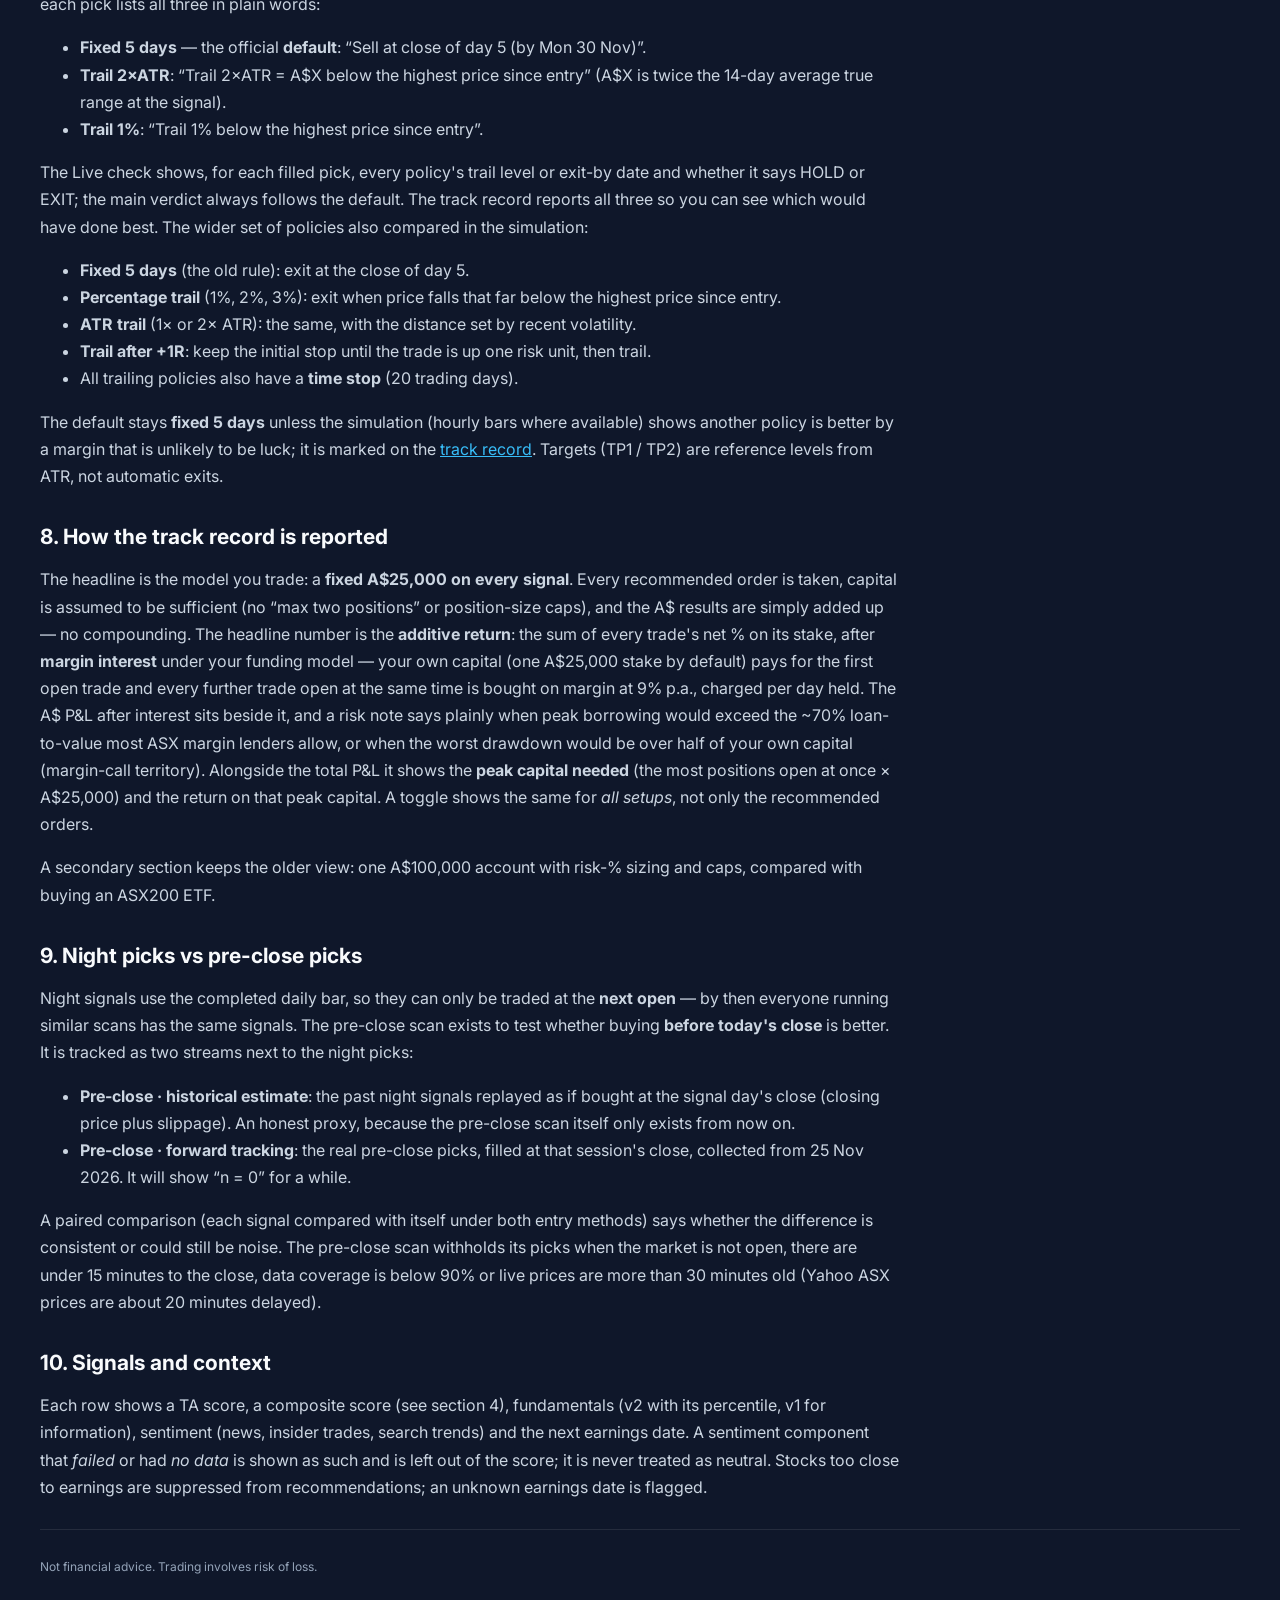
<file: how-it-works.html>
<!doctype html>
<html lang="en-AU">
<head>
  <meta charset="utf-8" />
  <meta name="viewport" content="width=device-width, initial-scale=1" />
  <title>How it works — iTradeLite rules</title>
  <meta name="description" content="How iTradeLite works: the strategies, the risk-off regime gate, order types, position sizing with caps, the three tracked exit policies, the pre-close stream, fixed-stake reporting and the daily schedule (Sydney time)." />
  <link rel="canonical" href="https://www.itradelite.com/how-it-works.html" />
  <meta property="og:type" content="website" />
  <meta property="og:site_name" content="iTradeLite" />
  <meta property="og:title" content="How it works — iTradeLite rules" />
  <meta property="og:description" content="How iTradeLite works: the strategies, the risk-off regime gate, order types, position sizing with caps, the three tracked exit policies, the pre-close stream, fixed-stake reporting and the daily schedule (Sydney time)." />
  <meta property="og:url" content="https://www.itradelite.com/how-it-works.html" />
  <meta property="og:image" content="https://www.itradelite.com/assets/og.png" />
  <meta name="twitter:card" content="summary_large_image" />
  <meta name="twitter:title" content="How it works — iTradeLite rules" />
  <meta name="twitter:image" content="https://www.itradelite.com/assets/og.png" />
  <link rel="icon" href="/favicon.svg" type="image/svg+xml" />
  <link rel="icon" href="/favicon-96x96.png" sizes="96x96" type="image/png" />
  <link rel="apple-touch-icon" href="/apple-touch-icon.png" />
  <link rel="manifest" href="/site.webmanifest" />
  <script src="/assets/analytics-config.js"></script>
  <script src="/assets/analytics.js"></script>
  <link rel="stylesheet" href="/assets/itl.css" />
</head>
<body>
  <header class="topbar">
    <div class="container topbar__inner">
      <a class="brand" href="/" aria-label="iTradeLite home"><img src="/assets/logo.png" alt="" width="26" height="26" /><span>iTradeLite</span></a>
      <button class="hamburger" id="hamburgerBtn" aria-label="Toggle menu" aria-expanded="false" aria-controls="mainNav">&#9776;</button>
      <nav class="nav" id="mainNav" aria-label="Primary">
        <a href="/today/">Today</a>
        <a href="/live/">Live check</a>
        <a href="/preclose/">Pre-close</a>
        <a href="/intraday/">Intraday</a>
        <a href="/track-record/">Track record</a>
        <a href="/strategy-decay/">Strategy decay</a>
        <a href="/how-it-works.html">How it works</a>
        <a href="/about.html">About</a>
      </nav>
    </div>
  </header>

  <main class="container pagePad">
    <div id="itl-health"></div>
    <div class="prose">
      <div class="page-head"><div><h1>How it works</h1>
        <p>Everything the system does, in plain words. The browser only displays published data and does the position-size arithmetic; all trading logic runs in the nightly pipeline.</p></div></div>

      <h2>1. Schedule (Sydney time, ASX trading days only)</h2>
      <ul>
        <li><b>~19:00 &mdash; night scan.</b> After the close, daily bars for the universe are downloaded and checked for freshness and coverage. If coverage is below 90% or the index bar is stale, recommendations are withheld (the Today page says so). Otherwise it publishes up to two recommended orders <i>valid for the next trading day</i>, plus setups and the full watchlist.</li>
        <li><b>~15:15 &mdash; pre-close scan.</b> The same strategies run on <i>today's</i> bar with the latest live price spliced in, about 45 minutes before the close. Up to two orders to buy in the closing auction or at market before <b>15:59 Sydney</b> (14:59 Brisbane during daylight saving; one minute before an early close). See <a href="/preclose/">Pre-close picks</a> and section 8.</li>
        <li><b>~10:20, ~12:30, ~15:00 &mdash; live checks.</b> The picks valid for today are re-checked against 15-minute bars: fill status, trailing level and a verdict. You can also trigger a check from the <a href="/live/">Live check</a> page.</li>
        <li><b>During the session &mdash; intraday scanner.</b> Separate, shorter-horizon signals on 15m / 30m / 1h bars (<a href="/intraday/">Intraday</a>), runnable on demand.</li>
        <li><b>After the night scan &mdash; metrics.</b> The <a href="/track-record/">track record</a> replays every recommended order ever published.</li>
      </ul>
      <p>Each data file carries a <i>fresh until</i> time. When it passes without a new run, every page shows a STALE banner; a health banner appears when any job is late or failing. Times are displayed in Brisbane time (AEST, no daylight saving); during daylight saving Sydney is one hour ahead.</p>

      <h2>2. Strategies</h2>
      <div class="grid2">
        <div class="tile"><h3>Trend pullback</h3><p>Buys a dip toward short-term moving averages inside an established uptrend.</p></div>
        <div class="tile"><h3>Momentum breakout</h3><p>Buys strength through a recent high on volume, using STOP or STOP-LIMIT orders so it only enters if the breakout happens.</p></div>
        <div class="tile"><h3>Mean reversion</h3><p>Buys short-term oversold conditions (RSI(2), Bollinger band) expecting a snap-back, not a new trend.</p></div>
        <div class="tile"><h3>Post-earnings drift</h3><p>Follows the direction of the last earnings surprise for a short window.</p></div>
        <div class="tile"><h3>52-week-high momentum</h3><p>Buys stocks pushing to new 52-week highs.</p></div>
        <div class="tile"><h3>Gap fade / continuation</h3><p>Fades an overnight gap down or rides a gap up, depending on context.</p></div>
        <div class="tile"><h3>Baseline (random entry)</h3><p>Not a live strategy: a random-entry control used only in the <a href="/strategy-decay/">Strategy decay</a> audit to show what luck alone looks like under the same rules.</p></div>
      </div>
      <p>Whether any of these has real edge is tested separately on <a href="/strategy-decay/">Strategy decay</a>. At the last run, trend pullback and mean reversion showed no edge distinguishable from noise, and the newer strategies had too few trades to judge.</p>

      <h2>3. Market regime gate</h2>
      <p>The regime compares the ASX200 index with its 50- and 200-day moving averages.</p>
      <ul>
        <li><b>Risk-on:</b> all strategies may produce recommendations.</li>
        <li><b>Risk-off:</b> trend, momentum and breakout style strategies are gated off. Mean reversion is still allowed, so risk-off nights can still have picks (often all mean reversion).</li>
      </ul>

      <h2>4. Choosing the two orders (ranking)</h2>
      <p>Every setup that passes all its gates gets a <b>composite score</b>: <b>55% technical score + 25% fundamentals (v2) + 20% sentiment</b>. A missing fundamentals or sentiment score is left out and the other weights are scaled up; it is never counted as neutral. This is ranking <b>option1_v1</b> (since 25 Nov 2026), used by both the night and the pre-close scan.</p>
      <ul>
        <li><b>Fundamentals v2</b> compares each company with its sector peers across the ASX universe on five pillars: valuation, cash generation, quality, balance sheet and growth (0&ndash;100, higher is better; ETFs are not scored).</li>
        <li><b>Fundamentals filter</b>: a stock whose v2 score is in the <b>bottom 20%</b> of that night&rsquo;s scanned universe cannot be a recommended order. It still appears as a setup, marked <i>excluded: fundamentals bottom 20%</i> with its score and the cutoff. A stock with no fundamentals data is not penalised. The pre-close scan uses the cutoff from the previous night&rsquo;s universe.</li>
        <li><b>Trend / momentum tiebreak</b>: when two trend, momentum, breakout, gap or earnings-drift setups are within <b>3 points</b> of each other, the one with the stronger <b>growth</b> pillar ranks first. Mean-reversion setups are not affected. When this decides an order, the order card says so.</li>
        <li>Then the top two are taken: never two orders for the same stock and at most one per sector class.</li>
        <li>If fundamentals cannot be computed for most of the universe on a run, the ranking falls back to technical + sentiment only, with no filter or tiebreak, and the page shows <i>Ranking DEGRADED</i>.</li>
      </ul>
      <p>The previous fundamentals score (v1) is still shown for information but no longer affects the ranking. Because the backtest could not separate the options statistically, the alternatives &mdash; the old ranking, v2 at 25% without the filter, technical only, and technical + sentiment &mdash; are <b>tracked side by side</b> on the <a href="/track-record/">track record</a> (&ldquo;Ranking variants&rdquo;), re-picked every session from the same candidates, so the choice can be revisited on live results.</p>

      <h2>5. Orders</h2>
      <ul>
        <li><b>LIMIT</b>: buy only at or below the limit price.</li>
        <li><b>STOP</b>: buy once price trades up through the trigger.</li>
        <li><b>STOP-LIMIT</b>: like STOP, but never pay more than the limit; if the stock gaps above the limit the order is not filled.</li>
        <li><b>Market on open</b>: buy at the opening price.</li>
        <li><b>Market on close</b> (pre-close picks): buy in the closing auction, or at market before the close. Entry ref is the live price (about 20 min delayed) rounded up to a valid ASX tick; the real fill is the closing price.</li>
      </ul>
      <p><b>Entry ref</b> is the worst-case fill price (the limit for STOP-LIMIT) and is what sizing uses. Prices are shown to the ASX tick: 3 decimals under A$2.00, 2 decimals otherwise. At most two orders are recommended per night and never two for the same stock.</p>

      <h2>6. Position sizing</h2>
      <div class="formula">risk budget = portfolio &times; risk %
risk qty    = floor( risk budget / |entry ref &minus; stop| )
position cap= floor( portfolio &times; max position % / entry ref )
cash cap    = floor( portfolio / entry ref )
qty         = min( risk qty, position cap, cash cap )
actual risk = qty &times; |entry ref &minus; stop|</div>
      <p>Example: A$100,000 portfolio, 1% risk (A$1,000), entry 10.00, stop 9.80. Risk qty = 1,000 / 0.20 = 5,000 shares (A$50,000). With max position 25% the cap is 2,500 shares (A$25,000), so the order is <b>2,500 (cap)</b> and the actual risk is A$500, half the budget. The Today page shows <i>(cap)</i> and the actual A$ risk whenever a cap binds. Rows without an entry price are not sized.</p>

      <h2>7. Exits</h2>
      <p>Every trade starts with the strategy&rsquo;s <b>initial stop</b>. If the stock opens below the stop, the exit is at the open (gap-through), not at the stop price.</p>
      <p>After entry, the position is managed by an <b>exit policy</b>. Three policies are <b>tracked side by side</b> on every pick, and each pick lists all three in plain words:</p>
      <ul>
        <li><b>Fixed 5 days</b> &mdash; the official <b>default</b>: &ldquo;Sell at close of day 5 (by Mon 30 Nov)&rdquo;.</li>
        <li><b>Trail 2&times;ATR</b>: &ldquo;Trail 2&times;ATR = A$X below the highest price since entry&rdquo; (A$X is twice the 14-day average true range at the signal).</li>
        <li><b>Trail 1%</b>: &ldquo;Trail 1% below the highest price since entry&rdquo;.</li>
      </ul>
      <p>The Live check shows, for each filled pick, every policy's trail level or exit-by date and whether it says HOLD or EXIT; the main verdict always follows the default. The track record reports all three so you can see which would have done best. The wider set of policies also compared in the simulation:</p>
      <ul>
        <li><b>Fixed 5 days</b> (the old rule): exit at the close of day 5.</li>
        <li><b>Percentage trail</b> (1%, 2%, 3%): exit when price falls that far below the highest price since entry.</li>
        <li><b>ATR trail</b> (1&times; or 2&times; ATR): the same, with the distance set by recent volatility.</li>
        <li><b>Trail after +1R</b>: keep the initial stop until the trade is up one risk unit, then trail.</li>
        <li>All trailing policies also have a <b>time stop</b> (20 trading days).</li>
      </ul>
      <p>The default stays <b>fixed 5 days</b> unless the simulation (hourly bars where available) shows another policy is better by a margin that is unlikely to be luck; it is marked on the <a href="/track-record/">track record</a>. Targets (TP1 / TP2) are reference levels from ATR, not automatic exits.</p>

      <h2>8. How the track record is reported</h2>
      <p>The headline is the model you trade: a <b>fixed A$25,000 on every signal</b>. Every recommended order is taken, capital is assumed to be sufficient (no &ldquo;max two positions&rdquo; or position-size caps), and the A$ results are simply added up &mdash; no compounding. The headline number is the <b>additive return</b>: the sum of every trade's net % on its stake, after <b>margin interest</b> under your funding model &mdash; your own capital (one A$25,000 stake by default) pays for the first open trade and every further trade open at the same time is bought on margin at 9% p.a., charged per day held. The A$ P&amp;L after interest sits beside it, and a risk note says plainly when peak borrowing would exceed the ~70% loan-to-value most ASX margin lenders allow, or when the worst drawdown would be over half of your own capital (margin-call territory). Alongside the total P&amp;L it shows the <b>peak capital needed</b> (the most positions open at once &times; A$25,000) and the return on that peak capital. A toggle shows the same for <i>all setups</i>, not only the recommended orders.</p>
      <p>A secondary section keeps the older view: one A$100,000 account with risk-% sizing and caps, compared with buying an ASX200 ETF.</p>

      <h2>9. Night picks vs pre-close picks</h2>
      <p>Night signals use the completed daily bar, so they can only be traded at the <b>next open</b> &mdash; by then everyone running similar scans has the same signals. The pre-close scan exists to test whether buying <b>before today's close</b> is better. It is tracked as two streams next to the night picks:</p>
      <ul>
        <li><b>Pre-close &middot; historical estimate</b>: the past night signals replayed as if bought at the signal day's close (closing price plus slippage). An honest proxy, because the pre-close scan itself only exists from now on.</li>
        <li><b>Pre-close &middot; forward tracking</b>: the real pre-close picks, filled at that session's close, collected from 25 Nov 2026. It will show &ldquo;n = 0&rdquo; for a while.</li>
      </ul>
      <p>A paired comparison (each signal compared with itself under both entry methods) says whether the difference is consistent or could still be noise. The pre-close scan withholds its picks when the market is not open, there are under 15 minutes to the close, data coverage is below 90% or live prices are more than 30 minutes old (Yahoo ASX prices are about 20 minutes delayed).</p>

      <h2>10. Signals and context</h2>
      <p>Each row shows a TA score, a composite score (see section 4), fundamentals (v2 with its percentile, v1 for information), sentiment (news, insider trades, search trends) and the next earnings date. A sentiment component that <i>failed</i> or had <i>no data</i> is shown as such and is left out of the score; it is never treated as neutral. Stocks too close to earnings are suppressed from recommendations; an unknown earnings date is flagged.</p>
    </div>

    <footer class="site-foot">Not financial advice. Trading involves risk of loss.</footer>
  </main>

  <script src="/assets/itl.js"></script>
  <script>ITL.bootCommon();</script>
</body>
</html>
</file>
<file: assets/itl.css>
/* iTradeLite shared styles — dark slate theme (from the Today page). */
@import url('https://fonts.googleapis.com/css2?family=Inter:wght@400;500;600;700;800&family=JetBrains+Mono:wght@400;500;700&display=swap');

:root {
  --bg: #0f172a;
  --bg-deep: #0b1222;
  --card-bg: #1e293b;
  --card-bg-2: #172033;
  --bg-card: rgba(255, 255, 255, 0.04);
  --border: rgba(255, 255, 255, 0.09);
  --border-hover: rgba(56, 189, 248, 0.35);
  --text-main: #f8fafc;
  --text-body: #cbd5e1;
  --text-muted: #94a3b8;
  --text-dimmed: #64748b;
  --accent: #38bdf8;
  --brand-primary: #38bdf8;
  --accent-green: #10b981;
  --accent-red: #f43f5e;
  --accent-gold: #f59e0b;
  --accent-violet: #a78bfa;
  --success: #10b981;
  --danger: #f43f5e;
  --warning: #f59e0b;
  --series-1: #1a95d8;
  --series-2: #c97a12;
  --mono-font: 'JetBrains Mono', ui-monospace, SFMono-Regular, Menlo, Consolas, monospace;
  --sans-font: 'Inter', -apple-system, system-ui, 'Segoe UI', sans-serif;
}

* { box-sizing: border-box; }
html { -webkit-text-size-adjust: 100%; }
body {
  background: var(--bg);
  color: var(--text-main);
  font-family: var(--sans-font);
  margin: 0;
  line-height: 1.5;
  -webkit-font-smoothing: antialiased;
}
a { color: var(--accent); }
a:hover { filter: brightness(1.15); }
h1, h2, h3, h4 { line-height: 1.25; }
code { font-family: var(--mono-font); font-size: 0.9em; background: rgba(255,255,255,0.05); padding: 1px 5px; border-radius: 4px; }

.container { max-width: 1240px; margin: 0 auto; padding: 0 20px; }
.pagePad { padding-top: 18px; padding-bottom: 32px; }
.mono { font-family: var(--mono-font); font-size: 13px; }
.muted { color: var(--text-muted); }
.dim { color: var(--text-dimmed); }
.small { font-size: 12px; color: var(--text-muted); }
.right { text-align: right; }
.nowrap { white-space: nowrap; }
.pos { color: var(--accent-green); }
.neg { color: var(--accent-red); }
.warnc { color: var(--accent-gold); }
.sr-only { position: absolute; width: 1px; height: 1px; overflow: hidden; clip: rect(0 0 0 0); }

/* ── Topbar / nav ─────────────────────────────────────────────────────── */
.topbar {
  background: rgba(15, 23, 42, 0.86);
  backdrop-filter: blur(12px);
  border-bottom: 1px solid var(--border);
  position: sticky; top: 0; z-index: 100;
  padding: 10px 0;
}
.topbar__inner { display: flex; align-items: center; justify-content: space-between; gap: 16px; }
.brand { display: flex; align-items: center; gap: 10px; text-decoration: none; color: #fff; font-weight: 800; font-size: 18px; letter-spacing: -0.3px; }
.brand img { width: 26px; height: 26px; }
.brand:hover { filter: none; }
.nav { display: flex; gap: 4px; font-size: 14px; flex-wrap: wrap; }
.nav a { text-decoration: none; color: var(--text-muted); padding: 6px 10px; border-radius: 8px; font-weight: 500; }
.nav a:hover { color: #fff; background: rgba(255,255,255,0.04); filter: none; }
.nav a[aria-current="page"] { color: var(--accent); background: rgba(56,189,248,0.08); }
.hamburger { display: none; background: none; border: 1px solid var(--border); border-radius: 8px; color: var(--text-muted); font-size: 1.2rem; cursor: pointer; min-width: 44px; min-height: 40px; }

@media (max-width: 900px) {
  .hamburger { display: block; }
  .nav {
    position: fixed; top: 58px; left: 0; right: 0;
    background: rgba(15, 23, 42, 0.98);
    border-bottom: 1px solid var(--border);
    flex-direction: column; gap: 0;
    max-height: 0; overflow: hidden; opacity: 0;
    transition: max-height .25s ease, opacity .25s ease;
  }
  .nav.active { max-height: 520px; opacity: 1; padding: 6px 0; }
  .nav a { padding: 13px 20px; border-radius: 0; font-size: 1rem; border-bottom: 1px solid rgba(255,255,255,0.04); }
}

.fixtures-badge {
  display: block; text-align: center; margin: 0;
  background: #7c2d12; color: #fed7aa; font: 700 11px var(--mono-font);
  padding: 4px 9px; border-bottom: 1px solid #ea580c;
}

/* ── Buttons ──────────────────────────────────────────────────────────── */
.btn {
  display: inline-flex; align-items: center; justify-content: center; gap: 6px;
  background: var(--accent); color: var(--bg);
  border: 1px solid transparent; padding: 9px 16px; border-radius: 9px;
  font: 700 13px var(--sans-font); text-decoration: none; cursor: pointer;
  white-space: nowrap; min-height: 40px;
}
.btn:hover { filter: brightness(1.08); }
.btn:disabled { opacity: 0.5; cursor: not-allowed; filter: grayscale(40%); }
.btn--ghost { background: transparent; border-color: var(--border); color: var(--text-body); }
.btn--ghost:hover { color: #fff; border-color: var(--border-hover); }
.btn--violet { background: linear-gradient(135deg, #6d28d9, #a78bfa); color: #fff; }
.btn-row { display: flex; gap: 8px; align-items: center; flex-wrap: wrap; }
.refresh-status { font-size: 12px; color: var(--text-muted); }
.refresh-status[data-state="ok"] { color: var(--accent-green); }
.refresh-status[data-state="warn"] { color: var(--accent-gold); }
.refresh-status[data-state="error"] { color: var(--accent-red); }

/* ── Page header ──────────────────────────────────────────────────────── */
.page-head { display: flex; justify-content: space-between; align-items: flex-end; gap: 16px; flex-wrap: wrap; margin: 18px 0 14px; }
.page-head h1 { margin: 0; font-size: 26px; letter-spacing: -0.5px; }
.page-head p { margin: 4px 0 0; color: var(--text-muted); font-size: 14px; max-width: 760px; }
/* legacy class names used by strategy-decay */
.page-header { margin: 22px 0 18px; }
.page-header h1 { margin: 0 0 8px; font-size: 30px; letter-spacing: -0.5px; }
.page-header p { margin: 0; color: var(--text-muted); max-width: 860px; }

/* ── Banners ──────────────────────────────────────────────────────────── */
.banner {
  border-radius: 12px; padding: 14px 16px; margin: 14px 0;
  border: 1px solid var(--border); border-left: 4px solid var(--border);
  background: var(--card-bg);
  display: flex; justify-content: space-between; align-items: flex-start; gap: 12px;
}
.banner__title { font-weight: 700; }
.banner__text { font-size: 13px; color: var(--text-body); margin-top: 3px; }
.banner__tag { font: 700 11px var(--mono-font); padding: 4px 8px; border-radius: 6px; border: 1px solid currentColor; white-space: nowrap; }
.banner--stale { border-left-color: var(--accent-gold); background: linear-gradient(90deg, rgba(245,158,11,0.16), rgba(30,41,59,0.6)); }
.banner--stale .banner__tag, .banner--warn .banner__tag { color: var(--accent-gold); }
.banner--stale .banner__title { color: #fcd34d; font-size: 15px; }
.banner--warn { border-left-color: var(--accent-gold); }
.banner--error { border-left-color: var(--accent-red); background: linear-gradient(90deg, rgba(244,63,94,0.14), rgba(30,41,59,0.6)); }
.banner--error .banner__tag { color: var(--accent-red); }
.banner--health { border-left-color: var(--accent-red); background: linear-gradient(90deg, rgba(244,63,94,0.12), rgba(30,41,59,0.6)); }
.banner--health .banner__tag { color: var(--accent-red); }
.banner--info { border-left-color: var(--accent); }
.banner--info .banner__tag { color: var(--accent); }
.banner--violet { border-left-color: var(--accent-violet); }
.banner--violet .banner__tag { color: var(--accent-violet); }
.health-list { margin: 4px 0 0; padding-left: 18px; }
.health-list li { margin: 2px 0; }

.errorBox {
  margin: 12px 0; padding: 12px 14px;
  border: 1px solid rgba(244,63,94,0.4); background: rgba(244,63,94,0.10);
  border-radius: 10px; font-size: 13px;
}
.empty-state { text-align: center; padding: 34px 18px; color: var(--text-muted); }
.empty-state__title { color: var(--text-main); font-weight: 700; font-size: 16px; margin-bottom: 6px; }

/* ── Cards / KPIs ─────────────────────────────────────────────────────── */
.card { background: var(--card-bg); border: 1px solid var(--border); border-radius: 14px; margin-bottom: 18px; overflow: hidden; }
.card__head {
  padding: 14px 18px; border-bottom: 1px solid var(--border); background: rgba(255,255,255,0.02);
  display: flex; align-items: center; justify-content: space-between; gap: 12px; flex-wrap: wrap;
}
.card__head h2 { margin: 0; font-size: 16px; }
.card__body { padding: 14px 18px; }
.count { font-size: 12px; color: var(--text-muted); }

.kpiGrid { display: grid; grid-template-columns: repeat(auto-fit, minmax(170px, 1fr)); gap: 12px; margin: 14px 0 18px; }
.kpiBox { background: var(--card-bg); border: 1px solid var(--border); border-radius: 12px; padding: 14px 16px; }
.kpiLabel { font-size: 11px; font-weight: 800; color: var(--text-muted); text-transform: uppercase; letter-spacing: 0.06em; }
.kpiValue { font-family: var(--mono-font); font-size: 24px; font-weight: 500; margin-top: 6px; color: var(--accent); }
.kpiValue--text { font: 700 15px var(--sans-font); color: var(--text-main); text-transform: none; }
.kpiValue.pos { color: var(--accent-green); }
.kpiValue.neg { color: var(--accent-red); }
.kpiSub { font-size: 11px; color: var(--text-muted); margin-top: 4px; }
@media (max-width: 600px) {
  .kpiGrid--compact { grid-template-columns: repeat(3, 1fr); gap: 8px; }
  .kpiGrid--compact .kpiBox { padding: 10px; }
  .kpiGrid--compact .kpiValue { font-size: 20px; margin-top: 2px; }
  .kpiGrid--compact .kpiSub { display: none; }
}

.meta { display: flex; flex-wrap: wrap; gap: 8px; padding: 12px 18px; }
.pill {
  display: inline-flex; align-items: center; gap: 6px;
  border-radius: 999px; padding: 4px 10px; font-size: 12px;
  border: 1px solid var(--border); background: rgba(255,255,255,0.03); white-space: nowrap; color: var(--text-body);
}
.pill b { color: var(--text-main); font-weight: 600; }
.pill--ok { border-color: rgba(16,185,129,0.4); }
.pill--warn { border-color: rgba(245,158,11,0.5); color: #fcd34d; }
.pill--bad { border-color: rgba(244,63,94,0.5); color: #fda4af; }

/* ── Chips / badges ───────────────────────────────────────────────────── */
.chips { display: flex; flex-wrap: wrap; gap: 6px; margin-top: 6px; }
.chip {
  display: inline-flex; align-items: center; gap: 4px;
  padding: 2px 8px; border-radius: 999px; font: 600 11px var(--mono-font);
  border: 1px solid var(--border); color: var(--text-muted); text-decoration: none; white-space: nowrap;
}
a.chip:hover { filter: brightness(1.25); }
.chip--pos { color: var(--accent-green); border-color: rgba(16,185,129,0.4); background: rgba(16,185,129,0.08); }
.chip--neg { color: var(--accent-red); border-color: rgba(244,63,94,0.4); background: rgba(244,63,94,0.08); }
.chip--warn { color: var(--accent-gold); border-color: rgba(245,158,11,0.45); background: rgba(245,158,11,0.07); }
.chip--muted { color: var(--text-muted); }
.chip--failed { color: #fda4af; border-style: dashed; border-color: rgba(244,63,94,0.5); }
.chip--nodata { color: var(--text-dimmed); border-style: dashed; }
.chip--info { color: var(--accent); border-color: rgba(56,189,248,0.4); }

.badge {
  display: inline-block; font: 800 12px var(--mono-font); letter-spacing: 0.04em;
  padding: 4px 10px; border-radius: 7px; border: 1px solid currentColor; white-space: nowrap;
}
.badge--ENTER { color: #34d399; background: rgba(16,185,129,0.12); }
.badge--HOLD { color: #38bdf8; background: rgba(56,189,248,0.10); }
.badge--WAIT { color: #fbbf24; background: rgba(245,158,11,0.10); }
.badge--SKIP { color: #94a3b8; background: rgba(148,163,184,0.08); }
.badge--EXIT { color: #fb7185; background: rgba(244,63,94,0.12); }
.badge--LEGACY { color: #a78bfa; }

.status-dot { height: 9px; width: 9px; border-radius: 50%; display: inline-block; margin-right: 6px; }
.dot--valid { background: var(--accent-green); box-shadow: 0 0 8px rgba(16,185,129,0.5); }
.dot--watch { background: var(--accent-gold); }
.dot--other { background: var(--text-dimmed); }

/* ── Controls ─────────────────────────────────────────────────────────── */
.controls {
  background: var(--card-bg); border: 1px solid var(--border); border-radius: 12px;
  padding: 14px 16px; display: flex; flex-wrap: wrap; gap: 12px; align-items: flex-end; margin-bottom: 18px;
}
.field { display: flex; flex-direction: column; gap: 5px; min-width: 140px; }
.field--grow { flex: 1 1 220px; }
.field label { font-size: 11px; font-weight: 800; color: var(--text-muted); text-transform: uppercase; letter-spacing: 0.06em; }
.field .hint { font-size: 11px; color: var(--text-dimmed); min-height: 14px; }
.field .hint.err { color: var(--accent-red); font-weight: 600; }
select, input[type="text"], input[type="number"], input:not([type]) {
  background: rgba(15,23,42,0.85); border: 1px solid var(--border); color: #fff;
  padding: 9px 11px; border-radius: 9px; font: 14px var(--sans-font); outline: none; width: 100%;
}
select:focus, input:focus { border-color: rgba(56,189,248,0.65); box-shadow: 0 0 0 3px rgba(56,189,248,0.15); }
input.invalid { border-color: var(--accent-red); box-shadow: 0 0 0 3px rgba(244,63,94,0.15); }
@media (max-width: 700px) { .field { flex: 1 1 45%; min-width: 0; } .field--grow { flex-basis: 100%; } }

/* ── Tables ───────────────────────────────────────────────────────────── */
.tableWrap, .table-scroll { overflow-x: auto; -webkit-overflow-scrolling: touch; }
table { width: 100%; border-collapse: collapse; }
th {
  text-align: left; padding: 10px 12px; font-size: 11px; color: var(--text-muted);
  text-transform: uppercase; letter-spacing: 0.07em; border-bottom: 1px solid var(--border); white-space: nowrap;
}
td { padding: 11px 12px; border-bottom: 1px solid var(--border); font-size: 13.5px; vertical-align: top; }
th.right, td.right { text-align: right; }
tbody tr:hover { background: rgba(255,255,255,0.02); }
tr.row-main td { border-bottom: none; }
tr.row-note td { padding-top: 0; font-size: 12.5px; color: var(--text-body); }
tr.row-highlight { background: rgba(56,189,248,0.06); }
tr.row-highlight td:first-child { box-shadow: inset 3px 0 0 var(--accent); }
.symbol-line { display: flex; align-items: baseline; gap: 4px; }
.sym { font-family: var(--mono-font); font-weight: 700; color: var(--accent); }
.company-name { display: block; font-size: 11px; color: var(--text-muted); white-space: nowrap; overflow: hidden; text-overflow: ellipsis; max-width: 180px; }
.ext-link { color: var(--text-muted); text-decoration: none; font-size: 12px; padding: 0 3px; border-radius: 4px; }
.ext-link:hover { color: var(--accent); background: rgba(56,189,248,0.1); }
.cap { color: var(--accent-gold); font-weight: 700; cursor: help; border-bottom: 1px dotted var(--accent-gold); }
.lvl { display: block; white-space: nowrap; }
.lvl span { color: var(--text-dimmed); font-size: 11px; margin-right: 3px; }
details.why summary { cursor: pointer; color: var(--text-muted); font-size: 12px; }
details.why p { margin: 6px 0 2px; }
.dimmed { opacity: 0.55; filter: grayscale(30%); }

/* Responsive "stacked" table: each row becomes a card on narrow screens */
@media (max-width: 760px) {
  table.stack thead { display: none; }
  table.stack, table.stack tbody, table.stack tr, table.stack td { display: block; width: 100%; }
  table.stack tr.row-main { border-top: 1px solid var(--border); padding: 8px 0 0; }
  table.stack td { border: none; padding: 5px 14px 5px 42%; position: relative; text-align: right; min-height: 28px; }
  table.stack td::before { content: attr(data-label); position: absolute; left: 14px; top: 7px; max-width: 38%; color: var(--text-muted); font-size: 11px; text-transform: uppercase; letter-spacing: 0.05em; text-align: left; }
  table.stack td .lvl { display: inline-block; margin-left: 8px; }
  table.stack td .symbol-line { justify-content: flex-end; }
  table.stack td .company-name { margin-left: auto; }
  table.stack td.td-full { padding-left: 14px; text-align: left; }
  table.stack td.td-full::before { display: none; }
  table.stack tr.row-note td { padding-bottom: 12px; border-bottom: 1px solid var(--border); }
  .company-name { max-width: 55vw; }
  .container { padding: 0 12px; }
}

/* ── Order cards (Today recommended) ──────────────────────────────────── */
.orders { display: grid; grid-template-columns: repeat(auto-fit, minmax(340px, 1fr)); gap: 14px; padding: 14px 18px; }
@media (max-width: 500px) { .orders { grid-template-columns: 1fr; padding: 12px; } }
.order {
  background: var(--card-bg-2); border: 1px solid var(--border); border-left: 4px solid var(--accent-green);
  border-radius: 12px; padding: 14px 16px;
}
.order__head { display: flex; justify-content: space-between; align-items: flex-start; gap: 10px; }
.order__sym { font: 700 20px var(--mono-font); color: var(--accent); }
.order__type { font: 700 12px var(--mono-font); color: var(--text-main); background: rgba(255,255,255,0.06); padding: 3px 8px; border-radius: 6px; }
.order__grid { display: grid; grid-template-columns: repeat(3, 1fr); gap: 8px 14px; margin: 12px 0; }
@media (max-width: 420px) { .order__grid { grid-template-columns: repeat(2, 1fr); } }
.order__grid div { display: flex; flex-direction: column; }
.order__grid .k { font-size: 10.5px; text-transform: uppercase; letter-spacing: 0.06em; color: var(--text-muted); font-weight: 700; }
.order__grid .v { font: 500 15px var(--mono-font); }
.order__size { background: rgba(56,189,248,0.07); border: 1px solid rgba(56,189,248,0.25); border-radius: 9px; padding: 8px 10px; font-size: 13px; }
.order__size b { font-family: var(--mono-font); font-size: 16px; }
.order__exit { font-size: 13px; margin-top: 10px; color: var(--text-body); }
.order__exit b { color: var(--text-main); }
.order__note { font-size: 12.5px; color: var(--text-body); margin-top: 8px; }

/* ── Charts ───────────────────────────────────────────────────────────── */
.chart-panel { background: var(--card-bg); border: 1px solid var(--border); border-radius: 14px; padding: 16px 18px; margin-bottom: 18px; position: relative; }
.chart-panel h3 { margin: 0 0 4px; font-size: 15px; }
.chart-panel .chart-note { color: var(--text-muted); font-size: 12px; margin-bottom: 10px; }
.chart-panel canvas { width: 100%; height: 300px; display: block; }
.legend { display: flex; gap: 16px; flex-wrap: wrap; font-size: 12px; color: var(--text-body); margin-top: 8px; }
.legend span { display: inline-flex; align-items: center; gap: 6px; }
.legend i { width: 14px; height: 3px; border-radius: 2px; display: inline-block; }
.chart-svg { width: 100%; height: auto; display: block; touch-action: pan-y; }
.chart-svg text { font: 11px var(--mono-font); fill: var(--text-muted); }
.chart-svg .grid { stroke: rgba(255,255,255,0.07); }
.chart-svg .base { stroke: rgba(255,255,255,0.22); }
.chart-tip {
  position: absolute; pointer-events: none; background: #0b1222; border: 1px solid var(--border);
  border-radius: 8px; padding: 7px 9px; font: 12px var(--mono-font); color: var(--text-main);
  white-space: nowrap; display: none; z-index: 5; box-shadow: 0 6px 20px rgba(0,0,0,0.4);
}
.chart-tip i { display: inline-block; width: 10px; height: 3px; margin-right: 5px; vertical-align: middle; }

/* ── Prose / marketing ────────────────────────────────────────────────── */
.prose { max-width: 860px; }
.prose p, .prose li { color: var(--text-body); line-height: 1.7; }
.prose h2 { margin: 34px 0 10px; font-size: 21px; }
.prose h3 { margin: 20px 0 6px; font-size: 16px; }
.formula { background: var(--bg-deep); border: 1px solid var(--border); border-radius: 10px; padding: 12px 14px; font: 13.5px/1.7 var(--mono-font); color: #e2e8f0; overflow-x: auto; white-space: pre; }
.grid2 { display: grid; grid-template-columns: repeat(auto-fit, minmax(300px, 1fr)); gap: 16px; }
.grid3 { display: grid; grid-template-columns: repeat(auto-fit, minmax(320px, 1fr)); gap: 16px; }
@media (max-width: 400px) { .grid3 { grid-template-columns: 1fr; } }
.tile { background: var(--card-bg); border: 1px solid var(--border); border-radius: 14px; padding: 18px; text-decoration: none; color: inherit; display: block; }
a.tile:hover { border-color: var(--border-hover); filter: none; }
.tile h3 { margin: 0 0 6px; font-size: 16px; color: #fff; }
.tile p { margin: 0; color: var(--text-muted); font-size: 13.5px; }
.tile .k { font: 700 11px var(--mono-font); color: var(--accent); letter-spacing: 0.08em; }
.hero { padding: 46px 0 26px; }
.hero h1 { font-size: clamp(30px, 5vw, 48px); margin: 0 0 12px; letter-spacing: -1px; }
.hero p { font-size: 17px; color: var(--text-body); max-width: 680px; margin: 0 0 22px; }

.warn-panel { background: rgba(245,158,11,0.06); border: 1px solid rgba(245,158,11,0.3); border-radius: 12px; padding: 14px 16px; color: var(--text-body); font-size: 13.5px; margin: 14px 0; }
.warn-panel b { color: #fcd34d; display: block; margin-bottom: 4px; }

footer.site-foot { padding: 28px 0 40px; border-top: 1px solid var(--border); margin-top: 28px; color: var(--text-muted); font-size: 12px; }
footer.site-foot a { color: var(--text-muted); }

/* ── Track record ─────────────────────────────────────────────────────── */
.verdict { font-size: 18px; font-weight: 700; padding: 14px 16px; border-radius: 12px; border: 1px solid var(--border); background: var(--card-bg); margin: 6px 0 6px; }
.verdict--ok { border-left: 4px solid var(--accent-green); }
.verdict--bad { border-left: 4px solid var(--accent-red); }
.verdict--info { border-left: 4px solid var(--accent); }
dl.notes { display: grid; grid-template-columns: 180px 1fr; gap: 8px 16px; margin: 0; font-size: 13px; }
dl.notes dt { color: var(--text-muted); font-weight: 700; }
dl.notes dd { margin: 0; color: var(--text-body); }
@media (max-width: 600px) { dl.notes { grid-template-columns: 1fr; } dl.notes dd { margin-bottom: 6px; } }
details.data-table { margin-top: 10px; }
details.data-table summary { cursor: pointer; font-size: 12px; color: var(--text-muted); }
details.data-table table { max-width: 520px; }

/* ── Compact tables with expandable row details (Today) ───────────────── */
table.compact td { padding-top: 6px; padding-bottom: 6px; vertical-align: middle; }
table.compact .company-name { font-size: 10.5px; }
table.compact .lvl { display: inline; margin-left: 6px; }
table.compact .company-name { max-width: 150px; }
tr.row-compact { cursor: pointer; }
tr[hidden], table.stack tr[hidden] { display: none !important; }
tr.row-compact[aria-expanded="true"] { background: rgba(56,189,248,0.05); }
tr.row-compact[aria-expanded="true"] td { border-bottom: none; }
tr.row-detail td { background: rgba(56,189,248,0.04); padding-top: 4px; padding-bottom: 12px; }
th.td-toggle, td.td-toggle { width: 30px; padding-left: 10px; padding-right: 0; }
.row-toggle { background: none; border: 1px solid var(--border); color: var(--text-muted); border-radius: 6px; width: 26px; height: 26px; cursor: pointer; font-size: 12px; line-height: 1; }
.row-toggle:hover { color: #fff; border-color: var(--border-hover); }
details.card--fold > summary { cursor: pointer; list-style: none; }
details.card--fold > summary::-webkit-details-marker { display: none; }
details.card--fold > summary h2::before { content: "\25b8  "; color: var(--text-muted); }
details.card--fold[open] > summary h2::before { content: "\25be  "; }
details.card--fold:not([open]) > summary { border-bottom: none; }
.fold-hint { color: var(--accent); }
@media (max-width: 760px) {
  table.stack.compact td.td-toggle { display: none; }
  table.stack.compact tr.row-main { display: grid; grid-template-columns: repeat(3, 1fr); column-gap: 8px; padding: 8px 12px 6px; }
  table.stack.compact tr.row-main td { padding: 2px 0; text-align: left; min-height: 0; white-space: normal; }
  table.stack.compact tr.row-main td::before { position: static; display: block; max-width: none; font-size: 10px; margin-bottom: 1px; }
  table.stack.compact tr.row-main td[data-label="Symbol"] { grid-column: 1 / 3; }
  table.stack.compact tr.row-main td[data-label="Symbol"]::before, table.stack.compact tr.row-main td[data-label="Order"]::before { display: none; }
  table.stack.compact tr.row-main td[data-label="Order"] { grid-column: 1 / -1; }
  table.stack.compact td .symbol-line { justify-content: flex-start; }
  table.stack.compact td .company-name { margin-left: 0; }
  table.stack.compact td[data-label="Strategy"], table.stack.compact td[data-label="Sentiment"] { display: none; }
}

/* ── Exit plans (three tracked policies, default marked) ──────────────── */
.xplans { font-size: 12.5px; margin-top: 10px; color: var(--text-body); }
.xplans__head b { color: var(--text-main); }
.xplans ul { list-style: none; margin: 4px 0 0; padding: 0; }
.xplans li { margin: 2px 0; padding-left: 14px; position: relative; }
.xplans li::before { content: "\25cb"; position: absolute; left: 0; top: 0; color: var(--text-dimmed); font-size: 10px; line-height: 1.9; }
.xplans li.is-default::before { content: "\25cf"; color: var(--accent); }
.xplans .xp-name { font-weight: 700; color: var(--text-main); margin-right: 4px; }
.xplans .xp-def { margin-right: 4px; padding: 0 6px; font-size: 10px; vertical-align: 1px; }
.xplans li:not(.is-default) .xp-rule { color: var(--text-muted); }

/* Per-policy trails on the Live page */
.trails { display: grid; grid-template-columns: repeat(auto-fit, minmax(230px, 1fr)); gap: 6px 12px; margin-top: 8px; }
.trail { border: 1px solid var(--border); border-radius: 9px; padding: 6px 9px; font-size: 12px; background: rgba(255,255,255,0.02); }
.trail.is-default { border-color: rgba(56,189,248,0.45); background: rgba(56,189,248,0.05); }
.trail__head { display: flex; justify-content: space-between; align-items: center; gap: 6px; }
.trail__name { font-weight: 700; color: var(--text-main); }
.trail .badge { font-size: 10.5px; padding: 1px 7px; }
.trail__lvl { font-family: var(--mono-font); color: var(--text-body); margin-top: 2px; }
.badge--NA { color: var(--text-dimmed); }

/* ── Pre-close page ───────────────────────────────────────────────────── */
.deadline { display: flex; flex-wrap: wrap; align-items: center; gap: 10px 22px; padding: 14px 18px; }
.deadline__big { font: 700 26px var(--mono-font); color: var(--accent-violet); }
.deadline__big.passed { color: var(--text-dimmed); }
.deadline__big.urgent { color: var(--accent-gold); }
.deadline__label { font-size: 11px; font-weight: 800; color: var(--text-muted); text-transform: uppercase; letter-spacing: 0.06em; }
.deadline__val { font: 600 15px var(--sans-font); color: var(--text-main); }

/* ── Track record: fixed-stake matrix ─────────────────────────────────── */
.matrix { width: 100%; border-collapse: separate; border-spacing: 6px; }
.matrix th { border: none; padding: 4px 6px; }
.matrix td { border: none; padding: 0; }
.matrix th.rowh { text-transform: none; letter-spacing: 0; font-size: 13px; color: var(--text-main); white-space: normal; min-width: 140px; }
.matrix th.rowh .small { display: block; font-weight: 400; }
.mcell { width: 100%; text-align: left; background: rgba(255,255,255,0.03); border: 1px solid var(--border); border-radius: 10px; padding: 9px 11px; color: var(--text-main); cursor: pointer; font: inherit; min-height: 58px; }
.mcell:hover { border-color: var(--border-hover); }
.mcell[aria-pressed="true"] { border-color: var(--accent); background: rgba(56,189,248,0.10); box-shadow: inset 0 0 0 1px var(--accent); }
.mcell__v { display: block; font: 600 16px var(--mono-font); }
.mcell__n { display: block; font-size: 11px; color: var(--text-muted); }
.mcell--empty .mcell__v { font: 500 12px var(--sans-font); color: var(--text-muted); }
.seg { display: inline-flex; border: 1px solid var(--border); border-radius: 9px; overflow: hidden; }
.seg button { background: transparent; color: var(--text-muted); border: none; padding: 7px 12px; font: 600 12px var(--sans-font); cursor: pointer; }
.seg button[aria-pressed="true"] { background: rgba(56,189,248,0.14); color: var(--accent); }
.cmp-list { margin: 6px 0 0; padding-left: 18px; font-size: 13px; color: var(--text-body); }
.cmp-list li { margin: 4px 0; }
@media (max-width: 760px) {
  .matrix { border-spacing: 4px; }
  .matrix th.rowh { min-width: 0; font-size: 12px; }
  .mcell { padding: 7px 8px; }
  .mcell__v { font-size: 13px; }
}
.kpiValue--split { font-size: 16px; margin-top: 10px; }
.chart-svg .zero { stroke: rgba(255,255,255,0.35); }
.kpiGrid--7 { grid-template-columns: repeat(auto-fit, minmax(250px, 1fr)); gap: 10px; }
.kpiGrid--7 .kpiBox { padding: 12px 12px; }
.kpiGrid--7 .kpiValue { font-size: 20px; }
@media (max-width: 600px) { .kpiGrid--7 { grid-template-columns: repeat(2, 1fr); } }
.kpiValue--split span { white-space: nowrap; }
@media (max-width: 760px) {
  .matrix, .matrix thead, .matrix tbody { display: block; }
  .matrix tr { display: grid; grid-template-columns: repeat(3, minmax(0, 1fr)); gap: 4px; margin-bottom: 6px; }
  .matrix thead th:first-child { display: none; }
  .matrix thead th { white-space: normal; font-size: 10px; }
  .matrix th.rowh { grid-column: 1 / -1; padding: 6px 2px 0; }
  .matrix th.rowh .small { display: inline; margin-left: 4px; }
  .mcell { min-height: 0; }
  .mcell--empty .mcell__v { font-size: 11px; }
}

/* Track record hero: additive return (owner's model) */
.hero-stats { display: grid; grid-template-columns: 1.4fr 1fr; gap: 12px; margin: 12px 0 4px; }
.hero-stat { background: var(--card-bg-2); border: 1px solid var(--border); border-radius: 12px; padding: 14px 16px; }
.hero-stat--main { border-left: 4px solid var(--accent); }
.hero-stat__v { font: 600 38px var(--mono-font); margin: 4px 0 2px; color: var(--text-main); letter-spacing: -1px; }
.hero-stat__v.pos { color: var(--accent-green); }
.hero-stat__v.neg { color: var(--accent-red); }
@media (max-width: 700px) { .hero-stats { grid-template-columns: 1fr; } .hero-stat__v { font-size: 30px; } }
@media (max-width: 600px) { .banner { flex-direction: column; gap: 6px; } }

/* fund_v2 (contract v2.2): evaluation-only second fundamentals score */
.fund-v2 { text-decoration: underline dotted; text-underline-offset: 2px; cursor: help; }
.chip--excluded { color: var(--text-dimmed); border-style: dashed; background: transparent; white-space: nowrap; }
.excl-line { margin-top: 3px; }
.excl-line .chip--excluded { font-size: 10.5px; padding: 1px 6px; white-space: normal; display: inline-block; max-width: 140px; line-height: 1.35; border-radius: 6px; }
.tiebreak-note { margin-top: 6px; color: var(--text-muted); }

/* Track record: ranking variants (contract v2.3) */
table.rv { width: 100%; border-collapse: collapse; }
table.rv th, table.rv td { padding: 6px 8px; border-bottom: 1px solid var(--border, rgba(148,163,184,0.18)); vertical-align: top; }
table.rv .rv__cell { text-align: right; }
.rv__tot { display: block; font-weight: 600; font-variant-numeric: tabular-nums; }
.rv__add, .rv__pair { display: block; font-size: 12px; color: var(--text-muted); font-variant-numeric: tabular-nums; }
.rv__pair.pos { color: var(--accent-green, #22c55e); }
.rv__pair.neg { color: var(--accent-red, #ef4444); }
tr.rv--prod th, tr.rv--prod td { background: rgba(59,130,246,0.06); }
table.rv .rv__name { font-size: 12px; font-weight: 600; letter-spacing: 0.04em; text-transform: uppercase; color: var(--text-body); }
@media (max-width: 760px) {
  table.rv.stack td.rv__name { padding-top: 8px; }
  table.rv.stack td.rv__cell { padding-left: 46%; }
  table.rv.stack td::before { max-width: 42%; }
}
</file>
